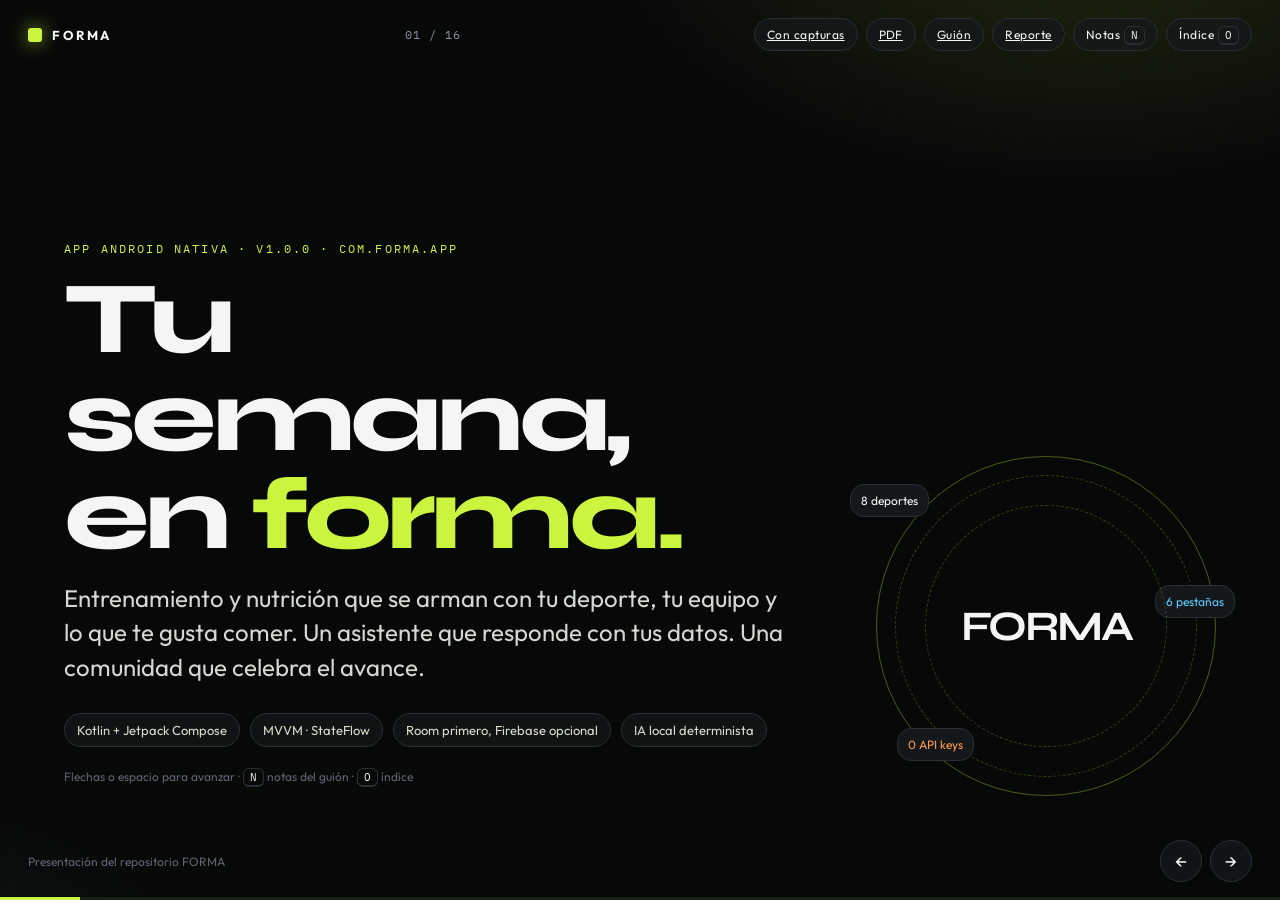
<file: docs/presentacion/index.html>
<!DOCTYPE html>
<html lang="es">
<head>
  <meta charset="utf-8" />
  <meta name="viewport" content="width=device-width, initial-scale=1" />
  <title>FORMA — Presentación del proyecto</title>
  <link rel="preconnect" href="https://fonts.googleapis.com" />
  <link rel="preconnect" href="https://fonts.gstatic.com" crossorigin />
  <link href="https://fonts.googleapis.com/css2?family=IBM+Plex+Mono:wght@400;500&family=Outfit:wght@360;480;640;750&family=Syne:wght@600;700;800&display=swap" rel="stylesheet" />
  <link rel="stylesheet" href="presentacion.css" />
</head>
<body>
  <div class="deck">
    <header class="chrome top">
      <div class="brand"><span class="mark"></span> FORMA</div>
      <div class="counter" id="counter">01 / 16</div>
      <div class="tools">
        <a class="tool" href="con-capturas.html">Con capturas</a>
        <a class="tool" href="pdf/FORMA-presentacion.pdf">PDF</a>
        <a class="tool" href="guion.html">Guión</a>
        <a class="tool" href="reporte.html">Reporte</a>
        <button class="tool" id="btn-notes" type="button">Notas <kbd>N</kbd></button>
        <button class="tool" id="btn-overview" type="button">Índice <kbd>O</kbd></button>
      </div>
    </header>

    <main class="viewport" id="viewport">
      <section class="slide active" data-title="Portada">
        <div class="hero">
          <div class="hero-copy">
            <div class="kicker">App Android nativa · v1.0.0 · com.forma.app</div>
            <h1>Tu semana,<br />en <span>forma.</span></h1>
            <p class="lead">Entrenamiento y nutrición que se arman con tu deporte, tu equipo y lo que te gusta comer. Un asistente que responde con tus datos. Una comunidad que celebra el avance.</p>
            <div class="meta-row">
              <span class="pill">Kotlin + Jetpack Compose</span>
              <span class="pill">MVVM · StateFlow</span>
              <span class="pill">Room primero, Firebase opcional</span>
              <span class="pill">IA local determinista</span>
            </div>
            <p class="legend" style="margin-top:22px">Flechas o espacio para avanzar · <kbd>N</kbd> notas del guión · <kbd>O</kbd> índice</p>
          </div>
          <div class="orbit" aria-hidden="true">
            <strong>FORMA</strong>
            <div class="sat a">8 deportes</div>
            <div class="sat b">6 pestañas</div>
            <div class="sat c">0 API keys</div>
          </div>
        </div>
        <aside class="notes"><h4>Guión · 40 s</h4><p>Abre en silencio un segundo y deja que se lea el titular. Di: FORMA es una app Android que arma la rutina y la comida de la semana a partir del perfil real de la persona. Funciona completa sin internet y sin llave de inteligencia artificial. Hoy vamos a recorrer el producto, las funciones que lo sostienen y las decisiones de arquitectura.</p></aside>
      </section>

      <section class="slide" data-title="La tesis">
        <div class="kicker">02 · Tesis</div>
        <h2>El mismo perfil produce siempre el mismo plan.</h2>
        <p class="lead">La personalización no es un prompt al azar. Es una función pura del perfil: deporte, nivel, objetivo, equipo e ingredientes. Cambias un dato y cambia la semana. No cambias nada y el lunes sigue siendo el mismo lunes.</p>
        <div class="grid-3 wide">
          <article class="card"><div class="num">seed</div><h3>Rutina</h3><p><span class="fn">RoutineGenerator.seedOf</span> mezcla id, equipo, nivel y objetivo. <span class="fn">generate</span> devuelve siete sesiones.</p></article>
          <article class="card aqua"><div class="num">score</div><h3>Comida</h3><p><span class="fn dim">MealPlanGenerator.optionsFor</span> puntúa recetas por ingredientes favoritos y cercanía calórica.</p></article>
          <article class="card violet"><div class="num">intent</div><h3>Coach</h3><p><span class="fn">LocalCoach.answer</span> reconoce la pregunta y responde con peso, IMC y calorías del perfil.</p></article>
        </div>
        <aside class="notes"><h4>Guión · 50 s</h4><p>Esta es la idea que sostiene todo el proyecto. No hay magia opaca. Si Frida pesa 65 kg, quiere ganar músculo y marcó un rack de sentadillas, la rutina y el menú salen de ese perfil y se pueden repetir en una prueba unitaria. Menciona los tres motores: RoutineGenerator, MealPlanGenerator y LocalCoach.</p></aside>
      </section>

      <section class="slide" data-title="Para quién">
        <div class="kicker">03 · Producto</div>
        <h2>Una sola app para entrenar, comer, compartir y aprender.</h2>
        <div class="grid-2 wide">
          <div class="stack">
            <article class="card"><h3>Se abre con quien eres</h3><p>Correo, Google o cuenta local. Luego cinco pasos: nombre, cuerpo, deporte y objetivo, equipo disponible, alimentos que te gustan.</p></article>
            <article class="card"><h3>Se queda en el teléfono</h3><p>Room y DataStore guardan perfil, marcas, comidas, chat y guardados. Firebase entra solo si existe <span class="mono">google-services.json</span>.</p></article>
            <article class="card"><h3>Habla español de punta a punta</h3><p>Catálogos, artículos, coach, empty states y comunidad. El tono es de entrenador, no de manual.</p></article>
          </div>
          <div class="grid-2">
            <article class="card"><div class="num">8</div><h3>Deportes</h3><p>Gym, yoga, running, pilates, ciclismo, natación, CrossFit y boxeo.</p></article>
            <article class="card"><div class="num">60</div><h3>Ejercicios</h3><p>Catálogo de gym filtrado por la máquina que sí tienes.</p></article>
            <article class="card"><div class="num">57</div><h3>Recetas</h3><p>Desayuno, almuerzo, snack y cena, con macros e ingredientes.</p></article>
            <article class="card"><div class="num">63</div><h3>Alimentos</h3><p>Proteína, carbos, fibra, grasas, fruta, lácteos y snacks.</p></article>
          </div>
        </div>
        <aside class="notes"><h4>Guión · 55 s</h4><p>Recorre los números sin leerlos todos. Quédate con tres: ocho deportes, el equipo real del usuario y un plan de comidas que prefiere lo que ya le gusta. Subraya que la interfaz entera está en español y que la nube es opcional.</p></aside>
      </section>

      <section class="slide" data-title="Recorrido">
        <div class="kicker">04 · Arranque</div>
        <h2>De la cuenta a la primera semana.</h2>
        <div class="split wide">
          <div>
            <div class="flow">
              <span>Loading</span><i>→</i>
              <span>NeedsAuth</span><i>→</i>
              <span>NeedsOnboarding</span><i>→</i>
              <span>Ready</span>
            </div>
            <p class="lead" style="margin-top:18px">Ese flujo vive en <span class="fn">RootViewModel</span> y lo pinta <span class="fn">FormaApp</span>. La barra inferior solo aparece cuando la ruta es una de las seis pestañas.</p>
            <div class="steps">
              <div class="step"><b>1</b><div>Nombre y foto <small><span class="fn">onName</span> <span class="fn">onPhoto</span> · mínimo 2 letras</small></div></div>
              <div class="step"><b>2</b><div>Edad, peso, estatura <small><span class="fn">onAge</span> <span class="fn">onWeight</span> <span class="fn">onHeight</span></small></div></div>
              <div class="step"><b>3</b><div>Objetivo, deporte y nivel <small><span class="fn">onGoal</span> <span class="fn">onSport</span> <span class="fn">onLevel</span></small></div></div>
              <div class="step"><b>4</b><div>Equipo del deporte <small><span class="fn">toggleEquipment</span> · al menos una pieza</small></div></div>
              <div class="step"><b>5</b><div>Ingredientes que te gustan <small><span class="fn">toggleIngredient</span> · mínimo 3, luego <span class="fn">next</span> guarda el perfil</small></div></div>
            </div>
          </div>
          <article class="card">
            <h3>Autenticación intercambiable</h3>
            <p style="margin-bottom:10px"><span class="fn">AuthModule.provideAuthRepository</span> elige implementación con <span class="mono">BuildConfig.HAS_FIREBASE</span>.</p>
            <p><span class="fn dim">LocalAuthRepository</span> persiste en DataStore: <span class="fn">signInWithEmail</span> <span class="fn">signUpWithEmail</span> <span class="fn">signInWithGoogle</span> <span class="fn">signOut</span>.</p>
            <p style="margin-top:10px"><span class="fn dim">FirebaseAuthRepository</span> usa el mismo contrato cuando hay <span class="mono">google-services.json</span>. La UI no se entera.</p>
            <p style="margin-top:14px" class="muted">Al cambiar de deporte, <span class="fn">onSport</span> reinicia el equipo con <span class="fn">EquipmentCatalog.defaultSelection</span>. 117 piezas repartidas en los ocho deportes.</p>
          </article>
        </div>
        <aside class="notes"><h4>Guión · 70 s</h4><p>Dibuja el camino con la mano: cargar, entrar, presentarte, usar la app. El onboarding tiene cinco pasos y reglas concretas: nombre de dos letras, equipo no vacío, al menos tres ingredientes. Si cambias de gym a yoga, el equipo anterior se descarta porque ya no aplica. La auth local y la de Firebase comparten la interfaz AuthRepository.</p></aside>
      </section>

      <section class="slide" data-title="Seis pestañas">
        <div class="kicker">05 · Mapa</div>
        <h2>Seis superficies, un perfil.</h2>
        <div class="grid-3 wide">
          <article class="card"><h3>Inicio</h3><p>Saludo por hora, tira de la semana, racha, kcal, entreno de hoy, IMC y artículos recomendados. <span class="fn">HomeViewModel</span></p></article>
          <article class="card aqua"><h3>Rutina</h3><p>Sesión del día, checks, cronómetro de descanso y cierre con foto. <span class="fn dim">RoutineViewModel</span> <span class="fn dim">FinishWorkoutViewModel</span></p></article>
          <article class="card orange"><h3>Dieta</h3><p>Cuatro comidas, cinco opciones, macros del día y foto del plato. <span class="fn warm">DietViewModel</span></p></article>
          <article class="card magenta"><h3>Comunidad</h3><p>Feed filtrable, like, cinco reacciones, seguir y publicar. <span class="fn">CommunityViewModel</span></p></article>
          <article class="card violet"><h3>IA</h3><p>Preguntas sugeridas y chat anclado al perfil. <span class="fn">AiViewModel</span> <span class="fn">ChatRepository.send</span></p></article>
          <article class="card"><h3>Aprender</h3><p>Diez artículos, buscador, categorías y guardados. <span class="fn">LearnViewModel</span> <span class="fn">ArticleViewModel</span></p></article>
        </div>
        <p class="muted wide">Rutas en <span class="fn">Routes</span>: home, routine, diet, community, ai, learn, más profile, notifications, ingredients, recipe y finish. <span class="fn">navigateToTab</span> conserva el estado de cada pestaña.</p>
        <aside class="notes"><h4>Guión · 45 s</h4><p>No entres aún al detalle. Di que cada pestaña es un ViewModel con un estado sellado o un data class, y que todas leen el mismo UserProfile. El perfil es la fuente; las pestañas son vistas.</p></aside>
      </section>

      <section class="slide" data-title="Inicio">
        <div class="kicker">06 · Inicio</div>
        <div class="split">
          <div>
            <h2>El día, en una pantalla.</h2>
            <p class="lead"><span class="fn">todayWeekDay</span> traduce el calendario a <span class="mono">WeekDay</span>. <span class="fn">greeting</span> saluda según la hora. El estado combina perfil, estadísticas, artículos y la sesión de hoy.</p>
            <div class="grid-2" style="margin-top:16px">
              <article class="card"><h3>TrainingStats</h3><p>Entrenos de la semana, racha en días, kcal y el conjunto de días completados. Sale de <span class="fn">TrainingRepository.stats</span>.</p></article>
              <article class="card"><h3>Cuerpo</h3><p><span class="fn">bmi</span> y <span class="fn">bmiLabel</span> (Bajo, Normal, Alto, Muy alto). <span class="fn">dailyCalories</span> usa Mifflin–St Jeor más el turno del objetivo.</p></article>
            </div>
            <p class="muted" style="margin-top:14px">Accesos: <span class="fn">onOpenTab</span>, <span class="fn">onOpenArticle</span>, perfil y <span class="fn">NotificationsScreen</span>. Si la rutina falla, <span class="fn">retry</span> vuelve a pedirla.</p>
          </div>
          <div class="phone" aria-hidden="true">
            <div class="bar"></div>
            <div class="ph-greet">Buenas tardes,</div>
            <div class="ph-name">Frida</div>
            <div class="ph-stats">
              <div><b>3</b><span>entrenos</span></div>
              <div><b>5</b><span>racha</span></div>
              <div><b>980</b><span>kcal</span></div>
            </div>
            <div class="ph-card">
              <span class="soft">Hoy · Pierna</span>
              <b>Cuádriceps y glúteo</b>
              <span class="muted">5 ejercicios · ~70 min</span>
            </div>
            <div class="ph-card" style="background:#14181c">
              <span class="soft">IMC</span>
              <b>22.5 · Normal</b>
            </div>
          </div>
        </div>
        <aside class="notes"><h4>Guión · 50 s</h4><p>Señala el teléfono. Inicio no inventa un dashboard: junta lo que ya calcularon entrenamiento, perfil y artículos. El saludo cambia con la hora. El IMC está en el modelo, no hardcodeado en la pantalla. Menciona que el ejemplo de Frida es el mismo perfil que usan las pruebas.</p></aside>
      </section>

      <section class="slide" data-title="Rutina">
        <div class="kicker">07 · Rutina · en vivo</div>
        <div class="split">
          <div>
            <h2>La semana sale del equipo que marcaste.</h2>
            <p class="lead">En gym, <span class="fn">gymPlan</span> elige el split según nivel. <span class="fn">pickExercises</span> solo toma lo que <span class="fn dim">GymExerciseCatalog.available</span> deja pasar. <span class="fn">toExercise</span> fija series, repeticiones y descanso.</p>
            <div class="lab card" style="margin-top:14px">
              <div class="grid-2">
                <div>
                  <label for="level">Nivel</label>
                  <select id="level">
                    <option value="beginner">Principiante · full body</option>
                    <option value="intermediate" selected>Intermedio · bro split</option>
                    <option value="advanced">Avanzado · volumen alto</option>
                  </select>
                </div>
                <div>
                  <label for="goal">Objetivo</label>
                  <select id="goal">
                    <option value="gain_muscle" selected>Ganar músculo</option>
                    <option value="lose_fat">Bajar grasa</option>
                    <option value="maintain">Mantenerme</option>
                    <option value="endurance">Más resistencia</option>
                  </select>
                </div>
              </div>
              <div id="week" style="margin-top:12px"></div>
              <p class="muted" id="week-note" style="margin-top:8px"></p>
            </div>
          </div>
          <div class="stack">
            <article class="card">
              <h3>Durante la sesión</h3>
              <p><span class="fn">selectDay</span> cambia el día y apaga el timer. <span class="fn">toggleExercise</span> persiste el check y, si lo marcas hecho, llama <span class="fn">startTimer</span>. <span class="fn">resetDay</span> limpia el día.</p>
            </article>
            <article class="card">
              <h3>Al terminar</h3>
              <p><span class="fn">FinishWorkoutViewModel.save</span> crea la <span class="mono">WorkoutSession</span>. Si compartes, <span class="fn">CommunityRepository.publish</span> sube la foto al feed.</p>
            </article>
            <article class="card">
              <h3>Otros deportes</h3>
              <p><span class="fn">SportSessionTemplates.sessions</span> arma running, yoga, pilates, ciclismo, natación, CrossFit y boxeo con el material marcado.</p>
            </article>
          </div>
        </div>
        <aside class="notes"><h4>Guión · 75 s</h4><p>Mueve el selector de nivel delante del público. Principiante ve cuerpo completo y un día de cardio. Intermedio ve pecho, espalda, pierna, hombro, brazo. Avanzado sube a seis ejercicios. Si el objetivo es bajar grasa o resistencia, el sábado mete más cardio. Di las reglas de toExercise: el primer ejercicio es compuesto, más series si el nivel sube, repeticiones altas si el objetivo es grasa o resistencia, descansos de 45 a 120 segundos. El cronómetro no es decoración: startTimer corre en el ViewModel con delay de un segundo.</p></aside>
      </section>

      <section class="slide" data-title="Dieta">
        <div class="kicker">08 · Dieta · en vivo</div>
        <div class="split">
          <div>
            <h2>Calorías con tu cuerpo. Plato con tu gusto.</h2>
            <div class="lab card">
              <label>Peso <b id="wlab">65 kg</b></label>
              <input id="weight" type="range" min="45" max="120" value="65" />
              <label>Estatura <b id="hlab">170 cm</b></label>
              <input id="height" type="range" min="145" max="200" value="170" />
              <label>Edad <b id="alab">21</b></label>
              <input id="age" type="range" min="16" max="70" value="21" />
              <div class="metric"><span>IMC</span><strong id="bmi">22.5</strong></div>
              <div class="metric"><span>Meta del día</span><strong id="kcal">—</strong></div>
              <div class="metric"><span>Proteína</span><strong id="protein">—</strong></div>
              <p class="muted" id="split-kcal"></p>
            </div>
          </div>
          <div>
            <p class="lead">Mifflin–St Jeor, factor de actividad por nivel y <span class="mono">Goal.calorieShift</span>: −350, +300, 0 o +150. Luego se redondea a decenas.</p>
            <article class="card" style="margin-top:14px">
              <h3>Cómo se eligen las 5 opciones</h3>
              <p><span class="fn">optionsFor</span> puntúa cada receta: cobertura de ingredientes favoritos por 1.5, menos la distancia a las calorías del momento por 1.3, más un jitter determinista. Rota la lista con el índice del día para que el lunes y el jueves no propongan lo mismo. La opción por defecto es la más cercana a la meta de ese slot.</p>
            </article>
            <p class="muted" style="margin-top:12px">Reparto: desayuno 26 %, almuerzo 36 %, snack 12 %, cena 26 %. En pantalla: <span class="fn">selectDay</span> <span class="fn">chooseOption</span> <span class="fn">setPlatePhoto</span> <span class="fn">RecipeDetailViewModel.onPlatePhoto</span>.</p>
          </div>
        </div>
        <aside class="notes"><h4>Guión · 70 s</h4><p>Sube el peso delante de todos y deja que cambien IMC, calorías y proteína. Explica en una frase la fórmula: metabolismo basal, multiplicado por actividad, más el ajuste del objetivo. Proteína: 2 g por kilo si quieres músculo, 2.2 si quieres bajar grasa, 1.7 en el resto. Las cinco opciones no son aleatorias: premian los ingredientes que marcaste y se acercan a las calorías de esa comida. Puedes cambiar la opción y fotografiar el plato.</p></aside>
      </section>

      <section class="slide" data-title="Comunidad">
        <div class="kicker">09 · Comunidad</div>
        <h2>Un feed para el progreso.</h2>
        <p class="lead">Like, cinco reacciones, seguir y publicar. El hilo de comentarios queda fuera del producto: el feed muestra el logro, no la pelea.</p>
        <div class="grid-4 wide">
          <article class="card"><div class="num">8</div><h3>Voces semilla</h3><p>María, Carlos, Ana, Daniela, Luis, Sofía, Miguel y Renata. Una por deporte. <span class="fn">CommunitySeed.posts</span></p></article>
          <article class="card magenta"><div class="num">5</div><h3>Reacciones</h3><p>Fuego, fuerza, aplauso, amor e imparable. Enum <span class="mono">Reaction</span>.</p></article>
          <article class="card"><h3>Gestos</h3><p><span class="fn">toggleLike</span> <span class="fn">react</span> <span class="fn">toggleFollow</span> <span class="fn">selectSport</span> <span class="fn">publish</span></p></article>
          <article class="card"><h3>Tu muro</h3><p><span class="fn">myPosts</span> y <span class="fn">syncMeWithProfile</span> mantienen tu autor alineado con el perfil.</p></article>
        </div>
        <aside class="notes"><h4>Guión · 40 s</h4><p>Esta diapositiva es de producto, no de algoritmo. La decisión es deliberada: se puede reaccionar y seguir, y no hay caja de comentarios. El feed nunca nace vacío gracias a ocho publicaciones semilla. Cuando terminas un entreno y eliges compartir, esa foto entra por publish.</p></aside>
      </section>

      <section class="slide" data-title="IA">
        <div class="kicker">10 · Asistente · pruébalo</div>
        <div class="split">
          <div>
            <h2>Un coach que ya conoce tu peso.</h2>
            <p class="lead"><span class="fn">AiRepository</span> es la única puerta. Hoy Hilt inyecta <span class="fn">LocalAiRepository</span>. <span class="fn dim">RemoteAiRepository.answer</span> llama a un chat compatible con OpenAI y, si no hay llave o la red falla, vuelve al coach local.</p>
            <div class="card lab" style="margin-top:12px">
              <div class="chat-log" id="chat"></div>
              <div class="row">
                <input id="q" type="text" placeholder="Pregunta por proteína, sueño, cardio…" />
                <button class="send" id="ask" type="button">Enviar</button>
              </div>
              <div class="tabs" id="suggestions" style="margin-top:10px"></div>
            </div>
          </div>
          <div class="stack">
            <article class="card violet">
              <h3>16 intenciones</h3>
              <p>Proteína, sentadilla, preentreno, descanso, hombro, cardio, IMC, calorías, agua, creatina, sueño, agujetas, rutina, bajar grasa, ganar músculo y dolor. <span class="fn">normalize</span> quita acentos antes de contar palabras.</p>
            </article>
            <article class="card">
              <h3>Lo que sigue en el modelo local</h3>
              <p>La rutina y las comidas siguen generándose en el dispositivo aunque el chat sea remoto: así los ejercicios y las recetas siempre existen en el catálogo. <span class="fn">ChatRepositoryImpl.send</span> guarda pregunta y respuesta en Room.</p>
            </article>
            <article class="card">
              <h3>Preguntas de arranque</h3>
              <p><span class="mono">LocalCoach.suggestedQuestions</span> alimenta la UI. <span class="fn">AiViewModel.send</span> y <span class="fn">clear</span> manejan el hilo.</p>
            </article>
          </div>
        </div>
        <aside class="notes"><h4>Guión · 70 s</h4><p>Escribe «¿cuánta proteína?» y lee la respuesta: tiene que citar los kilos de la diapositiva de Dieta. Prueba «cardio» y señala que el orden cambia con el objetivo elegido en Rutina: las dos diapositivas comparten el perfil de la demo. Cierra con la red de seguridad: RemoteAiRepository nunca deja la pantalla muda; si la API falla, LocalCoach contesta.</p></aside>
      </section>

      <section class="slide" data-title="Aprender">
        <div class="kicker">11 · Aprender</div>
        <h2>Diez lecturas, cinco cajones.</h2>
        <div class="grid-2 wide">
          <article class="card">
            <h3>Catálogo</h3>
            <p>Técnica, nutrición, lesiones, recuperación y mentalidad. Cada artículo trae resumen, minutos, secciones y una imagen. El coach cita títulos reales, por ejemplo la sentadilla profunda.</p>
            <p style="margin-top:10px"><span class="fn">ArticleCatalog.byId</span> <span class="fn">LearnRepository.articles</span> <span class="fn">recommended</span> <span class="fn">toggleSaved</span></p>
          </article>
          <article class="card">
            <h3>En la pantalla</h3>
            <p><span class="fn">selectCategory</span> filtra. <span class="fn">onQueryChange</span> busca. <span class="fn">toggleOnlySaved</span> deja solo lo marcado. <span class="fn">ArticleViewModel.toggleSaved</span> persiste el estado y, con Firebase, lo empuja a <span class="mono">article_states</span>.</p>
            <p style="margin-top:10px" class="muted">Inicio muestra el subconjunto de <span class="fn">recommended</span>, así la lectura empieza donde ya estás entrenando.</p>
          </article>
        </div>
        <div class="meta-row">
          <span class="pill">Sentadilla profunda</span>
          <span class="pill">Hombro y manguito</span>
          <span class="pill">Ventana anabólica</span>
          <span class="pill">Sueño</span>
          <span class="pill">Sobrecarga progresiva</span>
          <span class="pill">Cardio y pesas</span>
          <span class="pill">Proteína de verdad</span>
          <span class="pill">Agujetas</span>
          <span class="pill">Constancia</span>
          <span class="pill">Core</span>
        </div>
        <aside class="notes"><h4>Guión · 35 s</h4><p>Aprender no es un blog pegado. Es el mismo conocimiento que el coach resume. Si alguien pregunta por sentadilla, la respuesta apunta al artículo. Guardar es local y, si hay nube, se sincroniza.</p></aside>
      </section>

      <section class="slide" data-title="Arquitectura">
        <div class="kicker">12 · Arquitectura</div>
        <h2>Una dirección. Un módulo.</h2>
        <p class="lead">Estado unidireccional: el repositorio expone <span class="mono">Flow</span>, el ViewModel lo reduce a <span class="mono">StateFlow</span>, Compose lo recoge con <span class="fn">collectAsStateWithLifecycle</span>.</p>
        <div class="wide">
          <div class="layer"><b>ui</b> 14 ViewModels y las pantallas Compose. Navegación en FormaApp, Destinations y FormaBottomBar.</div>
          <div class="layer aqua"><b>domain</b> Modelos puros y 8 interfaces: Auth, Profile, Training, Nutrition, Community, Learn, Chat, Ai.</div>
          <div class="layer orange"><b>data</b> Room, DataStore, catálogos, generadores, repositorios Room-first y la nube.</div>
          <div class="layer violet"><b>di</b> DatabaseModule, AiModule, AuthModule, RepositoryModule, CloudModule. Hilt, un grafo.</div>
          <div class="layer magenta"><b>designsystem + core</b> FormaTheme, componentes, FormaImage e ImageStore.persist.</div>
        </div>
        <p class="muted wide">76 archivos Kotlin · cerca de 13 800 líneas en el módulo <span class="mono">:app</span>. JDK 17, compileSdk 35, minSdk 26.</p>
        <aside class="notes"><h4>Guión · 50 s</h4><p>Recorre las capas de arriba hacia abajo. La UI no habla con Firestore ni con el catálogo de recetas: habla con interfaces. Eso permite cambiar la IA o la auth con un binding. Un solo módulo Gradle mantiene el proyecto abrible en Android Studio sin coreografía de módulos.</p></aside>
      </section>

      <section class="slide" data-title="Funciones">
        <div class="kicker">13 · Funciones que usamos</div>
        <h2>El mapa, por capa.</h2>
        <div class="tabs" id="layer-tabs"></div>
        <div class="card" id="layer-body"></div>
        <aside class="notes"><h4>Guión · 60 s</h4><p>Quédate en dos pestañas si el tiempo aprieta: Repositorios y Motor. Lee en voz alta solo los verbos que el usuario siente: guardar perfil, marcar ejercicio, elegir comida, publicar, preguntar. El resto está en el reporte para quien quiera la lista completa. Cambia de pestaña una vez para mostrar que no es un slide estático.</p></aside>
      </section>

      <section class="slide" data-title="Datos">
        <div class="kicker">14 · Datos y privacidad</div>
        <h2>Room manda. La nube acompaña.</h2>
        <div class="grid-2 wide">
          <article class="card">
            <h3>Ocho tablas</h3>
            <p>user_profile, exercise_log, workout_session, meal_choice, authors, posts, chat_messages, article_states. DAOs con <span class="fn">observe</span>, <span class="fn">upsert</span> y clears. Preferencias de sesión, descanso y recordatorios en <span class="fn">FormaPreferences</span>.</p>
          </article>
          <article class="card">
            <h3>Contrato remoto</h3>
            <p><span class="fn">FormaCloudStore</span> declara pull, upserts y <span class="fn">uploadUserFile</span>. <span class="fn dim">NoOpCloudStore</span> no hace nada. <span class="fn dim">FirebaseCloudStore</span> habla con Firestore y Storage. <span class="fn">CloudSyncManager</span> hace pull al entrar y push en cada guardado.</p>
          </article>
        </div>
        <p class="wide">Reglas: <span class="fn">isOwner</span> cierra <span class="mono">users/{uid}/…</span>. El feed <span class="mono">posts/</span> es lo público. Fotos en Storage bajo el uid. <span class="fn">ImageStore.persist</span> copia al almacenamiento interno lo que el usuario elige.</p>
        <aside class="notes"><h4>Guión · 45 s</h4><p>La frase para llevarse: sin archivo de Firebase la app es offline de verdad. Con el archivo, Room sigue siendo la caché y la UI no cambia. Las reglas impiden leer el perfil de otra persona. El feed sí es público, a propósito.</p></aside>
      </section>

      <section class="slide" data-title="Calidad">
        <div class="kicker">15 · Calidad y stack</div>
        <h2>Lo que ya está probado.</h2>
        <div class="grid-2 wide">
          <article class="card">
            <table>
              <thead><tr><th>Prueba</th><th>Qué fija</th></tr></thead>
              <tbody>
                <tr><td>RoutineGeneratorTest</td><td>7 días, determinismo, esfuerzo, equipo permitido, un plan por deporte</td></tr>
                <tr><td>MealPlanGeneratorTest</td><td>5 opciones, meta calórica, rotación, gustos, determinismo</td></tr>
                <tr><td>LocalCoachTest</td><td>Usa el peso real, ignora acentos, nunca responde vacío, sirve sin perfil</td></tr>
                <tr><td>NoOpCloudStoreTest</td><td>La nube apagada no rompe el contrato</td></tr>
              </tbody>
            </table>
          </article>
          <article class="card">
            <h3>Versiones</h3>
            <p>Kotlin 2.0.21 · AGP 8.7.3 · Compose BOM 2024.12 · Hilt 2.52 · Room 2.6.1 · Navigation 2.8.5 · DataStore 1.1.1 · Coil 2.7 · OkHttp 4.12 · Firebase BOM 33.7 · Coroutines 1.9 · Turbine en tests.</p>
            <p style="margin-top:10px">Release con minify y shrink. ProGuard incluido. <span class="mono">./gradlew test</span> corre las unitarias. <span class="mono">assembleDebug</span> produce el APK.</p>
          </article>
        </div>
        <aside class="notes"><h4>Guión · 40 s</h4><p>No recites versiones. Di que las tres piezas generativas tienen pruebas de determinismo: el mismo perfil, el mismo resultado. Esa es la propiedad que permite enseñar la app sin una cuenta de OpenAI. El comando es ./gradlew test.</p></aside>
      </section>

      <section class="slide" data-title="Cierre">
        <div class="kicker">16 · Cierre</div>
        <h2>FORMA ya se puede abrir, usar y explicar.</h2>
        <div class="grid-3 wide">
          <article class="card"><h3>Abrir</h3><p>Android Studio Ladybug o posterior, JDK 17, API 26+. <span class="mono">./gradlew installDebug</span></p></article>
          <article class="card"><h3>Encender la nube</h3><p>Coloca <span class="mono">google-services.json</span> y despliega las reglas de <span class="mono">firebase/</span>.</p></article>
          <article class="card"><h3>Encender el modelo</h3><p>En <span class="mono">AiModule</span>, ata <span class="mono">RemoteAiRepository</span> y define <span class="mono">FORMA_AI_API_KEY</span>.</p></article>
        </div>
        <p class="lead" style="margin-top:28px">Un perfil. Una semana. Un plato. Una comunidad breve. Un coach que contesta aunque el mundo esté offline.</p>
        <div class="meta-row">
          <a class="pill" href="guion.html">Abrir el guión completo</a>
          <a class="pill" href="reporte.html">Abrir el reporte técnico</a>
        </div>
        <aside class="notes"><h4>Guión · 30 s</h4><p>Cierra sin lista de disculpas. Repite la tesis: el plan es una función del perfil. Invita a abrir el reporte si quieren cada función, cada tabla y cada prueba. Agradece y deja la última frase en pantalla.</p></aside>
      </section>
    </main>

    <footer class="chrome bottom">
      <div class="legend">Presentación del repositorio FORMA</div>
      <div class="arrows">
        <button class="arrow" id="prev" type="button" aria-label="Anterior">←</button>
        <button class="arrow" id="next" type="button" aria-label="Siguiente">→</button>
      </div>
    </footer>
    <div class="progress" aria-hidden="true"><span id="bar"></span></div>
  </div>

  <div class="overview" id="overview">
    <div class="overview-grid" id="overview-grid"></div>
  </div>

  <script src="presentacion.js"></script>
</body>
</html>
</file>
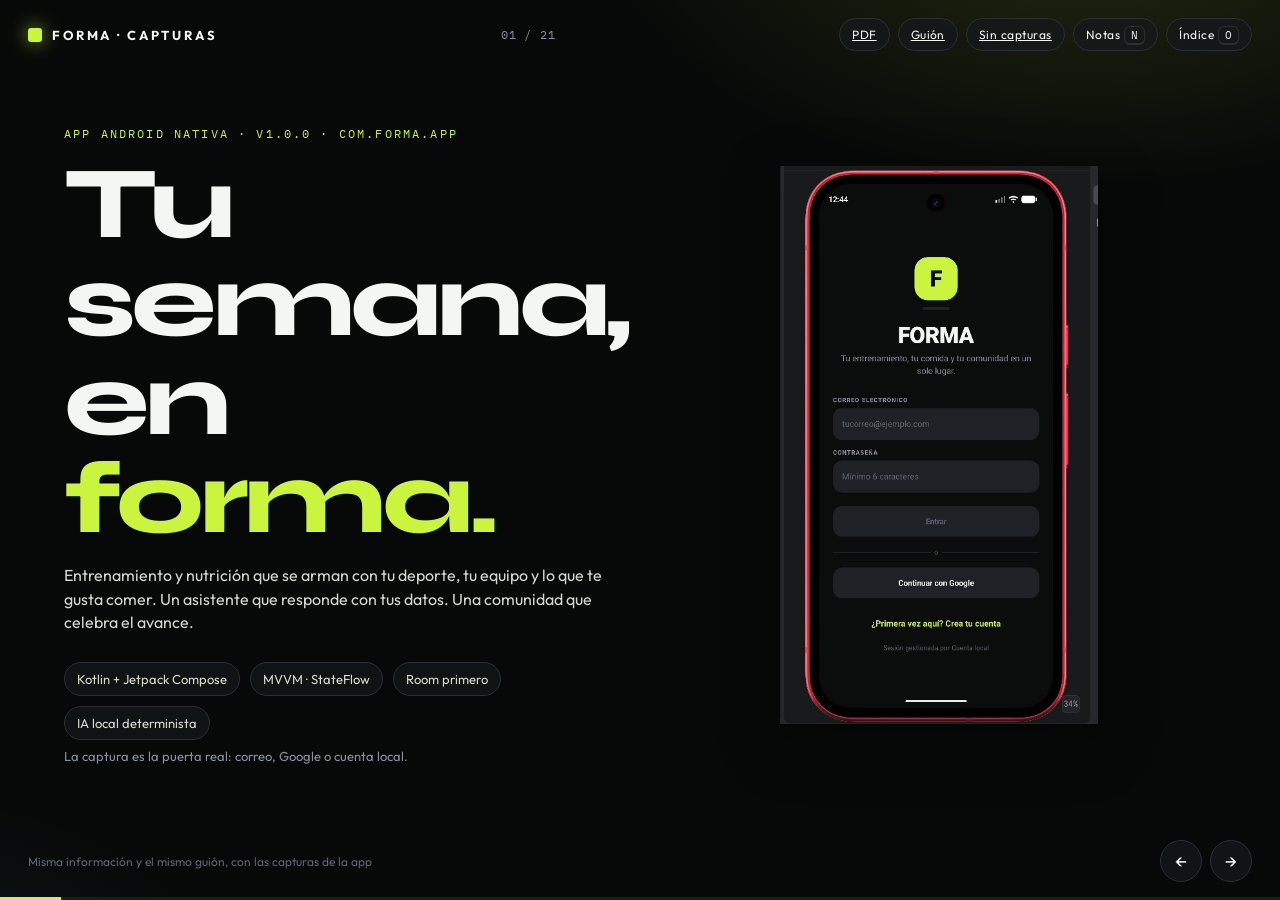
<file: docs/presentacion/con-capturas.html>
<!DOCTYPE html>
<html lang="es">
<head>
  <meta charset="utf-8" />
  <meta name="viewport" content="width=device-width, initial-scale=1" />
  <title>FORMA — Presentación con capturas</title>
  <link rel="preconnect" href="https://fonts.googleapis.com" />
  <link rel="preconnect" href="https://fonts.gstatic.com" crossorigin />
  <link href="https://fonts.googleapis.com/css2?family=IBM+Plex+Mono:wght@400;500&family=Outfit:wght@360;480;640;750&family=Syne:wght@600;700;800&display=swap" rel="stylesheet" />
  <link rel="stylesheet" href="presentacion.css" />
  <link rel="stylesheet" href="capturas.css" />
</head>
<body>
  <div class="deck">
    <header class="chrome top">
      <div class="brand"><span class="mark"></span> FORMA · CAPTURAS</div>
      <div class="counter" id="counter">01 / 21</div>
      <div class="tools">
        <a class="tool" href="pdf/FORMA-presentacion-con-capturas.pdf">PDF</a>
        <a class="tool" href="guion.html">Guión</a>
        <a class="tool" href="index.html">Sin capturas</a>
        <button class="tool" id="btn-notes" type="button">Notas <kbd>N</kbd></button>
        <button class="tool" id="btn-overview" type="button">Índice <kbd>O</kbd></button>
      </div>
    </header>

    <main class="viewport" id="viewport">
      <section class="slide shot active" data-title="Portada">
        <div>
          <div class="kicker">App Android nativa · v1.0.0 · com.forma.app</div>
          <h1>Tu semana,<br />en <span style="color:var(--lime)">forma.</span></h1>
          <p class="lead">Entrenamiento y nutrición que se arman con tu deporte, tu equipo y lo que te gusta comer. Un asistente que responde con tus datos. Una comunidad que celebra el avance.</p>
          <div class="meta-row">
            <span class="pill">Kotlin + Jetpack Compose</span>
            <span class="pill">MVVM · StateFlow</span>
            <span class="pill">Room primero</span>
            <span class="pill">IA local determinista</span>
          </div>
          <p class="cap">La captura es la puerta real: correo, Google o cuenta local.</p>
        </div>
        <div class="phones"><img src="capturas/01-auth.png" alt="Pantalla de acceso de FORMA" /></div>
        <aside class="notes"><h4>Guión · bloque 01 · 40 s</h4><p>Mismo texto de portada. Señala el teléfono: ahí se entra con correo o con Google. La línea de abajo dice que esta sesión la gestiona la cuenta local, porque no hay Firebase en la demo.</p></aside>
      </section>

      <section class="slide" data-title="La tesis">
        <div class="kicker">02 · Tesis</div>
        <h2>El mismo perfil produce siempre el mismo plan.</h2>
        <p class="lead">La personalización no es un prompt al azar. Es una función pura del perfil: deporte, nivel, objetivo, equipo e ingredientes. Cambias un dato y cambia la semana. No cambias nada y el lunes sigue siendo el mismo lunes.</p>
        <div class="grid-3 wide">
          <article class="card"><div class="num">seed</div><h3>Rutina</h3><p><span class="fn">RoutineGenerator.seedOf</span> mezcla id, equipo, nivel y objetivo. <span class="fn">generate</span> devuelve siete sesiones.</p></article>
          <article class="card aqua"><div class="num">score</div><h3>Comida</h3><p><span class="fn dim">MealPlanGenerator.optionsFor</span> puntúa recetas por ingredientes favoritos y cercanía calórica.</p></article>
          <article class="card violet"><div class="num">intent</div><h3>Coach</h3><p><span class="fn">LocalCoach.answer</span> reconoce la pregunta y responde con peso, IMC y calorías del perfil.</p></article>
        </div>
        <aside class="notes"><h4>Guión · bloque 02 · 50 s</h4><p>Igual que la presentación sin capturas. Nombra RoutineGenerator, MealPlanGenerator y LocalCoach. La Frida de las fotos es el ejemplo vivo de esta tesis.</p></aside>
      </section>

      <section class="slide shot" data-title="Producto">
        <div>
          <div class="kicker">03 · Producto</div>
          <h2>Una sola app para entrenar, comer, compartir y aprender.</h2>
          <div class="grid-2" style="margin-top:12px">
            <article class="card"><div class="num">8</div><h3>Deportes</h3><p>Del gym al boxeo.</p></article>
            <article class="card"><div class="num">60</div><h3>Ejercicios</h3><p>Filtrados por tu equipo.</p></article>
            <article class="card"><div class="num">57</div><h3>Recetas</h3><p>Con macros e ingredientes.</p></article>
            <article class="card"><div class="num">63</div><h3>Alimentos</h3><p>Los que marcas como tuyos.</p></article>
          </div>
        </div>
        <div class="phones"><img src="capturas/07-inicio.png" alt="Inicio con perfil, accesos y artículos" /></div>
        <aside class="notes"><h4>Guión · bloque 03 · 55 s</h4><p>Quédate con tres cifras: ocho deportes, sesenta ejercicios, cincuenta y siete recetas. El teléfono ya enseña el inicio de Frida: IMC, accesos y artículos. La nube sigue siendo opcional.</p></aside>
      </section>

      <section class="slide shot pair" data-title="Perfil y cuerpo">
        <div>
          <div class="kicker">04 · Onboarding · pasos 1 y 2</div>
          <h2>De la cuenta a la primera semana.</h2>
          <p class="lead"><span class="fn">RootViewModel</span> pasa de NeedsAuth a NeedsOnboarding. <span class="fn">OnboardingViewModel.next</span> guarda el perfil al final.</p>
          <div class="steps">
            <div class="step"><b>1</b><div>Nombre y foto <small><span class="fn">onName</span> <span class="fn">onPhoto</span> · mínimo 2 letras</small></div></div>
            <div class="step"><b>2</b><div>Edad, peso, estatura y objetivo <small><span class="fn">onAge</span> <span class="fn">onWeight</span> <span class="fn">onHeight</span> <span class="fn">onGoal</span></small></div></div>
          </div>
          <p class="cap">Frida González, 21 años, 60 kg, 158 cm, ganar músculo.</p>
        </div>
        <div class="phones">
          <img src="capturas/02-perfil.png" alt="Paso 1, crea tu perfil" />
          <img src="capturas/03-cuerpo.png" alt="Paso 2, tu cuerpo" />
        </div>
        <aside class="notes"><h4>Guión · bloque 04 · primera parte</h4><p>Dibuja el camino: entrar, presentarte, medir el cuerpo. El nombre de la captura es Frida González. El objetivo marcado es ganar músculo. Sigue con las dos láminas siguientes sin cambiar de bloque del guión.</p></aside>
      </section>

      <section class="slide shot pair" data-title="Deporte y equipo">
        <div>
          <div class="kicker">04 · Onboarding · pasos 3 y 4</div>
          <h2>El deporte cambia el equipo.</h2>
          <p class="lead"><span class="fn">onSport</span> tira las máquinas anteriores y carga <span class="fn">EquipmentCatalog.defaultSelection</span>. En gym hay que marcar al menos una pieza.</p>
          <p class="cap">Intermedio, gym, 18 máquinas. <span class="fn">selectAllEquipment</span> y <span class="fn">clearEquipment</span> están en Todo y Ninguno.</p>
        </div>
        <div class="phones">
          <img src="capturas/04-experiencia.png" alt="Paso 3, nivel y deporte" />
          <img src="capturas/05-gym.png" alt="Paso 4, máquinas del gym" />
        </div>
        <aside class="notes"><h4>Guión · bloque 04 · sigue</h4><p>Si cambiaras de gym a yoga, este equipo desaparece porque esas máquinas no existen en el otro deporte. La auth local y la de Firebase comparten AuthRepository. Aquí la captura dice cuenta local.</p></aside>
      </section>

      <section class="slide shot" data-title="Alimentos">
        <div>
          <div class="kicker">04 · Onboarding · paso 5</div>
          <h2>El menú sale de lo que te gusta.</h2>
          <p class="lead"><span class="fn">toggleIngredient</span> pide al menos tres alimentos. <span class="fn">next</span> guarda el <span class="mono">UserProfile</span> con <span class="mono">onboardingCompleted</span>.</p>
          <article class="card" style="margin-top:12px">
            <h3>Lo que Frida dejó marcado</h3>
            <p>Aguacate, aceite de oliva, almendras, crema de cacahuate, chía, plátano, fresas, arándanos, manzana, mango y limón. Ese conjunto es el que <span class="fn">optionsFor</span> va a premiar.</p>
          </article>
        </div>
        <div class="phones"><img src="capturas/06-alimentos.png" alt="Paso 5, alimentos favoritos" /></div>
        <aside class="notes"><h4>Guión · bloque 04 · cierra el onboarding</h4><p>Mínimo tres ingredientes. El botón ya dice Comenzar. A partir de aquí el perfil está cerrado y las pestañas leen los mismos datos.</p></aside>
      </section>

      <section class="slide" data-title="Seis pestañas">
        <div class="kicker">05 · Mapa</div>
        <h2>Seis superficies, un perfil.</h2>
        <div class="grid-3 wide">
          <article class="card"><h3>Inicio</h3><p>Saludo, racha, entreno de hoy, IMC y artículos. <span class="fn">HomeViewModel</span></p></article>
          <article class="card aqua"><h3>Rutina</h3><p>Checks, cronómetro y cierre con foto. <span class="fn dim">RoutineViewModel</span></p></article>
          <article class="card orange"><h3>Dieta</h3><p>Cuatro comidas y cinco opciones. <span class="fn warm">DietViewModel</span></p></article>
          <article class="card magenta"><h3>Comunidad</h3><p>Like, reacciones, seguir y publicar. <span class="fn">CommunityViewModel</span></p></article>
          <article class="card violet"><h3>IA</h3><p>Preguntas sugeridas y chat con tu perfil. <span class="fn">AiViewModel</span></p></article>
          <article class="card"><h3>Aprender</h3><p>Artículos, buscador y guardados. <span class="fn">LearnViewModel</span></p></article>
        </div>
        <p class="muted wide"><span class="fn">navigateToTab</span> conserva el estado de cada pestaña. La barra se ve en todas las capturas de aquí en adelante.</p>
        <aside class="notes"><h4>Guión · bloque 05 · 45 s</h4><p>No entres al detalle. Cada pestaña es un ViewModel y todas leen el mismo UserProfile. La barra inferior de las fotos es exactamente bottomTabs.</p></aside>
      </section>

      <section class="slide shot" data-title="Inicio">
        <div>
          <div class="kicker">06 · Inicio</div>
          <h2>El día, en una pantalla.</h2>
          <p class="lead"><span class="fn">todayWeekDay</span> y <span class="fn">greeting</span> arman el saludo. <span class="fn">HomeViewModel</span> junta perfil, <span class="fn">stats</span>, artículos y la sesión de hoy.</p>
          <article class="card" style="margin-top:12px">
            <h3>Lo que se lee en la captura</h3>
            <p>60 kg · 158 cm. IMC 24.0, Normal. Gym, intermedio. Abajo, los artículos de hombro y de nutrición post-entreno, los mismos del catálogo.</p>
          </article>
          <p class="cap"><span class="fn">bmi</span> y <span class="fn">bmiLabel</span> viven en el modelo, no escritos a mano en la pantalla.</p>
        </div>
        <div class="phones"><img src="capturas/07-inicio.png" alt="Inicio de Frida" /></div>
        <aside class="notes"><h4>Guión · bloque 06 · 50 s</h4><p>Inicio no inventa el dashboard. El IMC 24.0 sale de 60 kg y 158 cm. Los accesos abren Dieta, Comunidad, IA y Aprender. Si la rutina fallara, retry vuelve a pedirla.</p></aside>
      </section>

      <section class="slide shot pair" data-title="Rutina">
        <div>
          <div class="kicker">07 · Rutina</div>
          <h2>La semana sale del equipo que marcaste.</h2>
          <p class="lead">Jueves de hombro, nivel intermedio: cuatro ejercicios, 6-8 en el compuesto y descanso de 120 s. <span class="fn">toggleExercise</span> guarda el check y llama <span class="fn">startTimer</span>.</p>
          <p class="cap">A la derecha, flexiones pike hechas y 1:50 de descanso. El timer corre en el ViewModel.</p>
        </div>
        <div class="phones">
          <img src="capturas/08-rutina.png" alt="Sesión de hombro" />
          <img src="capturas/09-descanso.png" alt="Ejercicio marcado y cronómetro" />
        </div>
        <aside class="notes"><h4>Guión · bloque 07 · 75 s</h4><p>No hay selector en esta versión: señala las dos capturas. Intermedio reparte pecho, espalda, pierna, hombro y brazo. El primer ejercicio lleva el rango bajo y 120 segundos. Al marcarlo, startTimer arranca. Los otros deportes los arma SportSessionTemplates.sessions. Al cerrar, FinishWorkoutViewModel.save puede publicar la foto.</p></aside>
      </section>

      <section class="slide shot pair" data-title="Dieta">
        <div>
          <div class="kicker">08 · Dieta</div>
          <h2>La meta es del cuerpo. El plato, del gusto.</h2>
          <p class="lead">Con 60 kg, 158 cm, 21 años, intermedio y ganar músculo, <span class="fn">dailyCalories</span> da 2610 kcal y <span class="fn">proteinTargetG</span> da 120 g. Es el número que la app escribe como objetivo.</p>
          <p class="cap">Cambiar el desayuno a chilaquiles baja el día de 1970 a 1790 kcal. Eso es <span class="fn">chooseOption</span>.</p>
        </div>
        <div class="phones">
          <img src="capturas/10-dieta.png" alt="Plan del jueves" />
          <img src="capturas/13-dieta-cambio.png" alt="Desayuno cambiado a chilaquiles" />
        </div>
        <aside class="notes"><h4>Guión · bloque 08 · 70 s</h4><p>Explica la fórmula y luego señala el objetivo de 2610 kcal en la captura. La proteína del perfil son 120 g. El reparto sigue siendo 26, 36, 12 y 26. optionsFor ofrece cinco recetas; la segunda foto es la misma comida después de elegir otra opción. Aguacate y almendras aparecen porque los marcó.</p></aside>
      </section>

      <section class="slide shot pair" data-title="Receta">
        <div>
          <div class="kicker">08 · Dieta · detalle</div>
          <h2>Ingredientes, pasos y la foto del plato.</h2>
          <p class="lead">El burrito trae 660 kcal, 38 g de proteína y cuatro pasos. <span class="fn">setPlatePhoto</span> guarda la imagen solo para ti, en el historial de comidas.</p>
        </div>
        <div class="phones">
          <img src="capturas/11-receta.png" alt="Detalle del burrito" />
          <img src="capturas/12-plato.png" alt="Subir foto del plato" />
        </div>
        <aside class="notes"><h4>Guión · bloque 08 · sigue</h4><p>Abre la receta y baja hasta Tu plato. Esa foto no se publica en la comunidad: queda en la comida del día. RecipeDetailViewModel.onPlatePhoto es el gesto.</p></aside>
      </section>

      <section class="slide shot" data-title="Comunidad">
        <div>
          <div class="kicker">09 · Comunidad</div>
          <h2>Un feed para el progreso.</h2>
          <p class="lead">Like, cinco reacciones, seguir y publicar. El hilo de comentarios queda fuera del producto.</p>
          <article class="card" style="margin-top:12px">
            <h3>La captura es el seed</h3>
            <p>María G. en yoga, hace 24 min, con fuego, fuerza y aplauso. Carlos aparece debajo. El filtro de arriba es <span class="fn">selectSport</span>. Seguir es <span class="fn">toggleFollow</span>.</p>
          </article>
        </div>
        <div class="phones"><img src="capturas/14-comunidad.png" alt="Feed de la comunidad" /></div>
        <aside class="notes"><h4>Guión · bloque 09 · 40 s</h4><p>Señala que no hay caja de comentarios. El feed no nace vacío: CommunitySeed deja ocho autores, uno por deporte. María es la primera.</p></aside>
      </section>

      <section class="slide shot" data-title="IA">
        <div>
          <div class="kicker">10 · Asistente</div>
          <h2>Un coach que ya conoce tu nombre.</h2>
          <p class="lead">La captura saluda a Frida y dice «FORMA local». Las seis preguntas son <span class="mono">LocalCoach.suggestedQuestions</span>, tal cual.</p>
          <article class="card" style="margin-top:12px">
            <h3>La misma puerta</h3>
            <p><span class="fn">AiRepository</span> genera rutina, comidas y chat. <span class="fn dim">RemoteAiRepository.answer</span> cae al coach local si no hay llave o la red falla. <span class="fn">ChatRepositoryImpl.send</span> guarda el hilo en Room.</p>
          </article>
        </div>
        <div class="phones"><img src="capturas/15-ia.png" alt="Asistente IA con preguntas frecuentes" /></div>
        <aside class="notes"><h4>Guión · bloque 10 · 70 s</h4><p>Lee el saludo: usa el nombre del perfil. Las preguntas de la pantalla son las del código. Si preguntara por proteína, la respuesta citaría sus 60 kg. Dieciséis intenciones, acentos normalizados, y el remoto nunca deja la pantalla muda.</p></aside>
      </section>

      <section class="slide shot pair" data-title="Aprender">
        <div>
          <div class="kicker">11 · Aprender</div>
          <h2>Diez lecturas, cinco cajones.</h2>
          <p class="lead"><span class="fn">selectCategory</span> filtra. <span class="fn">onQueryChange</span> busca. La sentadilla está destacada; Técnica deja solo esa familia.</p>
        </div>
        <div class="phones">
          <img src="capturas/16-aprender.png" alt="Catálogo de artículos" />
          <img src="capturas/18-tecnica.png" alt="Artículos filtrados por técnica" />
        </div>
        <aside class="notes"><h4>Guión · bloque 11 · 35 s</h4><p>Técnica, nutrición, lesiones, recuperación y mentalidad. El coach cita estos títulos. Pasa a la lámina del artículo sin cambiar de bloque.</p></aside>
      </section>

      <section class="slide shot" data-title="Artículo">
        <div>
          <div class="kicker">11 · Aprender · lectura</div>
          <h2>El mismo texto que resume el coach.</h2>
          <p class="lead">Manguito rotador, calentamiento con banda, equilibrio push/pull y señales de alarma. <span class="fn">ArticleViewModel.toggleSaved</span> persiste el marcador de arriba a la derecha.</p>
        </div>
        <div class="phones"><img src="capturas/17-articulo.png" alt="Artículo de prevención de hombro" /></div>
        <aside class="notes"><h4>Guión · bloque 11 · cierra</h4><p>Si alguien pregunta por hombro en el chat, esta es la lectura a la que apunta. Guardar es local y, con Firebase, se sincroniza en article_states.</p></aside>
      </section>

      <section class="slide shot pair" data-title="Perfil">
        <div>
          <div class="kicker">Perfil</div>
          <h2>El cuerpo, el descanso y la sesión.</h2>
          <p class="lead"><span class="fn">ProfileViewModel</span> actualiza foto, medidas y objetivo. El descanso de 90 s es <span class="fn">setRestSeconds</span>. El interruptor es <span class="fn">setReminders</span>. Cerrar sesión llama <span class="fn">signOut</span>.</p>
          <p class="cap">La meta diaria que muestra el perfil es 2610 kcal y 120 g de proteína.</p>
        </div>
        <div class="phones">
          <img src="capturas/19-perfil.png" alt="Perfil de Frida" />
          <img src="capturas/20-ajustes.png" alt="Ajustes, recordatorios y cerrar sesión" />
        </div>
        <aside class="notes"><h4>Guión · puente a datos</h4><p>Esta lámina enseña el perfil editable. Todavía no hay publicaciones: aparecen al terminar una rutina y compartir la foto. La sesión dice cuenta local. Usa este teléfono cuando hables de privacidad en el bloque 14.</p></aside>
      </section>

      <section class="slide" data-title="Arquitectura">
        <div class="kicker">12 · Arquitectura</div>
        <h2>Una dirección. Un módulo.</h2>
        <p class="lead">Estado unidireccional: el repositorio expone Flow, el ViewModel lo reduce a StateFlow, Compose lo recoge con <span class="fn">collectAsStateWithLifecycle</span>.</p>
        <div class="wide">
          <div class="layer"><b>ui</b> 14 ViewModels y las pantallas de las capturas. Navegación en FormaApp, Destinations y FormaBottomBar.</div>
          <div class="layer aqua"><b>domain</b> Modelos puros y 8 interfaces: Auth, Profile, Training, Nutrition, Community, Learn, Chat, Ai.</div>
          <div class="layer orange"><b>data</b> Room, DataStore, catálogos, generadores, repositorios Room-first y la nube.</div>
          <div class="layer violet"><b>di</b> DatabaseModule, AiModule, AuthModule, RepositoryModule, CloudModule.</div>
          <div class="layer magenta"><b>designsystem + core</b> FormaTheme, componentes, FormaImage e ImageStore.persist.</div>
        </div>
        <p class="muted wide">76 archivos Kotlin · cerca de 13 800 líneas · JDK 17 · minSdk 26 · compileSdk 35.</p>
        <aside class="notes"><h4>Guión · bloque 12 · 50 s</h4><p>La UI de las fotos no habla con Firestore ni con el catálogo. Habla con interfaces. Cambiar la IA o la auth es un binding.</p></aside>
      </section>

      <section class="slide" data-title="Funciones">
        <div class="kicker">13 · Funciones que usamos</div>
        <h2>El mapa, por capa.</h2>
        <div class="grid-2 wide">
          <article class="card">
            <h3>Repositorios</h3>
            <p><span class="fn">AuthRepository</span> entrar, crear cuenta, Google, salir.</p>
            <p><span class="fn">ProfileRepository</span> current, save, updatePhoto.</p>
            <p><span class="fn">TrainingRepository</span> weeklyRoutine, setExerciseCompleted, finishWorkout.</p>
            <p><span class="fn">NutritionRepository</span> dayPlan, chooseOption, setPlatePhoto.</p>
            <p><span class="fn">CommunityRepository</span> feed, toggleLike, react, publish.</p>
            <p><span class="fn">ChatRepository</span> send · <span class="fn">AiRepository</span> answer.</p>
          </article>
          <article class="card">
            <h3>Motor y datos</h3>
            <p><span class="fn">RoutineGenerator.generate</span> siete días, solo equipo marcado.</p>
            <p><span class="fn">MealPlanGenerator.optionsFor</span> cinco recetas por comida.</p>
            <p><span class="fn">LocalCoach.answer</span> dieciséis intenciones con el peso real.</p>
            <p><span class="fn">FormaCloudStore</span> pull y upsert. <span class="fn dim">NoOpCloudStore</span> si no hay Firebase.</p>
            <p><span class="fn">UserProfile.dailyCalories</span> Mifflin–St Jeor × actividad + calorieShift.</p>
          </article>
        </div>
        <aside class="notes"><h4>Guión · bloque 13 · 60 s</h4><p>Lee solo los verbos que la persona siente: entrar, guardar perfil, marcar ejercicio, elegir comida, publicar, preguntar. El resto está en el reporte.</p></aside>
      </section>

      <section class="slide" data-title="Datos">
        <div class="kicker">14 · Datos y privacidad</div>
        <h2>Room manda. La nube acompaña.</h2>
        <div class="grid-2 wide">
          <article class="card">
            <h3>Ocho tablas</h3>
            <p>Perfil, ejercicios marcados, sesiones, comidas, autores, posts, chat y artículos guardados. <span class="fn">FormaPreferences</span> guarda la sesión local, los segundos de descanso y los recordatorios que se ven en Ajustes.</p>
          </article>
          <article class="card">
            <h3>Contrato remoto</h3>
            <p><span class="fn">CloudSyncManager</span> hace pull al entrar y push en cada guardado. <span class="fn">isOwner</span> cierra <span class="mono">users/{uid}</span>. El feed de posts es lo público. <span class="fn">ImageStore.persist</span> copia la foto al teléfono.</p>
          </article>
        </div>
        <p class="wide">En las capturas, Cerrar sesión y «Autenticación: Cuenta local» son este camino sin <span class="mono">google-services.json</span>.</p>
        <aside class="notes"><h4>Guión · bloque 14 · 45 s</h4><p>Sin Firebase la app es offline de verdad. Con el archivo, Room sigue siendo la caché y la UI no cambia. Vuelve un segundo a la captura de ajustes si quieres mostrar la cuenta local.</p></aside>
      </section>

      <section class="slide" data-title="Calidad">
        <div class="kicker">15 · Calidad y stack</div>
        <h2>Lo que ya está probado.</h2>
        <div class="grid-2 wide">
          <article class="card">
            <table>
              <thead><tr><th>Prueba</th><th>Qué fija</th></tr></thead>
              <tbody>
                <tr><td>RoutineGeneratorTest</td><td>7 días, determinismo, equipo permitido, un plan por deporte</td></tr>
                <tr><td>MealPlanGeneratorTest</td><td>5 opciones, meta calórica, rotación, gustos</td></tr>
                <tr><td>LocalCoachTest</td><td>Usa el peso real, ignora acentos, nunca responde vacío</td></tr>
                <tr><td>NoOpCloudStoreTest</td><td>La nube apagada no rompe el contrato</td></tr>
              </tbody>
            </table>
          </article>
          <article class="card">
            <h3>Versiones</h3>
            <p>Kotlin 2.0.21 · Compose BOM 2024.12 · Hilt 2.52 · Room 2.6.1 · Firebase BOM 33.7. Release con minify. El comando es <span class="mono">./gradlew test</span>.</p>
            <p style="margin-top:10px">La propiedad que importa: el mismo perfil devuelve el mismo plan. Por eso la semana de hombro de Frida se puede repetir.</p>
          </article>
        </div>
        <aside class="notes"><h4>Guión · bloque 15 · 40 s</h4><p>No recites versiones. Di que las pruebas fijan el determinismo. El comando es ./gradlew test.</p></aside>
      </section>

      <section class="slide shot" data-title="Cierre">
        <div>
          <div class="kicker">16 · Cierre</div>
          <h2>FORMA ya se puede abrir, usar y explicar.</h2>
          <div class="stack" style="margin-top:12px">
            <article class="card"><h3>Abrir</h3><p>Android Studio, JDK 17, API 26+. <span class="mono">./gradlew installDebug</span></p></article>
            <article class="card"><h3>Encender la nube</h3><p><span class="mono">google-services.json</span> y las reglas de <span class="mono">firebase/</span>.</p></article>
            <article class="card"><h3>Encender el modelo</h3><p>Ata <span class="mono">RemoteAiRepository</span> y define <span class="mono">FORMA_AI_API_KEY</span>.</p></article>
          </div>
          <p class="lead" style="margin-top:14px">Un perfil. Una semana. Un plato. Una comunidad breve. Un coach que contesta aunque el mundo esté offline.</p>
        </div>
        <div class="phones"><img src="capturas/19-perfil.png" alt="Perfil de Frida González" /></div>
        <aside class="notes"><h4>Guión · bloque 16 · 30 s</h4><p>Cierra con Frida en pantalla. Repite la tesis: el plan es una función del perfil. El guión completo no cambia; esta versión solo sustituye el laboratorio por las capturas.</p></aside>
      </section>
    </main>

    <footer class="chrome bottom">
      <div class="legend">Misma información y el mismo guión, con las capturas de la app</div>
      <div class="arrows">
        <button class="arrow" id="prev" type="button" aria-label="Anterior">←</button>
        <button class="arrow" id="next" type="button" aria-label="Siguiente">→</button>
      </div>
    </footer>
    <div class="progress"><span id="bar"></span></div>
  </div>
  <div class="overview" id="overview"><div class="overview-grid" id="overview-grid"></div></div>
  <script src="presentacion.js"></script>
</body>
</html>
</file>
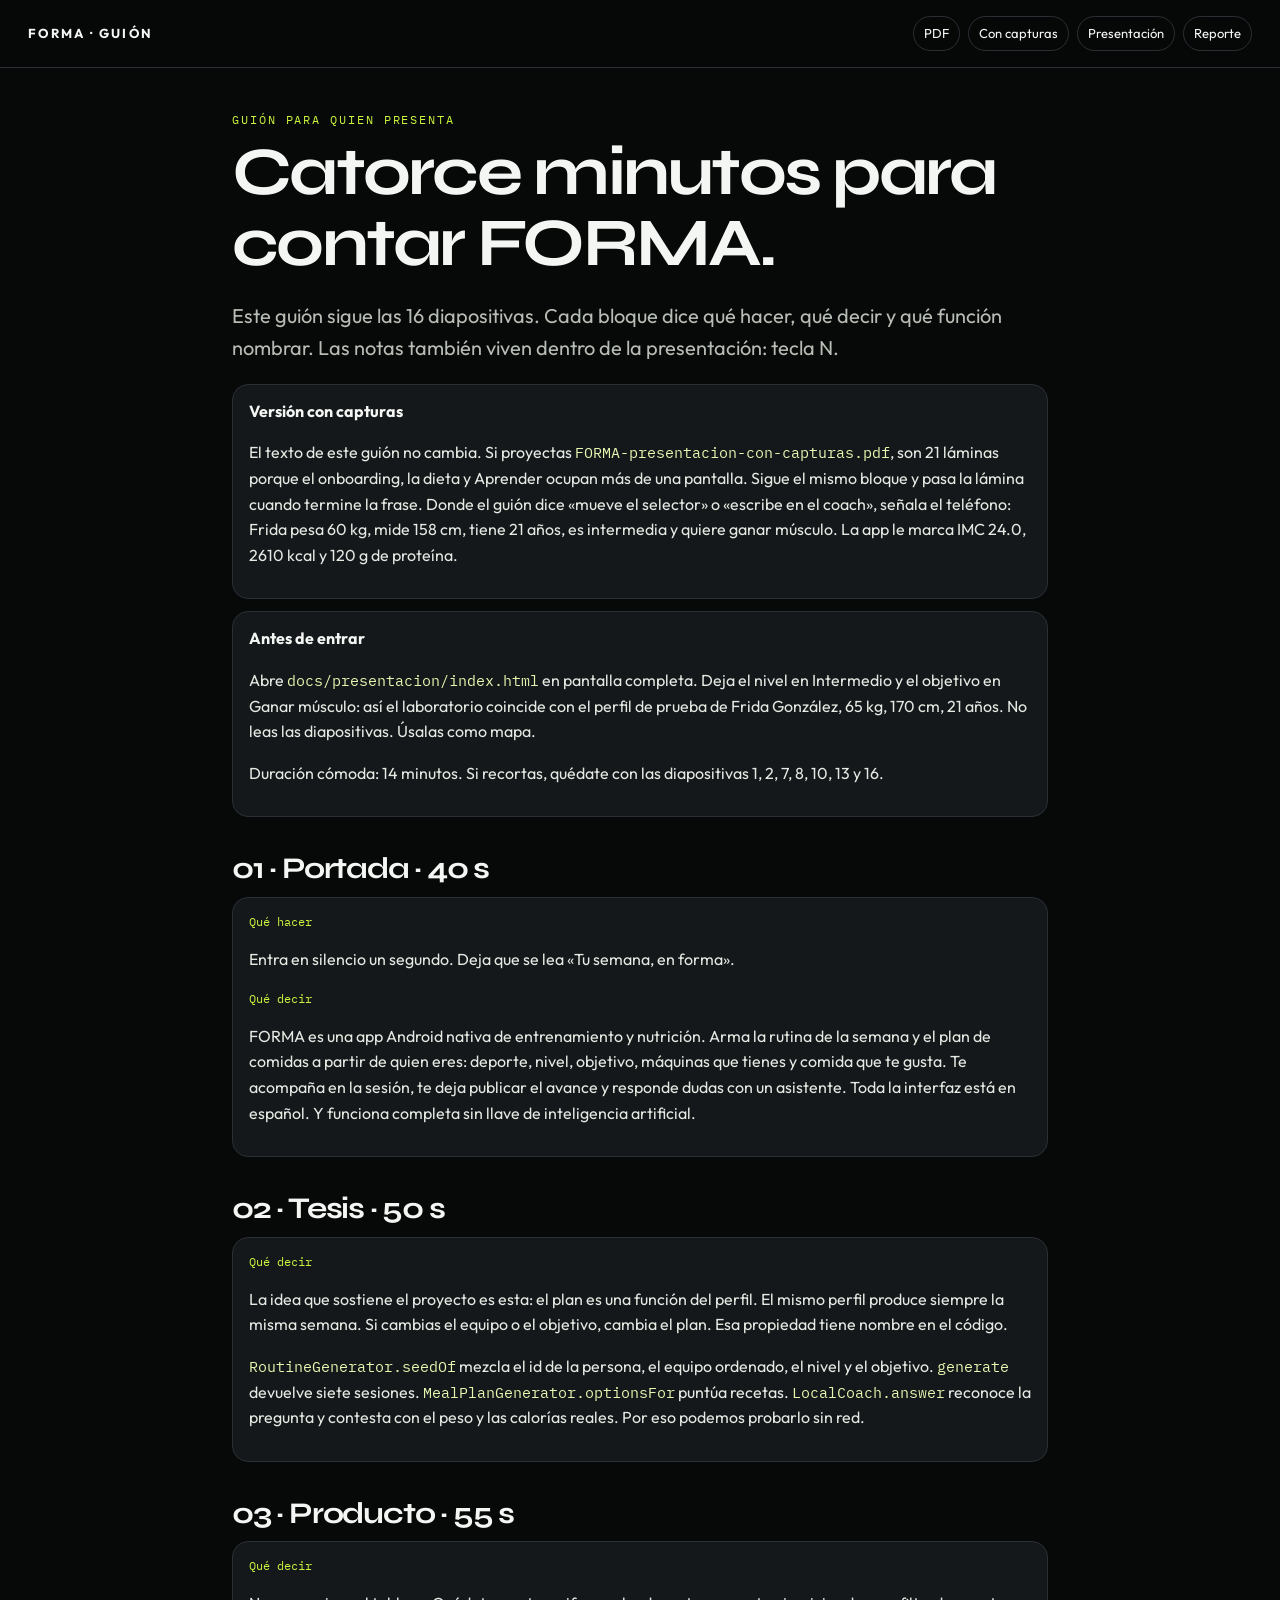
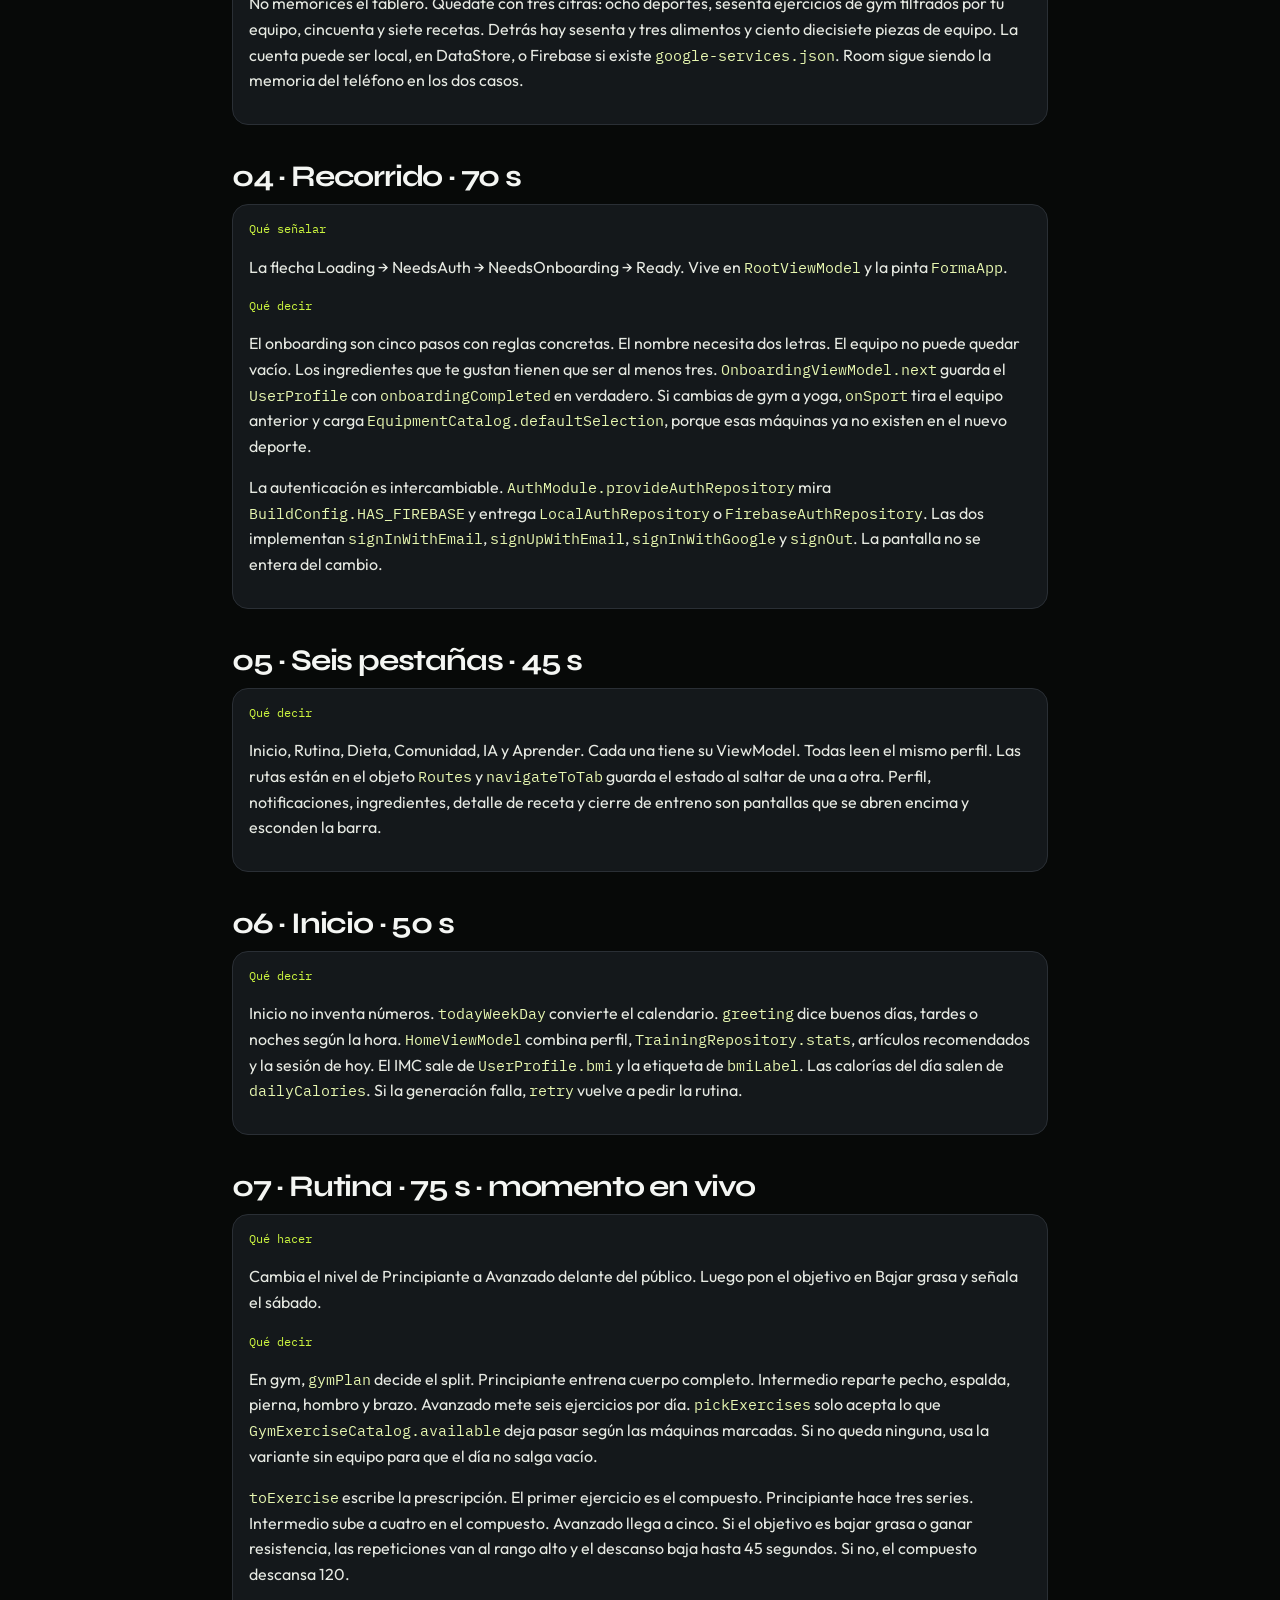
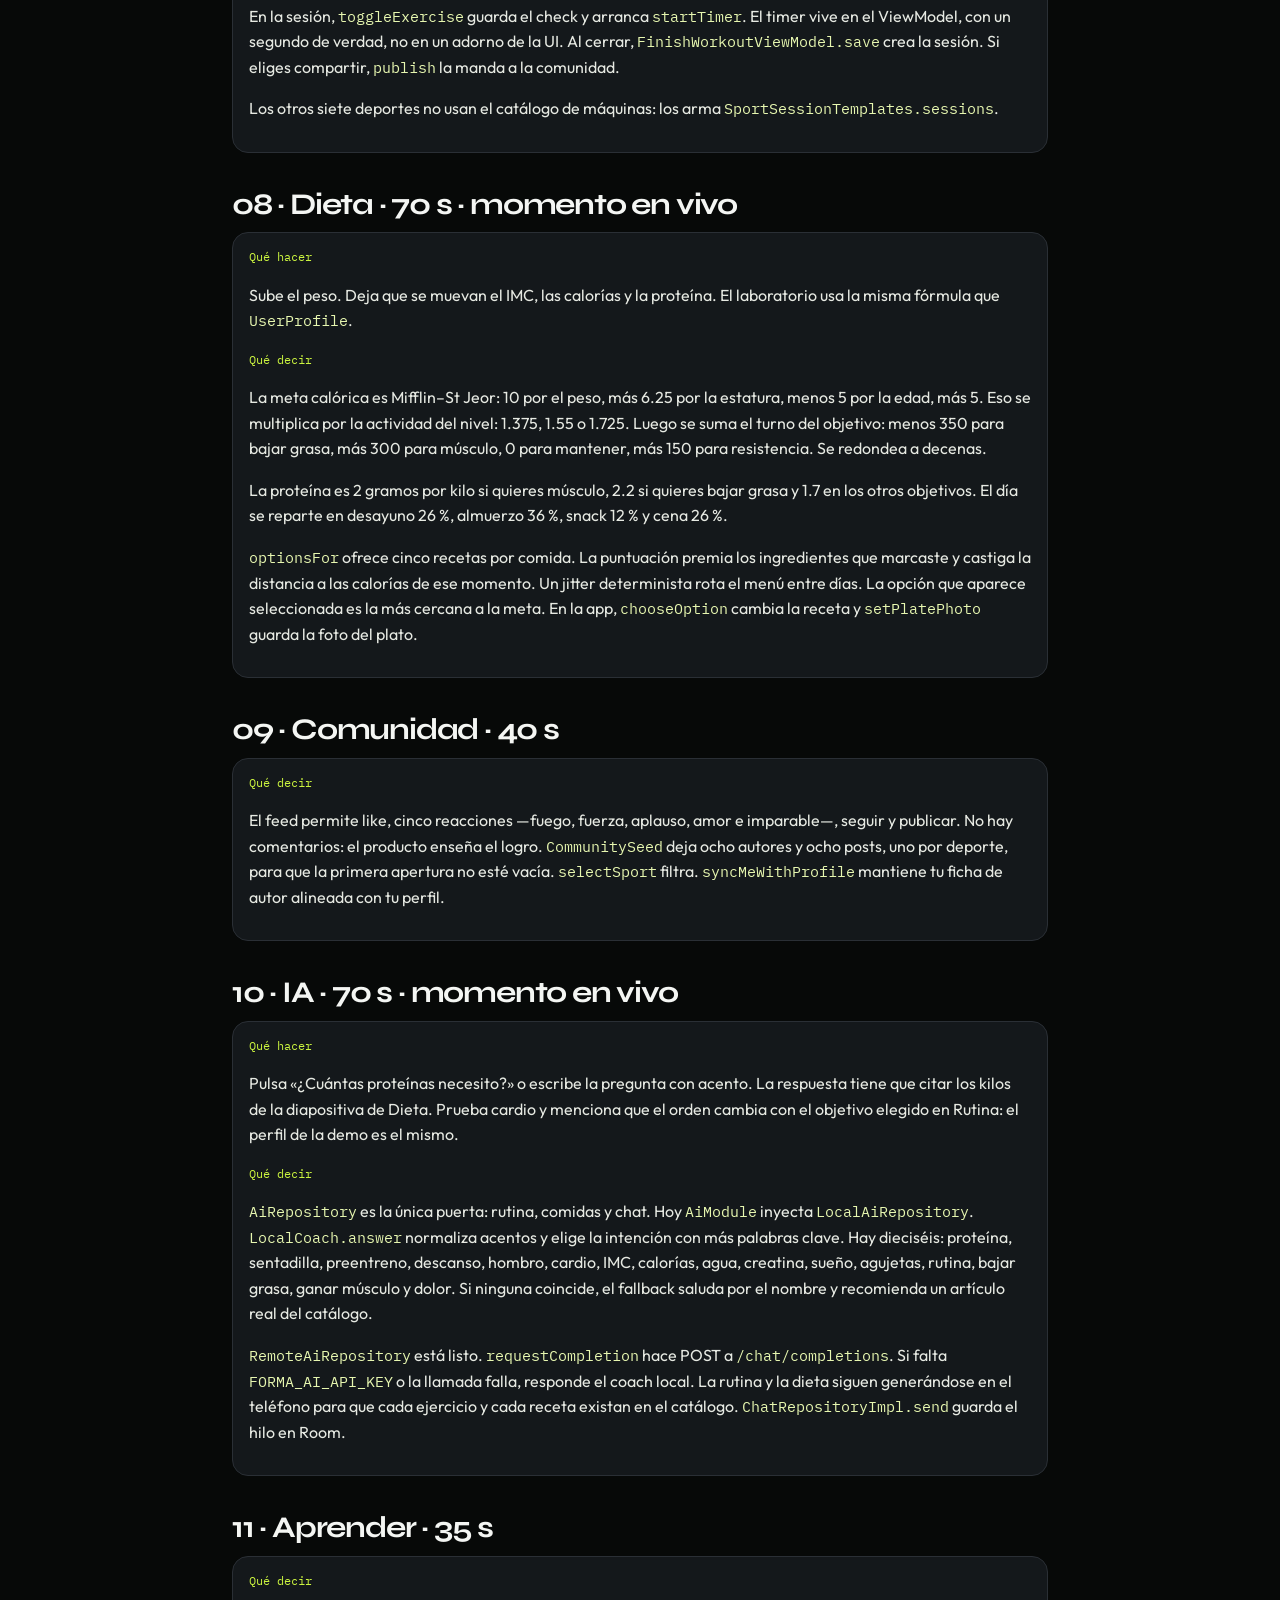
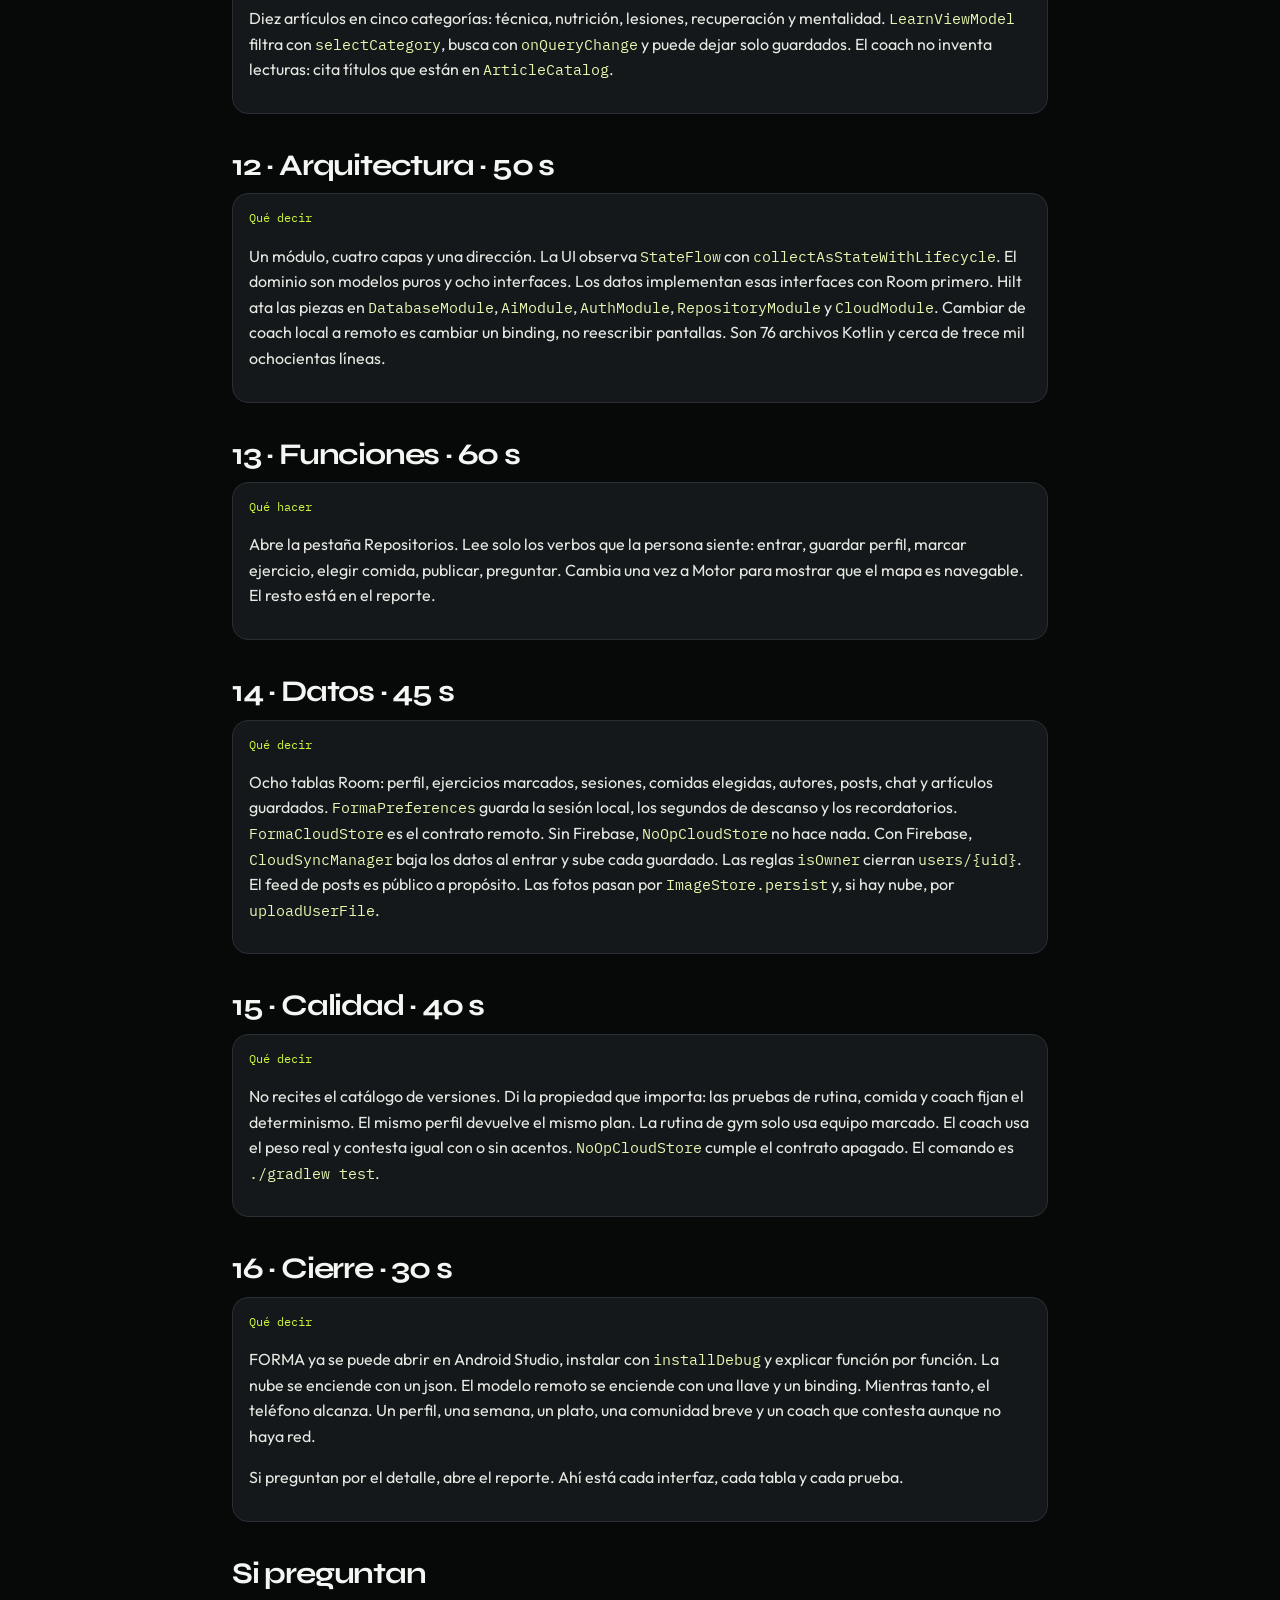
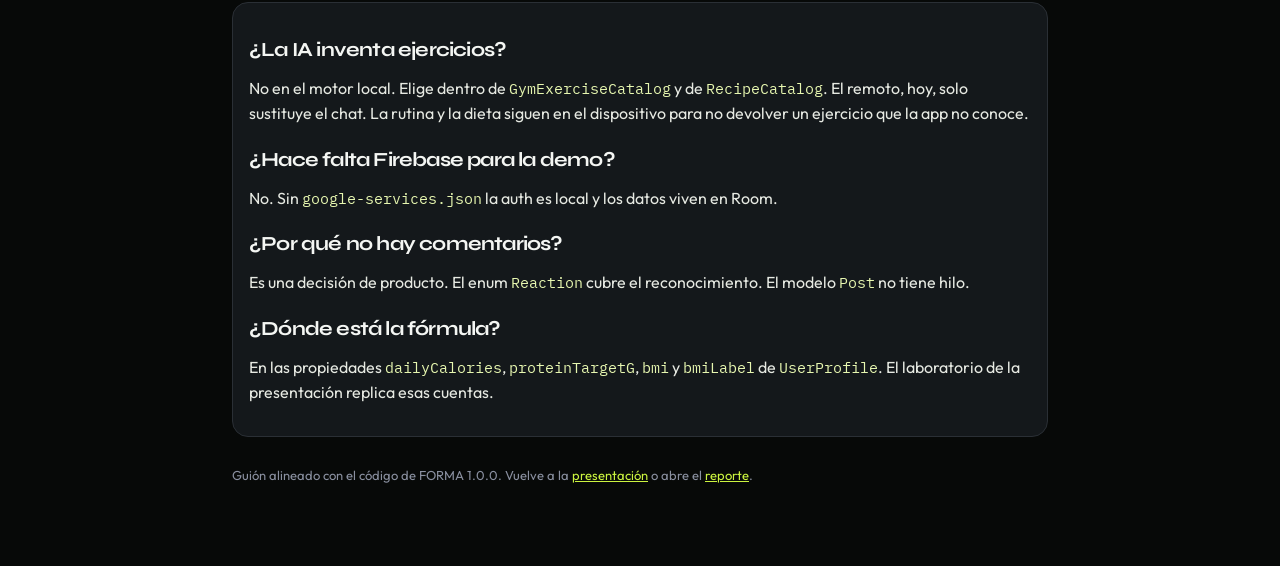
<file: docs/presentacion/guion.html>
<!DOCTYPE html>
<html lang="es">
<head>
  <meta charset="utf-8" />
  <meta name="viewport" content="width=device-width, initial-scale=1" />
  <title>FORMA — Guión de la presentación</title>
  <link rel="preconnect" href="https://fonts.googleapis.com" />
  <link href="https://fonts.googleapis.com/css2?family=IBM+Plex+Mono:wght@400;500&family=Outfit:wght@380;560;700&family=Syne:wght@700;800&display=swap" rel="stylesheet" />
  <link rel="stylesheet" href="lectura.css" />
</head>
<body>
  <header class="top">
    <div class="brand">FORMA · GUIÓN</div>
    <nav>
      <a href="pdf/FORMA-guion.pdf">PDF</a>
      <a href="con-capturas.html">Con capturas</a>
      <a href="index.html">Presentación</a>
      <a href="reporte.html">Reporte</a>
    </nav>
  </header>
  <main>
    <div class="kicker">Guión para quien presenta</div>
    <h1>Catorce minutos para contar FORMA.</h1>
    <p class="lead">Este guión sigue las 16 diapositivas. Cada bloque dice qué hacer, qué decir y qué función nombrar. Las notas también viven dentro de la presentación: tecla N.</p>

    <div class="card">
      <strong>Versión con capturas</strong>
      <p>El texto de este guión no cambia. Si proyectas <code>FORMA-presentacion-con-capturas.pdf</code>, son 21 láminas porque el onboarding, la dieta y Aprender ocupan más de una pantalla. Sigue el mismo bloque y pasa la lámina cuando termine la frase. Donde el guión dice «mueve el selector» o «escribe en el coach», señala el teléfono: Frida pesa 60 kg, mide 158 cm, tiene 21 años, es intermedia y quiere ganar músculo. La app le marca IMC 24.0, 2610 kcal y 120 g de proteína.</p>
    </div>

    <div class="card">
      <strong>Antes de entrar</strong>
      <p>Abre <code>docs/presentacion/index.html</code> en pantalla completa. Deja el nivel en Intermedio y el objetivo en Ganar músculo: así el laboratorio coincide con el perfil de prueba de Frida González, 65 kg, 170 cm, 21 años. No leas las diapositivas. Úsalas como mapa.</p>
      <p>Duración cómoda: 14 minutos. Si recortas, quédate con las diapositivas 1, 2, 7, 8, 10, 13 y 16.</p>
    </div>

    <h2>01 · Portada · 40 s</h2>
    <div class="beat">
      <div class="when">Qué hacer</div>
      <p>Entra en silencio un segundo. Deja que se lea «Tu semana, en forma».</p>
      <div class="when">Qué decir</div>
      <p>FORMA es una app Android nativa de entrenamiento y nutrición. Arma la rutina de la semana y el plan de comidas a partir de quien eres: deporte, nivel, objetivo, máquinas que tienes y comida que te gusta. Te acompaña en la sesión, te deja publicar el avance y responde dudas con un asistente. Toda la interfaz está en español. Y funciona completa sin llave de inteligencia artificial.</p>
    </div>

    <h2>02 · Tesis · 50 s</h2>
    <div class="beat">
      <div class="when">Qué decir</div>
      <p>La idea que sostiene el proyecto es esta: el plan es una función del perfil. El mismo perfil produce siempre la misma semana. Si cambias el equipo o el objetivo, cambia el plan. Esa propiedad tiene nombre en el código.</p>
      <p><code>RoutineGenerator.seedOf</code> mezcla el id de la persona, el equipo ordenado, el nivel y el objetivo. <code>generate</code> devuelve siete sesiones. <code>MealPlanGenerator.optionsFor</code> puntúa recetas. <code>LocalCoach.answer</code> reconoce la pregunta y contesta con el peso y las calorías reales. Por eso podemos probarlo sin red.</p>
    </div>

    <h2>03 · Producto · 55 s</h2>
    <div class="beat">
      <div class="when">Qué decir</div>
      <p>No memorices el tablero. Quédate con tres cifras: ocho deportes, sesenta ejercicios de gym filtrados por tu equipo, cincuenta y siete recetas. Detrás hay sesenta y tres alimentos y ciento diecisiete piezas de equipo. La cuenta puede ser local, en DataStore, o Firebase si existe <code>google-services.json</code>. Room sigue siendo la memoria del teléfono en los dos casos.</p>
    </div>

    <h2>04 · Recorrido · 70 s</h2>
    <div class="beat">
      <div class="when">Qué señalar</div>
      <p>La flecha Loading → NeedsAuth → NeedsOnboarding → Ready. Vive en <code>RootViewModel</code> y la pinta <code>FormaApp</code>.</p>
      <div class="when">Qué decir</div>
      <p>El onboarding son cinco pasos con reglas concretas. El nombre necesita dos letras. El equipo no puede quedar vacío. Los ingredientes que te gustan tienen que ser al menos tres. <code>OnboardingViewModel.next</code> guarda el <code>UserProfile</code> con <code>onboardingCompleted</code> en verdadero. Si cambias de gym a yoga, <code>onSport</code> tira el equipo anterior y carga <code>EquipmentCatalog.defaultSelection</code>, porque esas máquinas ya no existen en el nuevo deporte.</p>
      <p>La autenticación es intercambiable. <code>AuthModule.provideAuthRepository</code> mira <code>BuildConfig.HAS_FIREBASE</code> y entrega <code>LocalAuthRepository</code> o <code>FirebaseAuthRepository</code>. Las dos implementan <code>signInWithEmail</code>, <code>signUpWithEmail</code>, <code>signInWithGoogle</code> y <code>signOut</code>. La pantalla no se entera del cambio.</p>
    </div>

    <h2>05 · Seis pestañas · 45 s</h2>
    <div class="beat">
      <div class="when">Qué decir</div>
      <p>Inicio, Rutina, Dieta, Comunidad, IA y Aprender. Cada una tiene su ViewModel. Todas leen el mismo perfil. Las rutas están en el objeto <code>Routes</code> y <code>navigateToTab</code> guarda el estado al saltar de una a otra. Perfil, notificaciones, ingredientes, detalle de receta y cierre de entreno son pantallas que se abren encima y esconden la barra.</p>
    </div>

    <h2>06 · Inicio · 50 s</h2>
    <div class="beat">
      <div class="when">Qué decir</div>
      <p>Inicio no inventa números. <code>todayWeekDay</code> convierte el calendario. <code>greeting</code> dice buenos días, tardes o noches según la hora. <code>HomeViewModel</code> combina perfil, <code>TrainingRepository.stats</code>, artículos recomendados y la sesión de hoy. El IMC sale de <code>UserProfile.bmi</code> y la etiqueta de <code>bmiLabel</code>. Las calorías del día salen de <code>dailyCalories</code>. Si la generación falla, <code>retry</code> vuelve a pedir la rutina.</p>
    </div>

    <h2>07 · Rutina · 75 s · momento en vivo</h2>
    <div class="beat">
      <div class="when">Qué hacer</div>
      <p>Cambia el nivel de Principiante a Avanzado delante del público. Luego pon el objetivo en Bajar grasa y señala el sábado.</p>
      <div class="when">Qué decir</div>
      <p>En gym, <code>gymPlan</code> decide el split. Principiante entrena cuerpo completo. Intermedio reparte pecho, espalda, pierna, hombro y brazo. Avanzado mete seis ejercicios por día. <code>pickExercises</code> solo acepta lo que <code>GymExerciseCatalog.available</code> deja pasar según las máquinas marcadas. Si no queda ninguna, usa la variante sin equipo para que el día no salga vacío.</p>
      <p><code>toExercise</code> escribe la prescripción. El primer ejercicio es el compuesto. Principiante hace tres series. Intermedio sube a cuatro en el compuesto. Avanzado llega a cinco. Si el objetivo es bajar grasa o ganar resistencia, las repeticiones van al rango alto y el descanso baja hasta 45 segundos. Si no, el compuesto descansa 120.</p>
      <p>En la sesión, <code>toggleExercise</code> guarda el check y arranca <code>startTimer</code>. El timer vive en el ViewModel, con un segundo de verdad, no en un adorno de la UI. Al cerrar, <code>FinishWorkoutViewModel.save</code> crea la sesión. Si eliges compartir, <code>publish</code> la manda a la comunidad.</p>
      <p>Los otros siete deportes no usan el catálogo de máquinas: los arma <code>SportSessionTemplates.sessions</code>.</p>
    </div>

    <h2>08 · Dieta · 70 s · momento en vivo</h2>
    <div class="beat">
      <div class="when">Qué hacer</div>
      <p>Sube el peso. Deja que se muevan el IMC, las calorías y la proteína. El laboratorio usa la misma fórmula que <code>UserProfile</code>.</p>
      <div class="when">Qué decir</div>
      <p>La meta calórica es Mifflin–St Jeor: 10 por el peso, más 6.25 por la estatura, menos 5 por la edad, más 5. Eso se multiplica por la actividad del nivel: 1.375, 1.55 o 1.725. Luego se suma el turno del objetivo: menos 350 para bajar grasa, más 300 para músculo, 0 para mantener, más 150 para resistencia. Se redondea a decenas.</p>
      <p>La proteína es 2 gramos por kilo si quieres músculo, 2.2 si quieres bajar grasa y 1.7 en los otros objetivos. El día se reparte en desayuno 26 %, almuerzo 36 %, snack 12 % y cena 26 %.</p>
      <p><code>optionsFor</code> ofrece cinco recetas por comida. La puntuación premia los ingredientes que marcaste y castiga la distancia a las calorías de ese momento. Un jitter determinista rota el menú entre días. La opción que aparece seleccionada es la más cercana a la meta. En la app, <code>chooseOption</code> cambia la receta y <code>setPlatePhoto</code> guarda la foto del plato.</p>
    </div>

    <h2>09 · Comunidad · 40 s</h2>
    <div class="beat">
      <div class="when">Qué decir</div>
      <p>El feed permite like, cinco reacciones —fuego, fuerza, aplauso, amor e imparable—, seguir y publicar. No hay comentarios: el producto enseña el logro. <code>CommunitySeed</code> deja ocho autores y ocho posts, uno por deporte, para que la primera apertura no esté vacía. <code>selectSport</code> filtra. <code>syncMeWithProfile</code> mantiene tu ficha de autor alineada con tu perfil.</p>
    </div>

    <h2>10 · IA · 70 s · momento en vivo</h2>
    <div class="beat">
      <div class="when">Qué hacer</div>
      <p>Pulsa «¿Cuántas proteínas necesito?» o escribe la pregunta con acento. La respuesta tiene que citar los kilos de la diapositiva de Dieta. Prueba cardio y menciona que el orden cambia con el objetivo elegido en Rutina: el perfil de la demo es el mismo.</p>
      <div class="when">Qué decir</div>
      <p><code>AiRepository</code> es la única puerta: rutina, comidas y chat. Hoy <code>AiModule</code> inyecta <code>LocalAiRepository</code>. <code>LocalCoach.answer</code> normaliza acentos y elige la intención con más palabras clave. Hay dieciséis: proteína, sentadilla, preentreno, descanso, hombro, cardio, IMC, calorías, agua, creatina, sueño, agujetas, rutina, bajar grasa, ganar músculo y dolor. Si ninguna coincide, el fallback saluda por el nombre y recomienda un artículo real del catálogo.</p>
      <p><code>RemoteAiRepository</code> está listo. <code>requestCompletion</code> hace POST a <code>/chat/completions</code>. Si falta <code>FORMA_AI_API_KEY</code> o la llamada falla, responde el coach local. La rutina y la dieta siguen generándose en el teléfono para que cada ejercicio y cada receta existan en el catálogo. <code>ChatRepositoryImpl.send</code> guarda el hilo en Room.</p>
    </div>

    <h2>11 · Aprender · 35 s</h2>
    <div class="beat">
      <div class="when">Qué decir</div>
      <p>Diez artículos en cinco categorías: técnica, nutrición, lesiones, recuperación y mentalidad. <code>LearnViewModel</code> filtra con <code>selectCategory</code>, busca con <code>onQueryChange</code> y puede dejar solo guardados. El coach no inventa lecturas: cita títulos que están en <code>ArticleCatalog</code>.</p>
    </div>

    <h2>12 · Arquitectura · 50 s</h2>
    <div class="beat">
      <div class="when">Qué decir</div>
      <p>Un módulo, cuatro capas y una dirección. La UI observa <code>StateFlow</code> con <code>collectAsStateWithLifecycle</code>. El dominio son modelos puros y ocho interfaces. Los datos implementan esas interfaces con Room primero. Hilt ata las piezas en <code>DatabaseModule</code>, <code>AiModule</code>, <code>AuthModule</code>, <code>RepositoryModule</code> y <code>CloudModule</code>. Cambiar de coach local a remoto es cambiar un binding, no reescribir pantallas. Son 76 archivos Kotlin y cerca de trece mil ochocientas líneas.</p>
    </div>

    <h2>13 · Funciones · 60 s</h2>
    <div class="beat">
      <div class="when">Qué hacer</div>
      <p>Abre la pestaña Repositorios. Lee solo los verbos que la persona siente: entrar, guardar perfil, marcar ejercicio, elegir comida, publicar, preguntar. Cambia una vez a Motor para mostrar que el mapa es navegable. El resto está en el reporte.</p>
    </div>

    <h2>14 · Datos · 45 s</h2>
    <div class="beat">
      <div class="when">Qué decir</div>
      <p>Ocho tablas Room: perfil, ejercicios marcados, sesiones, comidas elegidas, autores, posts, chat y artículos guardados. <code>FormaPreferences</code> guarda la sesión local, los segundos de descanso y los recordatorios. <code>FormaCloudStore</code> es el contrato remoto. Sin Firebase, <code>NoOpCloudStore</code> no hace nada. Con Firebase, <code>CloudSyncManager</code> baja los datos al entrar y sube cada guardado. Las reglas <code>isOwner</code> cierran <code>users/{uid}</code>. El feed de posts es público a propósito. Las fotos pasan por <code>ImageStore.persist</code> y, si hay nube, por <code>uploadUserFile</code>.</p>
    </div>

    <h2>15 · Calidad · 40 s</h2>
    <div class="beat">
      <div class="when">Qué decir</div>
      <p>No recites el catálogo de versiones. Di la propiedad que importa: las pruebas de rutina, comida y coach fijan el determinismo. El mismo perfil devuelve el mismo plan. La rutina de gym solo usa equipo marcado. El coach usa el peso real y contesta igual con o sin acentos. <code>NoOpCloudStore</code> cumple el contrato apagado. El comando es <code>./gradlew test</code>.</p>
    </div>

    <h2>16 · Cierre · 30 s</h2>
    <div class="beat">
      <div class="when">Qué decir</div>
      <p>FORMA ya se puede abrir en Android Studio, instalar con <code>installDebug</code> y explicar función por función. La nube se enciende con un json. El modelo remoto se enciende con una llave y un binding. Mientras tanto, el teléfono alcanza. Un perfil, una semana, un plato, una comunidad breve y un coach que contesta aunque no haya red.</p>
      <p>Si preguntan por el detalle, abre el reporte. Ahí está cada interfaz, cada tabla y cada prueba.</p>
    </div>

    <h2>Si preguntan</h2>
    <div class="card">
      <h3>¿La IA inventa ejercicios?</h3>
      <p>No en el motor local. Elige dentro de <code>GymExerciseCatalog</code> y de <code>RecipeCatalog</code>. El remoto, hoy, solo sustituye el chat. La rutina y la dieta siguen en el dispositivo para no devolver un ejercicio que la app no conoce.</p>
      <h3>¿Hace falta Firebase para la demo?</h3>
      <p>No. Sin <code>google-services.json</code> la auth es local y los datos viven en Room.</p>
      <h3>¿Por qué no hay comentarios?</h3>
      <p>Es una decisión de producto. El enum <code>Reaction</code> cubre el reconocimiento. El modelo <code>Post</code> no tiene hilo.</p>
      <h3>¿Dónde está la fórmula?</h3>
      <p>En las propiedades <code>dailyCalories</code>, <code>proteinTargetG</code>, <code>bmi</code> y <code>bmiLabel</code> de <code>UserProfile</code>. El laboratorio de la presentación replica esas cuentas.</p>
    </div>

    <footer>Guión alineado con el código de FORMA 1.0.0. Vuelve a la <a href="index.html">presentación</a> o abre el <a href="reporte.html">reporte</a>.</footer>
  </main>
</body>
</html>
</file>
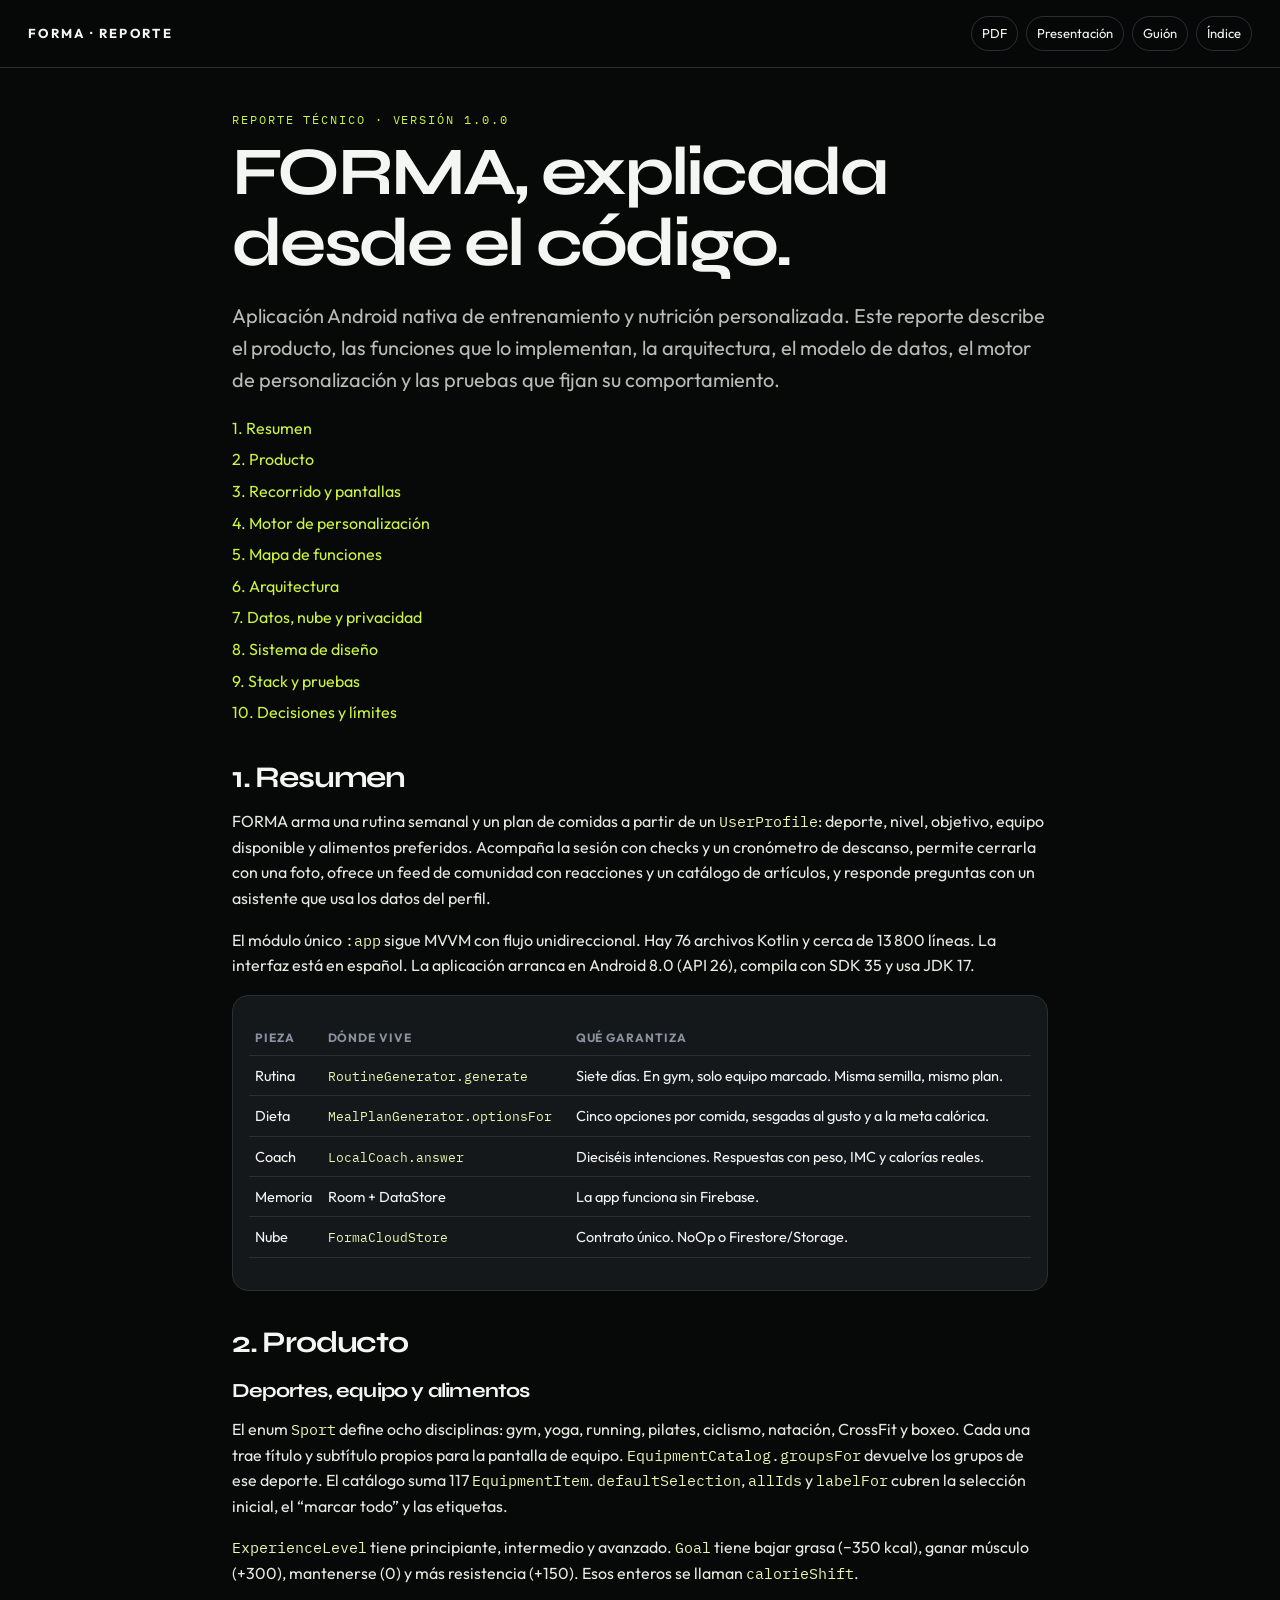
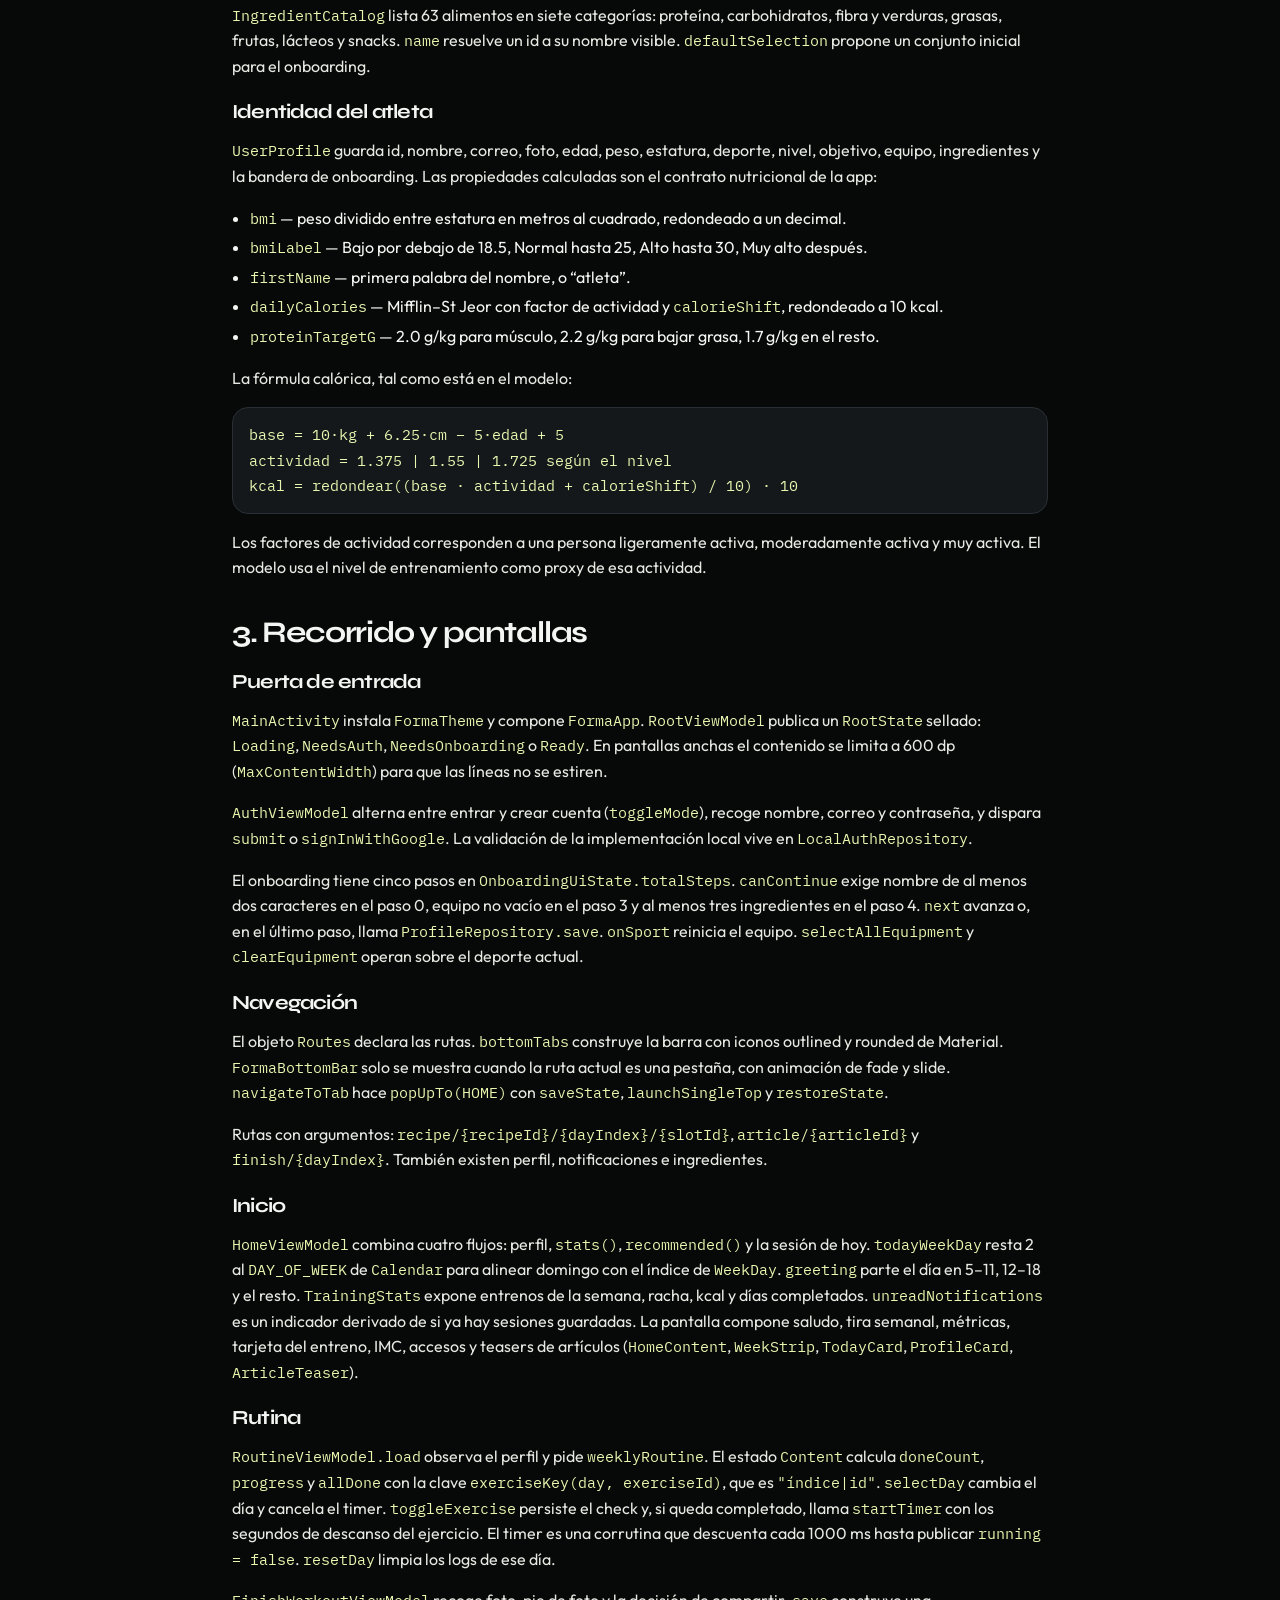
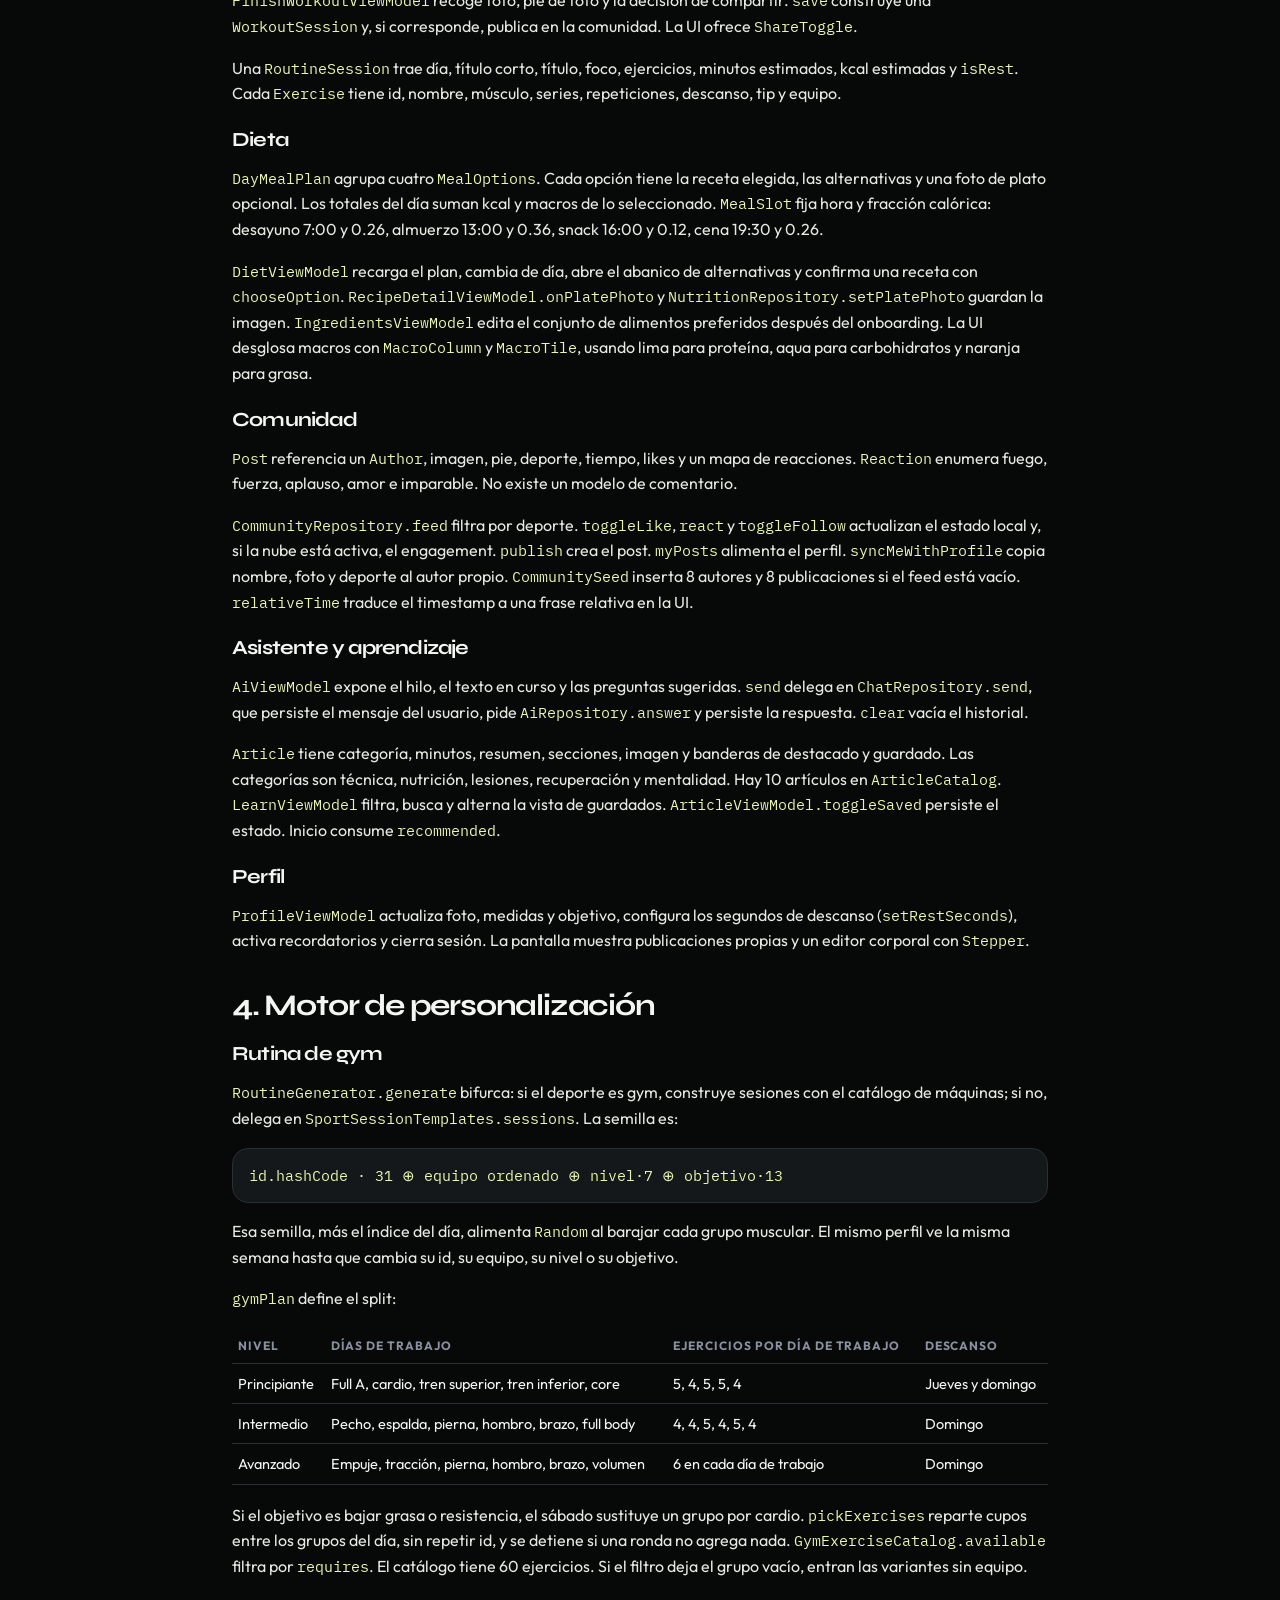
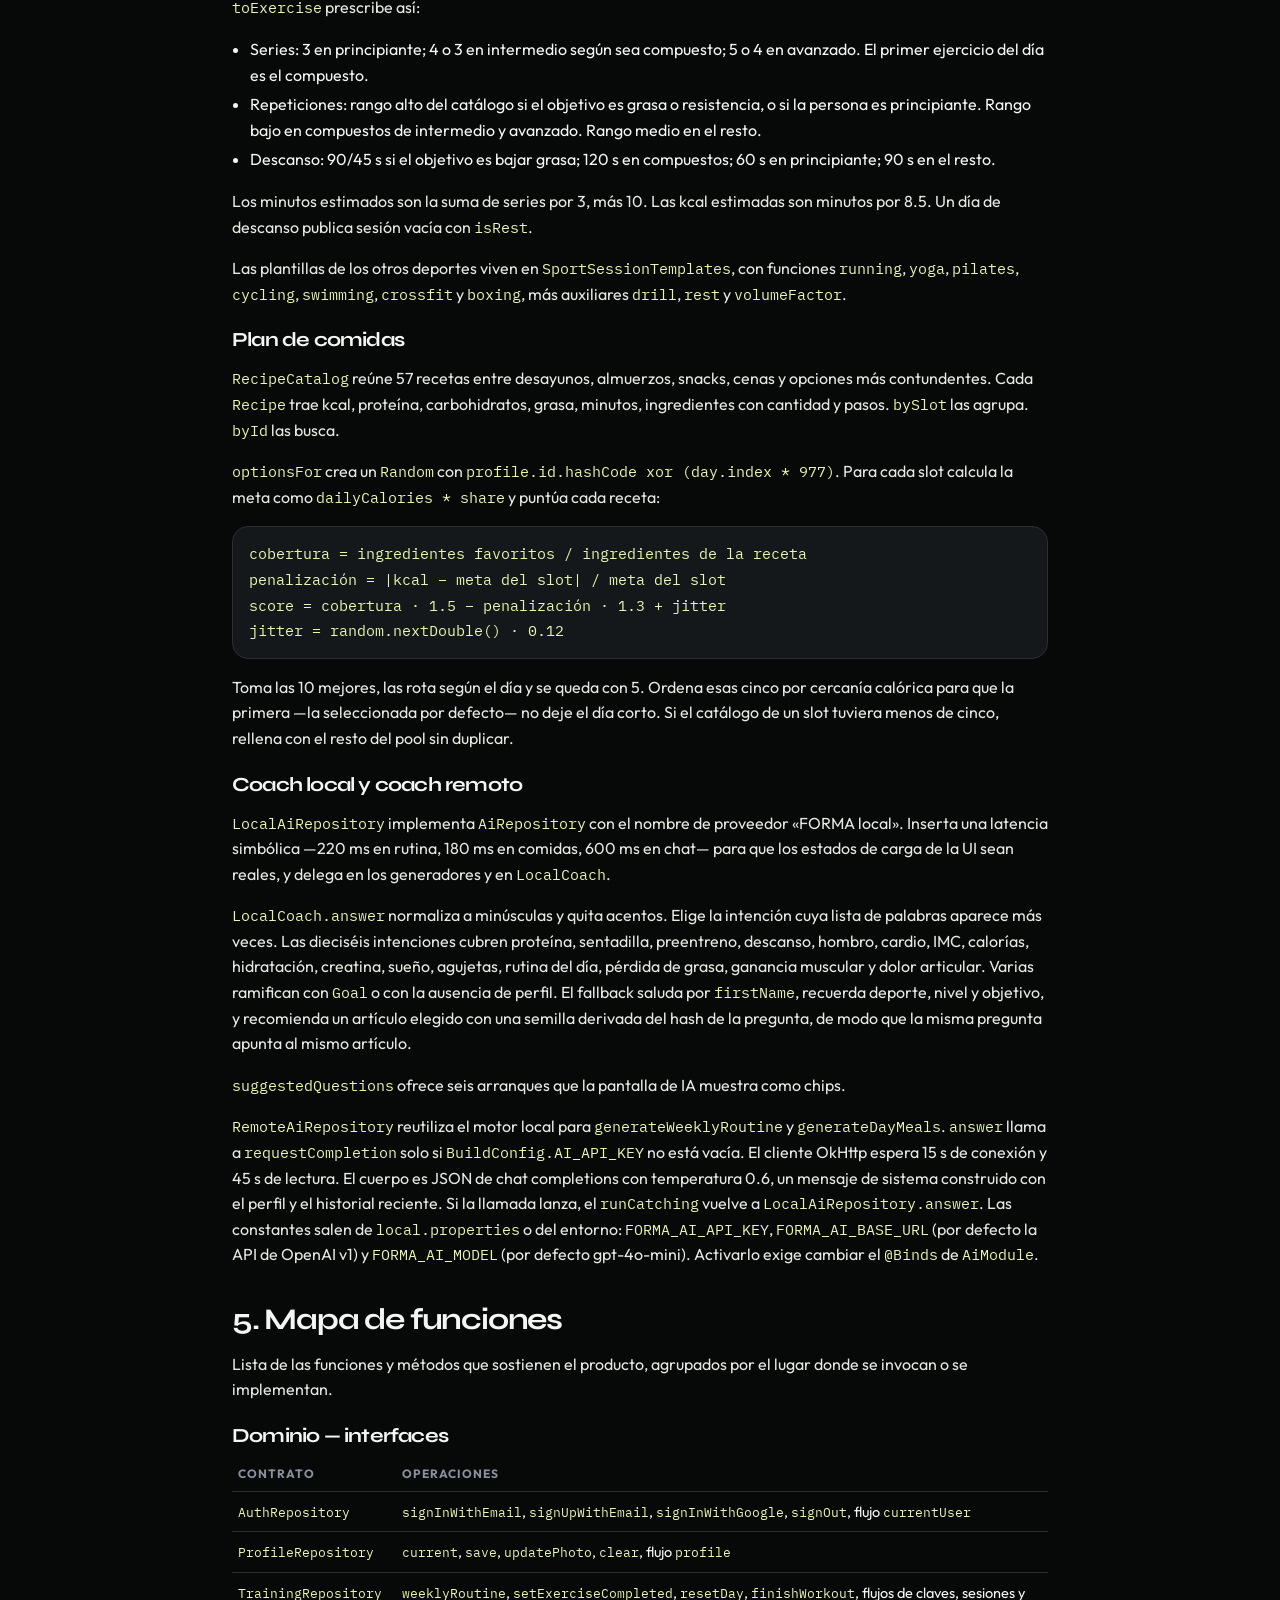
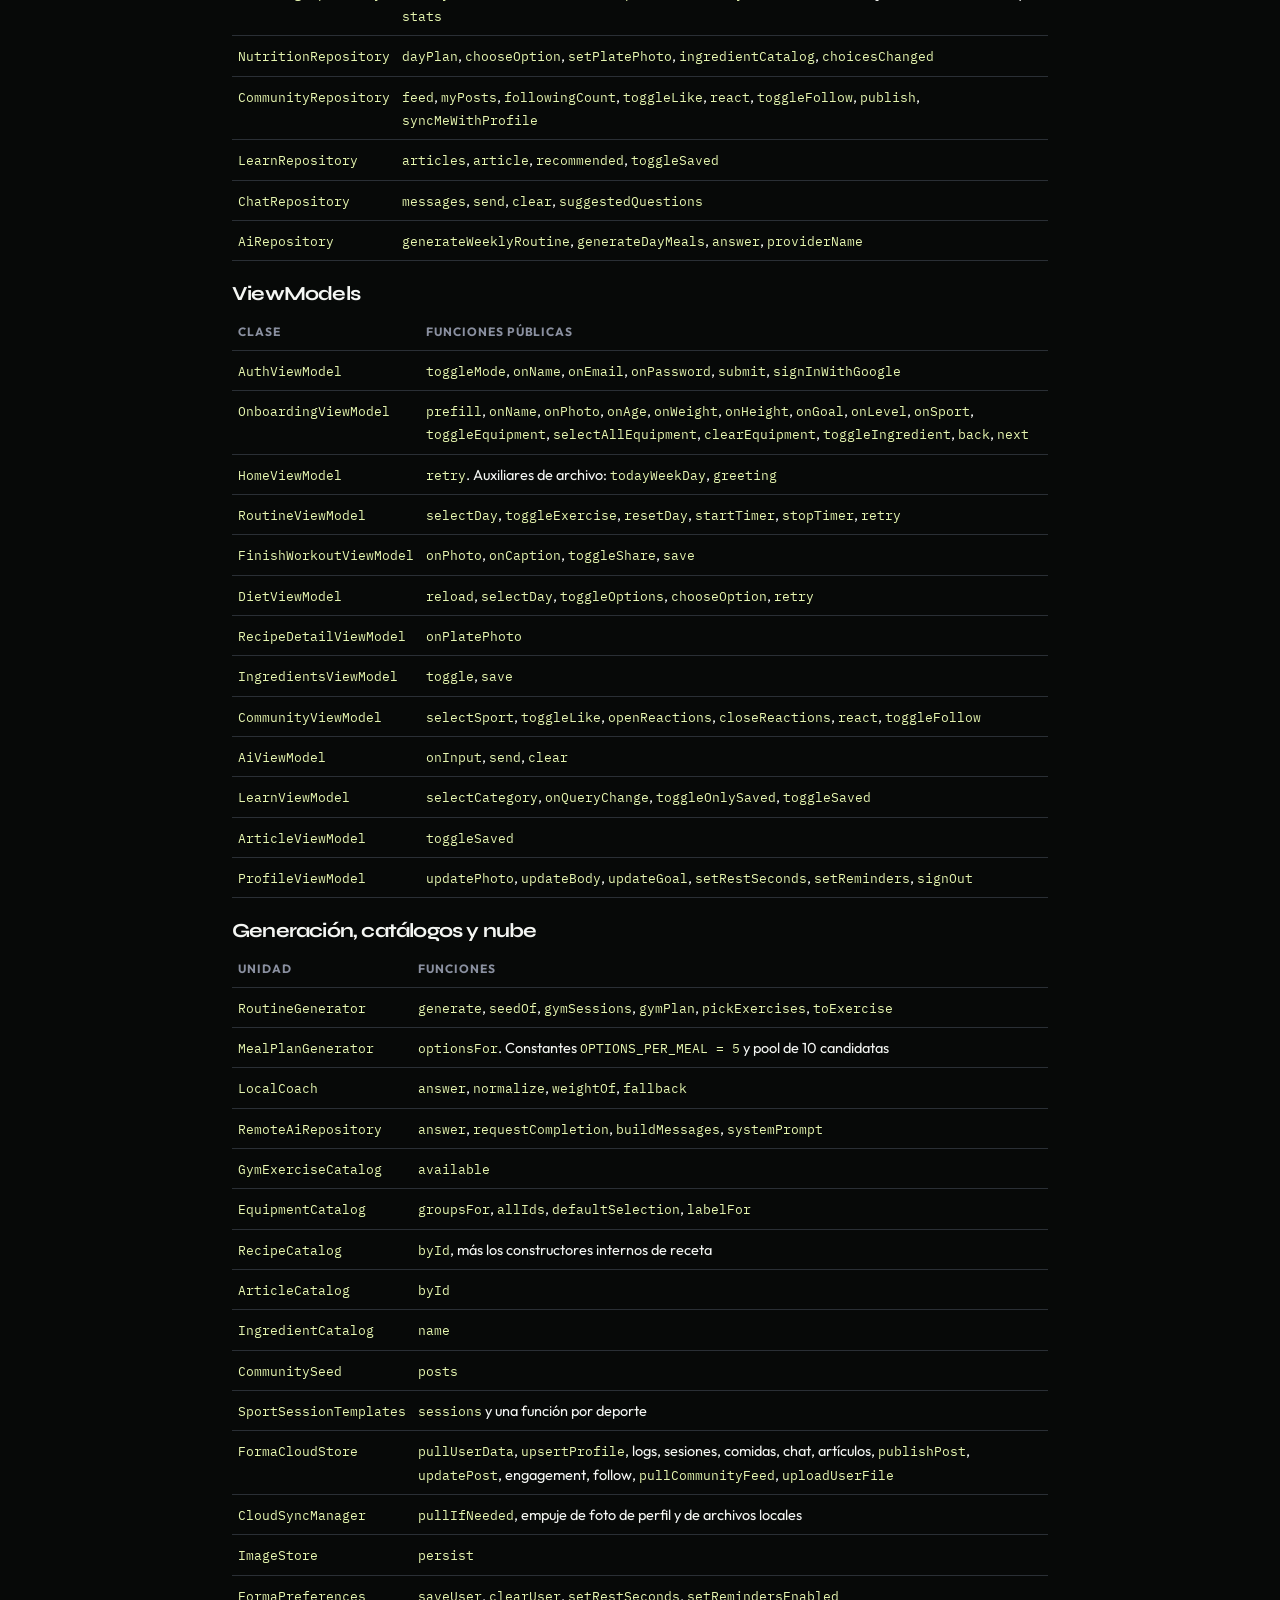
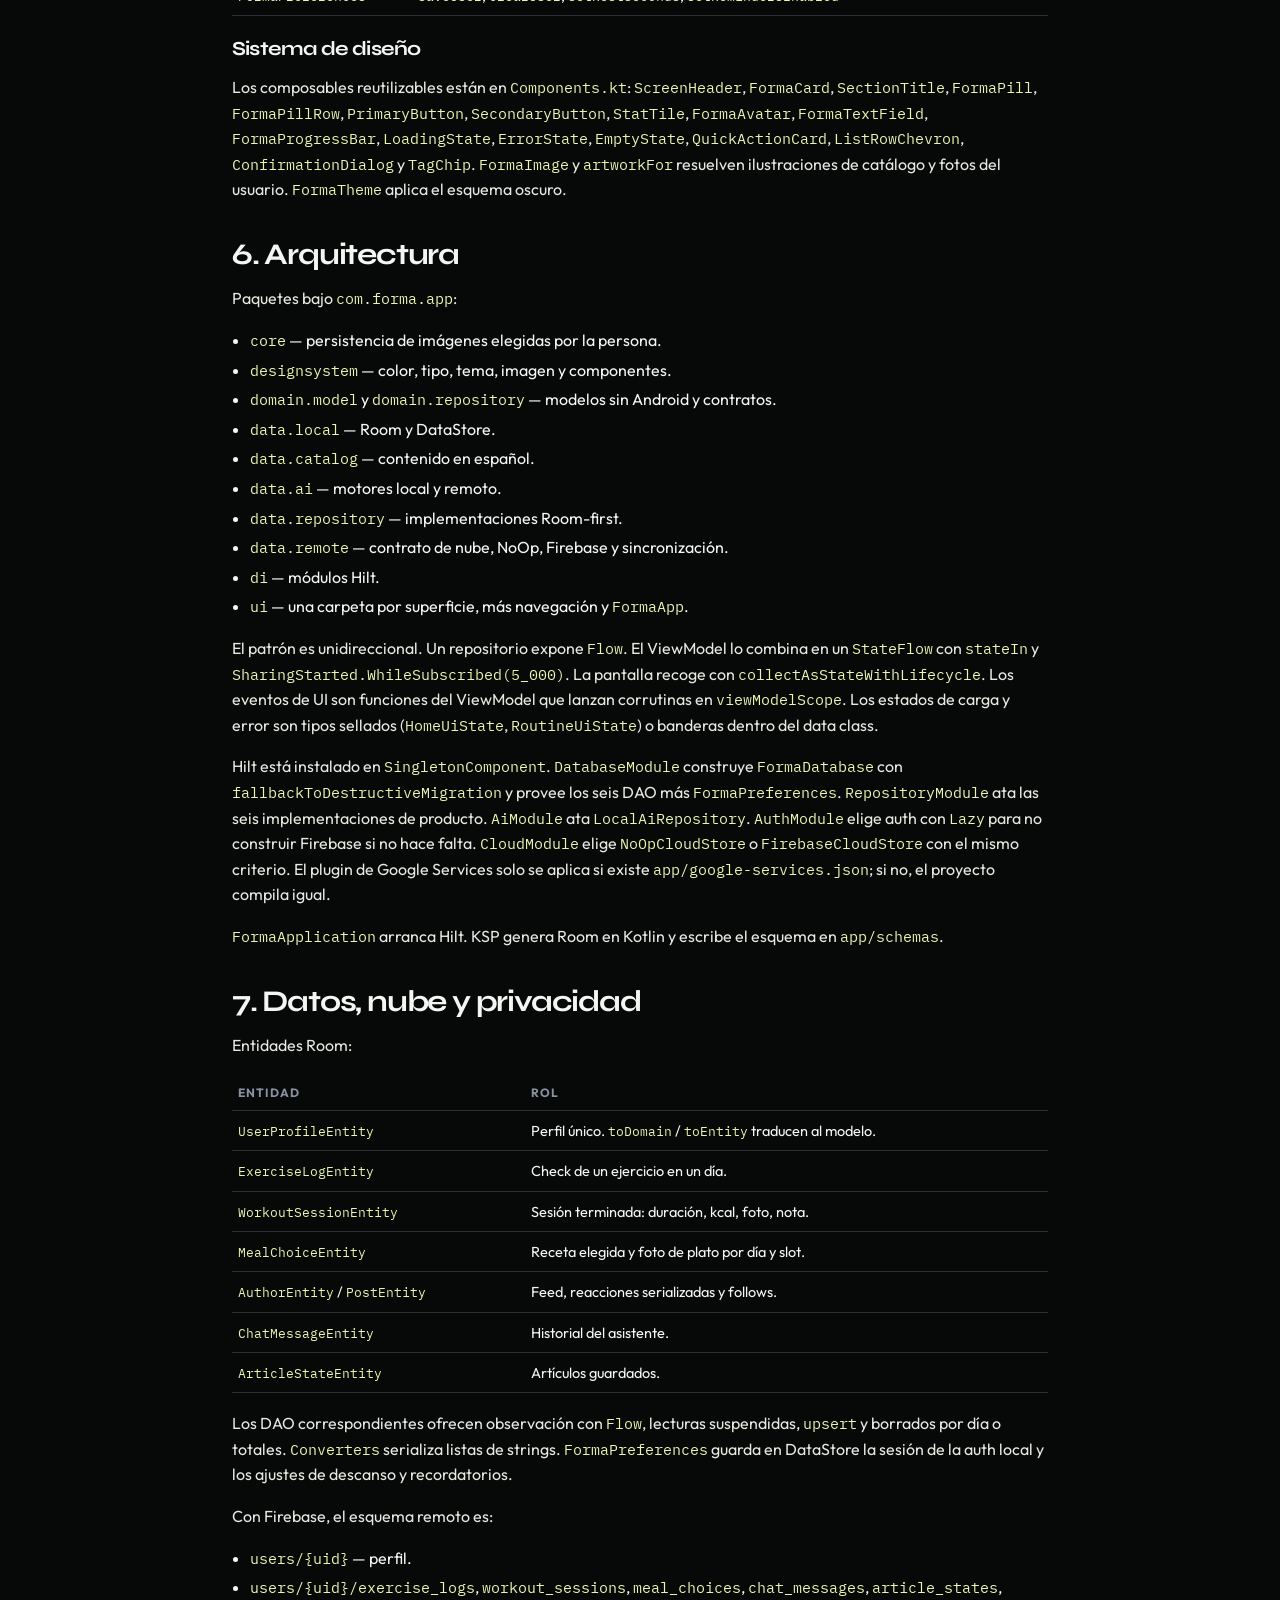
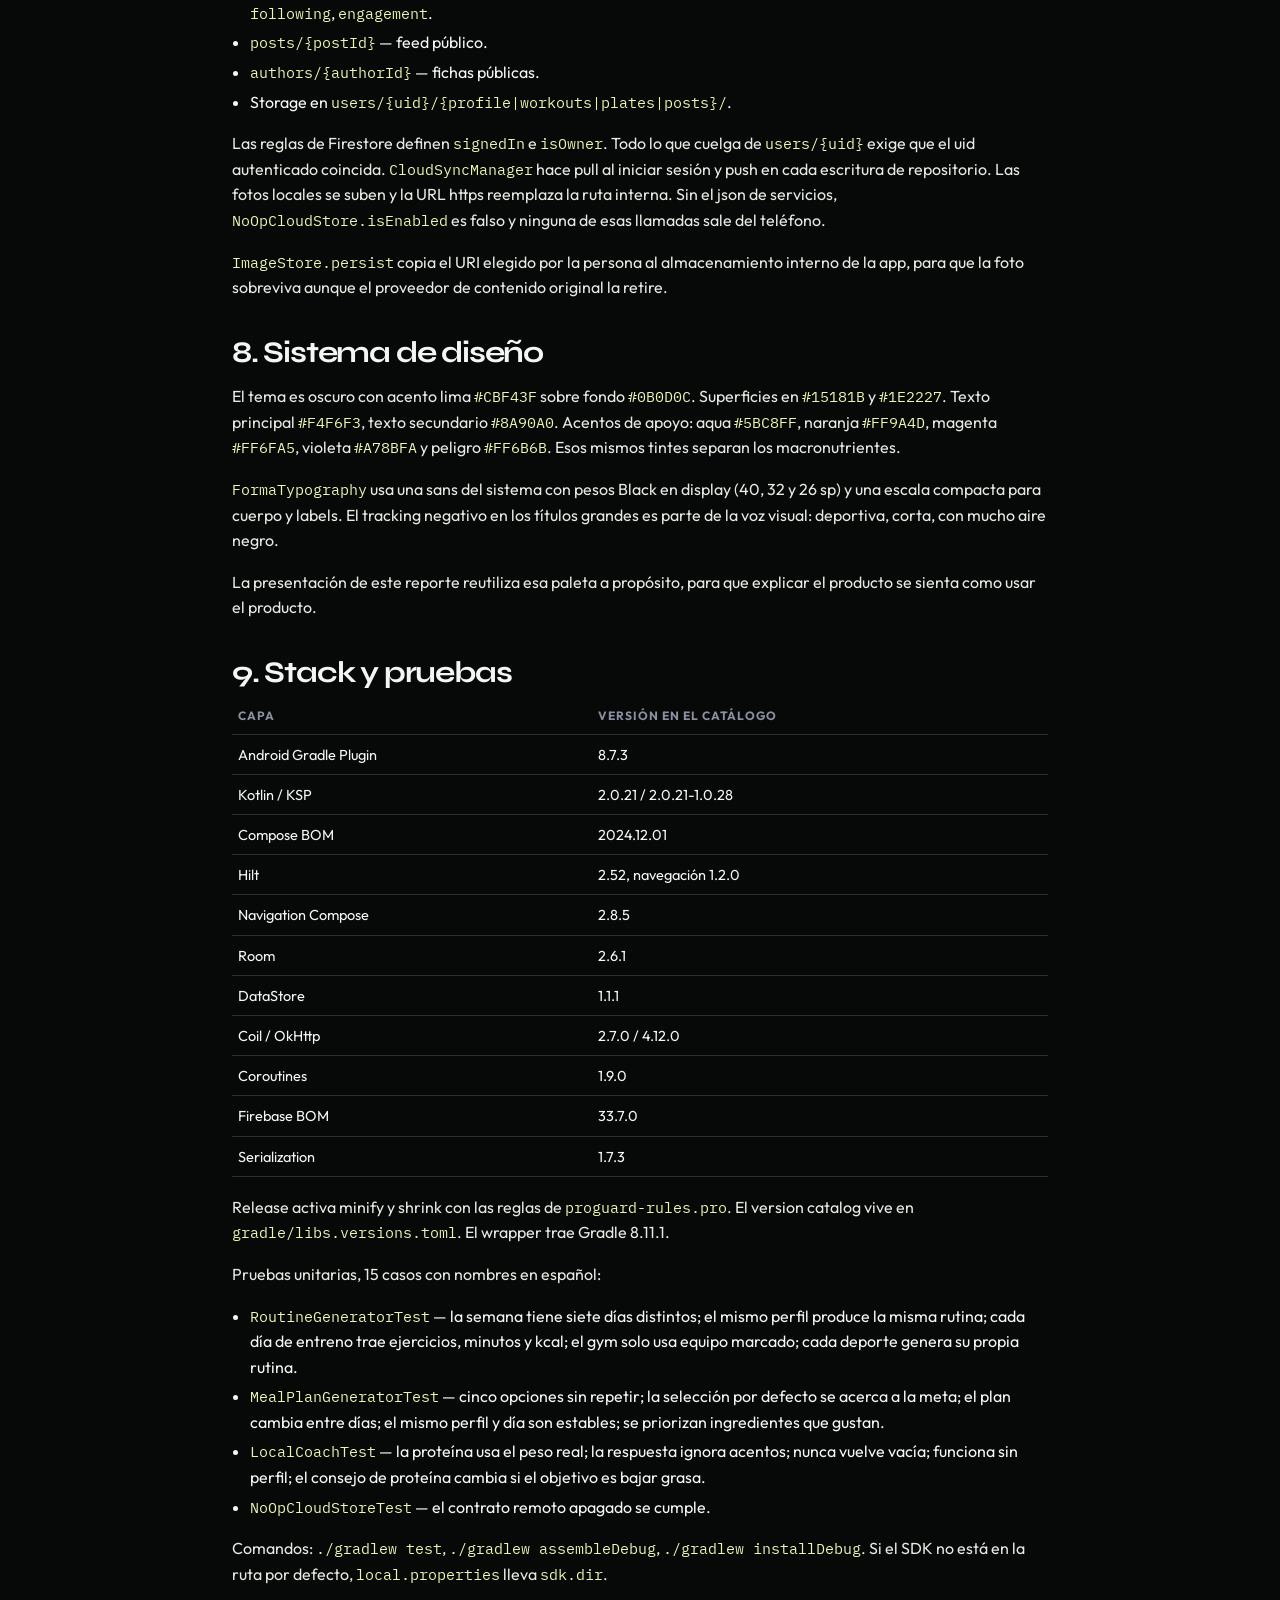
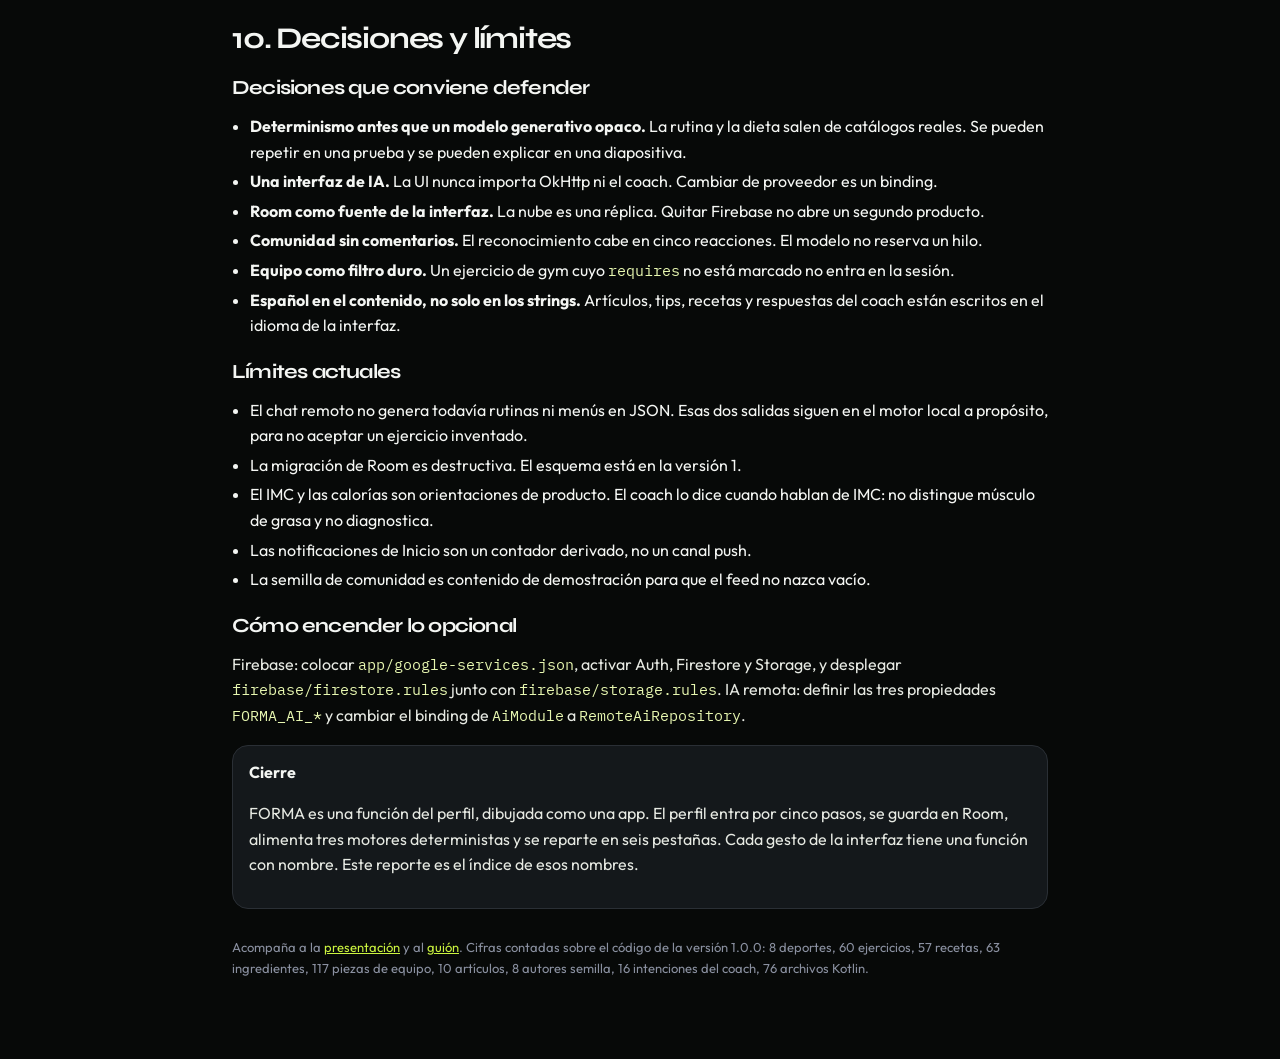
<file: docs/presentacion/reporte.html>
<!DOCTYPE html>
<html lang="es">
<head>
  <meta charset="utf-8" />
  <meta name="viewport" content="width=device-width, initial-scale=1" />
  <title>FORMA — Reporte técnico</title>
  <link rel="preconnect" href="https://fonts.googleapis.com" />
  <link href="https://fonts.googleapis.com/css2?family=IBM+Plex+Mono:wght@400;500&family=Outfit:wght@380;560;700&family=Syne:wght@700;800&display=swap" rel="stylesheet" />
  <link rel="stylesheet" href="lectura.css" />
</head>
<body>
  <header class="top">
    <div class="brand">FORMA · REPORTE</div>
    <nav>
      <a href="pdf/FORMA-reporte.pdf">PDF</a>
      <a href="index.html">Presentación</a>
      <a href="guion.html">Guión</a>
      <a href="#indice">Índice</a>
    </nav>
  </header>
  <main>
    <div class="kicker">Reporte técnico · versión 1.0.0</div>
    <h1>FORMA, explicada desde el código.</h1>
    <p class="lead">Aplicación Android nativa de entrenamiento y nutrición personalizada. Este reporte describe el producto, las funciones que lo implementan, la arquitectura, el modelo de datos, el motor de personalización y las pruebas que fijan su comportamiento.</p>

    <div class="toc" id="indice">
      <a href="#resumen">1. Resumen</a>
      <a href="#producto">2. Producto</a>
      <a href="#recorrido">3. Recorrido y pantallas</a>
      <a href="#motor">4. Motor de personalización</a>
      <a href="#funciones">5. Mapa de funciones</a>
      <a href="#arquitectura">6. Arquitectura</a>
      <a href="#datos">7. Datos, nube y privacidad</a>
      <a href="#diseno">8. Sistema de diseño</a>
      <a href="#calidad">9. Stack y pruebas</a>
      <a href="#decisiones">10. Decisiones y límites</a>
    </div>

    <h2 id="resumen">1. Resumen</h2>
    <p>FORMA arma una rutina semanal y un plan de comidas a partir de un <code>UserProfile</code>: deporte, nivel, objetivo, equipo disponible y alimentos preferidos. Acompaña la sesión con checks y un cronómetro de descanso, permite cerrarla con una foto, ofrece un feed de comunidad con reacciones y un catálogo de artículos, y responde preguntas con un asistente que usa los datos del perfil.</p>
    <p>El módulo único <code>:app</code> sigue MVVM con flujo unidireccional. Hay 76 archivos Kotlin y cerca de 13 800 líneas. La interfaz está en español. La aplicación arranca en Android 8.0 (API 26), compila con SDK 35 y usa JDK 17.</p>
    <div class="card">
      <table>
        <thead><tr><th>Pieza</th><th>Dónde vive</th><th>Qué garantiza</th></tr></thead>
        <tbody>
          <tr><td>Rutina</td><td><code>RoutineGenerator.generate</code></td><td>Siete días. En gym, solo equipo marcado. Misma semilla, mismo plan.</td></tr>
          <tr><td>Dieta</td><td><code>MealPlanGenerator.optionsFor</code></td><td>Cinco opciones por comida, sesgadas al gusto y a la meta calórica.</td></tr>
          <tr><td>Coach</td><td><code>LocalCoach.answer</code></td><td>Dieciséis intenciones. Respuestas con peso, IMC y calorías reales.</td></tr>
          <tr><td>Memoria</td><td>Room + DataStore</td><td>La app funciona sin Firebase.</td></tr>
          <tr><td>Nube</td><td><code>FormaCloudStore</code></td><td>Contrato único. NoOp o Firestore/Storage.</td></tr>
        </tbody>
      </table>
    </div>

    <h2 id="producto">2. Producto</h2>
    <h3>Deportes, equipo y alimentos</h3>
    <p>El enum <code>Sport</code> define ocho disciplinas: gym, yoga, running, pilates, ciclismo, natación, CrossFit y boxeo. Cada una trae título y subtítulo propios para la pantalla de equipo. <code>EquipmentCatalog.groupsFor</code> devuelve los grupos de ese deporte. El catálogo suma 117 <code>EquipmentItem</code>. <code>defaultSelection</code>, <code>allIds</code> y <code>labelFor</code> cubren la selección inicial, el “marcar todo” y las etiquetas.</p>
    <p><code>ExperienceLevel</code> tiene principiante, intermedio y avanzado. <code>Goal</code> tiene bajar grasa (−350 kcal), ganar músculo (+300), mantenerse (0) y más resistencia (+150). Esos enteros se llaman <code>calorieShift</code>.</p>
    <p><code>IngredientCatalog</code> lista 63 alimentos en siete categorías: proteína, carbohidratos, fibra y verduras, grasas, frutas, lácteos y snacks. <code>name</code> resuelve un id a su nombre visible. <code>defaultSelection</code> propone un conjunto inicial para el onboarding.</p>

    <h3>Identidad del atleta</h3>
    <p><code>UserProfile</code> guarda id, nombre, correo, foto, edad, peso, estatura, deporte, nivel, objetivo, equipo, ingredientes y la bandera de onboarding. Las propiedades calculadas son el contrato nutricional de la app:</p>
    <ul>
      <li><code>bmi</code> — peso dividido entre estatura en metros al cuadrado, redondeado a un decimal.</li>
      <li><code>bmiLabel</code> — Bajo por debajo de 18.5, Normal hasta 25, Alto hasta 30, Muy alto después.</li>
      <li><code>firstName</code> — primera palabra del nombre, o “atleta”.</li>
      <li><code>dailyCalories</code> — Mifflin–St Jeor con factor de actividad y <code>calorieShift</code>, redondeado a 10 kcal.</li>
      <li><code>proteinTargetG</code> — 2.0 g/kg para músculo, 2.2 g/kg para bajar grasa, 1.7 g/kg en el resto.</li>
    </ul>
    <p>La fórmula calórica, tal como está en el modelo:</p>
    <div class="card"><code>base = 10·kg + 6.25·cm − 5·edad + 5</code><br /><code>actividad = 1.375 | 1.55 | 1.725 según el nivel</code><br /><code>kcal = redondear((base · actividad + calorieShift) / 10) · 10</code></div>
    <p>Los factores de actividad corresponden a una persona ligeramente activa, moderadamente activa y muy activa. El modelo usa el nivel de entrenamiento como proxy de esa actividad.</p>

    <h2 id="recorrido">3. Recorrido y pantallas</h2>
    <h3>Puerta de entrada</h3>
    <p><code>MainActivity</code> instala <code>FormaTheme</code> y compone <code>FormaApp</code>. <code>RootViewModel</code> publica un <code>RootState</code> sellado: <code>Loading</code>, <code>NeedsAuth</code>, <code>NeedsOnboarding</code> o <code>Ready</code>. En pantallas anchas el contenido se limita a 600 dp (<code>MaxContentWidth</code>) para que las líneas no se estiren.</p>
    <p><code>AuthViewModel</code> alterna entre entrar y crear cuenta (<code>toggleMode</code>), recoge nombre, correo y contraseña, y dispara <code>submit</code> o <code>signInWithGoogle</code>. La validación de la implementación local vive en <code>LocalAuthRepository</code>.</p>
    <p>El onboarding tiene cinco pasos en <code>OnboardingUiState.totalSteps</code>. <code>canContinue</code> exige nombre de al menos dos caracteres en el paso 0, equipo no vacío en el paso 3 y al menos tres ingredientes en el paso 4. <code>next</code> avanza o, en el último paso, llama <code>ProfileRepository.save</code>. <code>onSport</code> reinicia el equipo. <code>selectAllEquipment</code> y <code>clearEquipment</code> operan sobre el deporte actual.</p>

    <h3>Navegación</h3>
    <p>El objeto <code>Routes</code> declara las rutas. <code>bottomTabs</code> construye la barra con iconos outlined y rounded de Material. <code>FormaBottomBar</code> solo se muestra cuando la ruta actual es una pestaña, con animación de fade y slide. <code>navigateToTab</code> hace <code>popUpTo(HOME)</code> con <code>saveState</code>, <code>launchSingleTop</code> y <code>restoreState</code>.</p>
    <p>Rutas con argumentos: <code>recipe/{recipeId}/{dayIndex}/{slotId}</code>, <code>article/{articleId}</code> y <code>finish/{dayIndex}</code>. También existen perfil, notificaciones e ingredientes.</p>

    <h3>Inicio</h3>
    <p><code>HomeViewModel</code> combina cuatro flujos: perfil, <code>stats()</code>, <code>recommended()</code> y la sesión de hoy. <code>todayWeekDay</code> resta 2 al <code>DAY_OF_WEEK</code> de <code>Calendar</code> para alinear domingo con el índice de <code>WeekDay</code>. <code>greeting</code> parte el día en 5–11, 12–18 y el resto. <code>TrainingStats</code> expone entrenos de la semana, racha, kcal y días completados. <code>unreadNotifications</code> es un indicador derivado de si ya hay sesiones guardadas. La pantalla compone saludo, tira semanal, métricas, tarjeta del entreno, IMC, accesos y teasers de artículos (<code>HomeContent</code>, <code>WeekStrip</code>, <code>TodayCard</code>, <code>ProfileCard</code>, <code>ArticleTeaser</code>).</p>

    <h3>Rutina</h3>
    <p><code>RoutineViewModel.load</code> observa el perfil y pide <code>weeklyRoutine</code>. El estado <code>Content</code> calcula <code>doneCount</code>, <code>progress</code> y <code>allDone</code> con la clave <code>exerciseKey(day, exerciseId)</code>, que es <code>"índice|id"</code>. <code>selectDay</code> cambia el día y cancela el timer. <code>toggleExercise</code> persiste el check y, si queda completado, llama <code>startTimer</code> con los segundos de descanso del ejercicio. El timer es una corrutina que descuenta cada 1000 ms hasta publicar <code>running = false</code>. <code>resetDay</code> limpia los logs de ese día.</p>
    <p><code>FinishWorkoutViewModel</code> recoge foto, pie de foto y la decisión de compartir. <code>save</code> construye una <code>WorkoutSession</code> y, si corresponde, publica en la comunidad. La UI ofrece <code>ShareToggle</code>.</p>
    <p>Una <code>RoutineSession</code> trae día, título corto, título, foco, ejercicios, minutos estimados, kcal estimadas y <code>isRest</code>. Cada <code>Exercise</code> tiene id, nombre, músculo, series, repeticiones, descanso, tip y equipo.</p>

    <h3>Dieta</h3>
    <p><code>DayMealPlan</code> agrupa cuatro <code>MealOptions</code>. Cada opción tiene la receta elegida, las alternativas y una foto de plato opcional. Los totales del día suman kcal y macros de lo seleccionado. <code>MealSlot</code> fija hora y fracción calórica: desayuno 7:00 y 0.26, almuerzo 13:00 y 0.36, snack 16:00 y 0.12, cena 19:30 y 0.26.</p>
    <p><code>DietViewModel</code> recarga el plan, cambia de día, abre el abanico de alternativas y confirma una receta con <code>chooseOption</code>. <code>RecipeDetailViewModel.onPlatePhoto</code> y <code>NutritionRepository.setPlatePhoto</code> guardan la imagen. <code>IngredientsViewModel</code> edita el conjunto de alimentos preferidos después del onboarding. La UI desglosa macros con <code>MacroColumn</code> y <code>MacroTile</code>, usando lima para proteína, aqua para carbohidratos y naranja para grasa.</p>

    <h3>Comunidad</h3>
    <p><code>Post</code> referencia un <code>Author</code>, imagen, pie, deporte, tiempo, likes y un mapa de reacciones. <code>Reaction</code> enumera fuego, fuerza, aplauso, amor e imparable. No existe un modelo de comentario.</p>
    <p><code>CommunityRepository.feed</code> filtra por deporte. <code>toggleLike</code>, <code>react</code> y <code>toggleFollow</code> actualizan el estado local y, si la nube está activa, el engagement. <code>publish</code> crea el post. <code>myPosts</code> alimenta el perfil. <code>syncMeWithProfile</code> copia nombre, foto y deporte al autor propio. <code>CommunitySeed</code> inserta 8 autores y 8 publicaciones si el feed está vacío. <code>relativeTime</code> traduce el timestamp a una frase relativa en la UI.</p>

    <h3>Asistente y aprendizaje</h3>
    <p><code>AiViewModel</code> expone el hilo, el texto en curso y las preguntas sugeridas. <code>send</code> delega en <code>ChatRepository.send</code>, que persiste el mensaje del usuario, pide <code>AiRepository.answer</code> y persiste la respuesta. <code>clear</code> vacía el historial.</p>
    <p><code>Article</code> tiene categoría, minutos, resumen, secciones, imagen y banderas de destacado y guardado. Las categorías son técnica, nutrición, lesiones, recuperación y mentalidad. Hay 10 artículos en <code>ArticleCatalog</code>. <code>LearnViewModel</code> filtra, busca y alterna la vista de guardados. <code>ArticleViewModel.toggleSaved</code> persiste el estado. Inicio consume <code>recommended</code>.</p>

    <h3>Perfil</h3>
    <p><code>ProfileViewModel</code> actualiza foto, medidas y objetivo, configura los segundos de descanso (<code>setRestSeconds</code>), activa recordatorios y cierra sesión. La pantalla muestra publicaciones propias y un editor corporal con <code>Stepper</code>.</p>

    <h2 id="motor">4. Motor de personalización</h2>
    <h3>Rutina de gym</h3>
    <p><code>RoutineGenerator.generate</code> bifurca: si el deporte es gym, construye sesiones con el catálogo de máquinas; si no, delega en <code>SportSessionTemplates.sessions</code>. La semilla es:</p>
    <div class="card"><code>id.hashCode · 31  ⊕  equipo ordenado  ⊕  nivel·7  ⊕  objetivo·13</code></div>
    <p>Esa semilla, más el índice del día, alimenta <code>Random</code> al barajar cada grupo muscular. El mismo perfil ve la misma semana hasta que cambia su id, su equipo, su nivel o su objetivo.</p>
    <p><code>gymPlan</code> define el split:</p>
    <table>
      <thead><tr><th>Nivel</th><th>Días de trabajo</th><th>Ejercicios por día de trabajo</th><th>Descanso</th></tr></thead>
      <tbody>
        <tr><td>Principiante</td><td>Full A, cardio, tren superior, tren inferior, core</td><td>5, 4, 5, 5, 4</td><td>Jueves y domingo</td></tr>
        <tr><td>Intermedio</td><td>Pecho, espalda, pierna, hombro, brazo, full body</td><td>4, 4, 5, 4, 5, 4</td><td>Domingo</td></tr>
        <tr><td>Avanzado</td><td>Empuje, tracción, pierna, hombro, brazo, volumen</td><td>6 en cada día de trabajo</td><td>Domingo</td></tr>
      </tbody>
    </table>
    <p>Si el objetivo es bajar grasa o resistencia, el sábado sustituye un grupo por cardio. <code>pickExercises</code> reparte cupos entre los grupos del día, sin repetir id, y se detiene si una ronda no agrega nada. <code>GymExerciseCatalog.available</code> filtra por <code>requires</code>. El catálogo tiene 60 ejercicios. Si el filtro deja el grupo vacío, entran las variantes sin equipo.</p>
    <p><code>toExercise</code> prescribe así:</p>
    <ul>
      <li>Series: 3 en principiante; 4 o 3 en intermedio según sea compuesto; 5 o 4 en avanzado. El primer ejercicio del día es el compuesto.</li>
      <li>Repeticiones: rango alto del catálogo si el objetivo es grasa o resistencia, o si la persona es principiante. Rango bajo en compuestos de intermedio y avanzado. Rango medio en el resto.</li>
      <li>Descanso: 90/45 s si el objetivo es bajar grasa; 120 s en compuestos; 60 s en principiante; 90 s en el resto.</li>
    </ul>
    <p>Los minutos estimados son la suma de series por 3, más 10. Las kcal estimadas son minutos por 8.5. Un día de descanso publica sesión vacía con <code>isRest</code>.</p>
    <p>Las plantillas de los otros deportes viven en <code>SportSessionTemplates</code>, con funciones <code>running</code>, <code>yoga</code>, <code>pilates</code>, <code>cycling</code>, <code>swimming</code>, <code>crossfit</code> y <code>boxing</code>, más auxiliares <code>drill</code>, <code>rest</code> y <code>volumeFactor</code>.</p>

    <h3>Plan de comidas</h3>
    <p><code>RecipeCatalog</code> reúne 57 recetas entre desayunos, almuerzos, snacks, cenas y opciones más contundentes. Cada <code>Recipe</code> trae kcal, proteína, carbohidratos, grasa, minutos, ingredientes con cantidad y pasos. <code>bySlot</code> las agrupa. <code>byId</code> las busca.</p>
    <p><code>optionsFor</code> crea un <code>Random</code> con <code>profile.id.hashCode xor (day.index * 977)</code>. Para cada slot calcula la meta como <code>dailyCalories * share</code> y puntúa cada receta:</p>
    <div class="card"><code>cobertura = ingredientes favoritos / ingredientes de la receta</code><br /><code>penalización = |kcal − meta del slot| / meta del slot</code><br /><code>score = cobertura · 1.5 − penalización · 1.3 + jitter</code><br /><code>jitter = random.nextDouble() · 0.12</code></div>
    <p>Toma las 10 mejores, las rota según el día y se queda con 5. Ordena esas cinco por cercanía calórica para que la primera —la seleccionada por defecto— no deje el día corto. Si el catálogo de un slot tuviera menos de cinco, rellena con el resto del pool sin duplicar.</p>

    <h3>Coach local y coach remoto</h3>
    <p><code>LocalAiRepository</code> implementa <code>AiRepository</code> con el nombre de proveedor «FORMA local». Inserta una latencia simbólica —220 ms en rutina, 180 ms en comidas, 600 ms en chat— para que los estados de carga de la UI sean reales, y delega en los generadores y en <code>LocalCoach</code>.</p>
    <p><code>LocalCoach.answer</code> normaliza a minúsculas y quita acentos. Elige la intención cuya lista de palabras aparece más veces. Las dieciséis intenciones cubren proteína, sentadilla, preentreno, descanso, hombro, cardio, IMC, calorías, hidratación, creatina, sueño, agujetas, rutina del día, pérdida de grasa, ganancia muscular y dolor articular. Varias ramifican con <code>Goal</code> o con la ausencia de perfil. El fallback saluda por <code>firstName</code>, recuerda deporte, nivel y objetivo, y recomienda un artículo elegido con una semilla derivada del hash de la pregunta, de modo que la misma pregunta apunta al mismo artículo.</p>
    <p><code>suggestedQuestions</code> ofrece seis arranques que la pantalla de IA muestra como chips.</p>
    <p><code>RemoteAiRepository</code> reutiliza el motor local para <code>generateWeeklyRoutine</code> y <code>generateDayMeals</code>. <code>answer</code> llama a <code>requestCompletion</code> solo si <code>BuildConfig.AI_API_KEY</code> no está vacía. El cliente OkHttp espera 15 s de conexión y 45 s de lectura. El cuerpo es JSON de chat completions con temperatura 0.6, un mensaje de sistema construido con el perfil y el historial reciente. Si la llamada lanza, el <code>runCatching</code> vuelve a <code>LocalAiRepository.answer</code>. Las constantes salen de <code>local.properties</code> o del entorno: <code>FORMA_AI_API_KEY</code>, <code>FORMA_AI_BASE_URL</code> (por defecto la API de OpenAI v1) y <code>FORMA_AI_MODEL</code> (por defecto gpt-4o-mini). Activarlo exige cambiar el <code>@Binds</code> de <code>AiModule</code>.</p>

    <h2 id="funciones">5. Mapa de funciones</h2>
    <p>Lista de las funciones y métodos que sostienen el producto, agrupados por el lugar donde se invocan o se implementan.</p>

    <h3>Dominio — interfaces</h3>
    <table>
      <thead><tr><th>Contrato</th><th>Operaciones</th></tr></thead>
      <tbody>
        <tr><td><code>AuthRepository</code></td><td><code>signInWithEmail</code>, <code>signUpWithEmail</code>, <code>signInWithGoogle</code>, <code>signOut</code>, flujo <code>currentUser</code></td></tr>
        <tr><td><code>ProfileRepository</code></td><td><code>current</code>, <code>save</code>, <code>updatePhoto</code>, <code>clear</code>, flujo <code>profile</code></td></tr>
        <tr><td><code>TrainingRepository</code></td><td><code>weeklyRoutine</code>, <code>setExerciseCompleted</code>, <code>resetDay</code>, <code>finishWorkout</code>, flujos de claves, sesiones y <code>stats</code></td></tr>
        <tr><td><code>NutritionRepository</code></td><td><code>dayPlan</code>, <code>chooseOption</code>, <code>setPlatePhoto</code>, <code>ingredientCatalog</code>, <code>choicesChanged</code></td></tr>
        <tr><td><code>CommunityRepository</code></td><td><code>feed</code>, <code>myPosts</code>, <code>followingCount</code>, <code>toggleLike</code>, <code>react</code>, <code>toggleFollow</code>, <code>publish</code>, <code>syncMeWithProfile</code></td></tr>
        <tr><td><code>LearnRepository</code></td><td><code>articles</code>, <code>article</code>, <code>recommended</code>, <code>toggleSaved</code></td></tr>
        <tr><td><code>ChatRepository</code></td><td><code>messages</code>, <code>send</code>, <code>clear</code>, <code>suggestedQuestions</code></td></tr>
        <tr><td><code>AiRepository</code></td><td><code>generateWeeklyRoutine</code>, <code>generateDayMeals</code>, <code>answer</code>, <code>providerName</code></td></tr>
      </tbody>
    </table>

    <h3>ViewModels</h3>
    <table>
      <thead><tr><th>Clase</th><th>Funciones públicas</th></tr></thead>
      <tbody>
        <tr><td><code>AuthViewModel</code></td><td><code>toggleMode</code>, <code>onName</code>, <code>onEmail</code>, <code>onPassword</code>, <code>submit</code>, <code>signInWithGoogle</code></td></tr>
        <tr><td><code>OnboardingViewModel</code></td><td><code>prefill</code>, <code>onName</code>, <code>onPhoto</code>, <code>onAge</code>, <code>onWeight</code>, <code>onHeight</code>, <code>onGoal</code>, <code>onLevel</code>, <code>onSport</code>, <code>toggleEquipment</code>, <code>selectAllEquipment</code>, <code>clearEquipment</code>, <code>toggleIngredient</code>, <code>back</code>, <code>next</code></td></tr>
        <tr><td><code>HomeViewModel</code></td><td><code>retry</code>. Auxiliares de archivo: <code>todayWeekDay</code>, <code>greeting</code></td></tr>
        <tr><td><code>RoutineViewModel</code></td><td><code>selectDay</code>, <code>toggleExercise</code>, <code>resetDay</code>, <code>startTimer</code>, <code>stopTimer</code>, <code>retry</code></td></tr>
        <tr><td><code>FinishWorkoutViewModel</code></td><td><code>onPhoto</code>, <code>onCaption</code>, <code>toggleShare</code>, <code>save</code></td></tr>
        <tr><td><code>DietViewModel</code></td><td><code>reload</code>, <code>selectDay</code>, <code>toggleOptions</code>, <code>chooseOption</code>, <code>retry</code></td></tr>
        <tr><td><code>RecipeDetailViewModel</code></td><td><code>onPlatePhoto</code></td></tr>
        <tr><td><code>IngredientsViewModel</code></td><td><code>toggle</code>, <code>save</code></td></tr>
        <tr><td><code>CommunityViewModel</code></td><td><code>selectSport</code>, <code>toggleLike</code>, <code>openReactions</code>, <code>closeReactions</code>, <code>react</code>, <code>toggleFollow</code></td></tr>
        <tr><td><code>AiViewModel</code></td><td><code>onInput</code>, <code>send</code>, <code>clear</code></td></tr>
        <tr><td><code>LearnViewModel</code></td><td><code>selectCategory</code>, <code>onQueryChange</code>, <code>toggleOnlySaved</code>, <code>toggleSaved</code></td></tr>
        <tr><td><code>ArticleViewModel</code></td><td><code>toggleSaved</code></td></tr>
        <tr><td><code>ProfileViewModel</code></td><td><code>updatePhoto</code>, <code>updateBody</code>, <code>updateGoal</code>, <code>setRestSeconds</code>, <code>setReminders</code>, <code>signOut</code></td></tr>
      </tbody>
    </table>

    <h3>Generación, catálogos y nube</h3>
    <table>
      <thead><tr><th>Unidad</th><th>Funciones</th></tr></thead>
      <tbody>
        <tr><td><code>RoutineGenerator</code></td><td><code>generate</code>, <code>seedOf</code>, <code>gymSessions</code>, <code>gymPlan</code>, <code>pickExercises</code>, <code>toExercise</code></td></tr>
        <tr><td><code>MealPlanGenerator</code></td><td><code>optionsFor</code>. Constantes <code>OPTIONS_PER_MEAL = 5</code> y pool de 10 candidatas</td></tr>
        <tr><td><code>LocalCoach</code></td><td><code>answer</code>, <code>normalize</code>, <code>weightOf</code>, <code>fallback</code></td></tr>
        <tr><td><code>RemoteAiRepository</code></td><td><code>answer</code>, <code>requestCompletion</code>, <code>buildMessages</code>, <code>systemPrompt</code></td></tr>
        <tr><td><code>GymExerciseCatalog</code></td><td><code>available</code></td></tr>
        <tr><td><code>EquipmentCatalog</code></td><td><code>groupsFor</code>, <code>allIds</code>, <code>defaultSelection</code>, <code>labelFor</code></td></tr>
        <tr><td><code>RecipeCatalog</code></td><td><code>byId</code>, más los constructores internos de receta</td></tr>
        <tr><td><code>ArticleCatalog</code></td><td><code>byId</code></td></tr>
        <tr><td><code>IngredientCatalog</code></td><td><code>name</code></td></tr>
        <tr><td><code>CommunitySeed</code></td><td><code>posts</code></td></tr>
        <tr><td><code>SportSessionTemplates</code></td><td><code>sessions</code> y una función por deporte</td></tr>
        <tr><td><code>FormaCloudStore</code></td><td><code>pullUserData</code>, <code>upsertProfile</code>, logs, sesiones, comidas, chat, artículos, <code>publishPost</code>, <code>updatePost</code>, engagement, follow, <code>pullCommunityFeed</code>, <code>uploadUserFile</code></td></tr>
        <tr><td><code>CloudSyncManager</code></td><td><code>pullIfNeeded</code>, empuje de foto de perfil y de archivos locales</td></tr>
        <tr><td><code>ImageStore</code></td><td><code>persist</code></td></tr>
        <tr><td><code>FormaPreferences</code></td><td><code>saveUser</code>, <code>clearUser</code>, <code>setRestSeconds</code>, <code>setRemindersEnabled</code></td></tr>
      </tbody>
    </table>

    <h3>Sistema de diseño</h3>
    <p>Los composables reutilizables están en <code>Components.kt</code>: <code>ScreenHeader</code>, <code>FormaCard</code>, <code>SectionTitle</code>, <code>FormaPill</code>, <code>FormaPillRow</code>, <code>PrimaryButton</code>, <code>SecondaryButton</code>, <code>StatTile</code>, <code>FormaAvatar</code>, <code>FormaTextField</code>, <code>FormaProgressBar</code>, <code>LoadingState</code>, <code>ErrorState</code>, <code>EmptyState</code>, <code>QuickActionCard</code>, <code>ListRowChevron</code>, <code>ConfirmationDialog</code> y <code>TagChip</code>. <code>FormaImage</code> y <code>artworkFor</code> resuelven ilustraciones de catálogo y fotos del usuario. <code>FormaTheme</code> aplica el esquema oscuro.</p>

    <h2 id="arquitectura">6. Arquitectura</h2>
    <p>Paquetes bajo <code>com.forma.app</code>:</p>
    <ul>
      <li><code>core</code> — persistencia de imágenes elegidas por la persona.</li>
      <li><code>designsystem</code> — color, tipo, tema, imagen y componentes.</li>
      <li><code>domain.model</code> y <code>domain.repository</code> — modelos sin Android y contratos.</li>
      <li><code>data.local</code> — Room y DataStore.</li>
      <li><code>data.catalog</code> — contenido en español.</li>
      <li><code>data.ai</code> — motores local y remoto.</li>
      <li><code>data.repository</code> — implementaciones Room-first.</li>
      <li><code>data.remote</code> — contrato de nube, NoOp, Firebase y sincronización.</li>
      <li><code>di</code> — módulos Hilt.</li>
      <li><code>ui</code> — una carpeta por superficie, más navegación y <code>FormaApp</code>.</li>
    </ul>
    <p>El patrón es unidireccional. Un repositorio expone <code>Flow</code>. El ViewModel lo combina en un <code>StateFlow</code> con <code>stateIn</code> y <code>SharingStarted.WhileSubscribed(5_000)</code>. La pantalla recoge con <code>collectAsStateWithLifecycle</code>. Los eventos de UI son funciones del ViewModel que lanzan corrutinas en <code>viewModelScope</code>. Los estados de carga y error son tipos sellados (<code>HomeUiState</code>, <code>RoutineUiState</code>) o banderas dentro del data class.</p>
    <p>Hilt está instalado en <code>SingletonComponent</code>. <code>DatabaseModule</code> construye <code>FormaDatabase</code> con <code>fallbackToDestructiveMigration</code> y provee los seis DAO más <code>FormaPreferences</code>. <code>RepositoryModule</code> ata las seis implementaciones de producto. <code>AiModule</code> ata <code>LocalAiRepository</code>. <code>AuthModule</code> elige auth con <code>Lazy</code> para no construir Firebase si no hace falta. <code>CloudModule</code> elige <code>NoOpCloudStore</code> o <code>FirebaseCloudStore</code> con el mismo criterio. El plugin de Google Services solo se aplica si existe <code>app/google-services.json</code>; si no, el proyecto compila igual.</p>
    <p><code>FormaApplication</code> arranca Hilt. KSP genera Room en Kotlin y escribe el esquema en <code>app/schemas</code>.</p>

    <h2 id="datos">7. Datos, nube y privacidad</h2>
    <p>Entidades Room:</p>
    <table>
      <thead><tr><th>Entidad</th><th>Rol</th></tr></thead>
      <tbody>
        <tr><td><code>UserProfileEntity</code></td><td>Perfil único. <code>toDomain</code> / <code>toEntity</code> traducen al modelo.</td></tr>
        <tr><td><code>ExerciseLogEntity</code></td><td>Check de un ejercicio en un día.</td></tr>
        <tr><td><code>WorkoutSessionEntity</code></td><td>Sesión terminada: duración, kcal, foto, nota.</td></tr>
        <tr><td><code>MealChoiceEntity</code></td><td>Receta elegida y foto de plato por día y slot.</td></tr>
        <tr><td><code>AuthorEntity</code> / <code>PostEntity</code></td><td>Feed, reacciones serializadas y follows.</td></tr>
        <tr><td><code>ChatMessageEntity</code></td><td>Historial del asistente.</td></tr>
        <tr><td><code>ArticleStateEntity</code></td><td>Artículos guardados.</td></tr>
      </tbody>
    </table>
    <p>Los DAO correspondientes ofrecen observación con <code>Flow</code>, lecturas suspendidas, <code>upsert</code> y borrados por día o totales. <code>Converters</code> serializa listas de strings. <code>FormaPreferences</code> guarda en DataStore la sesión de la auth local y los ajustes de descanso y recordatorios.</p>
    <p>Con Firebase, el esquema remoto es:</p>
    <ul>
      <li><code>users/{uid}</code> — perfil.</li>
      <li><code>users/{uid}/exercise_logs</code>, <code>workout_sessions</code>, <code>meal_choices</code>, <code>chat_messages</code>, <code>article_states</code>, <code>following</code>, <code>engagement</code>.</li>
      <li><code>posts/{postId}</code> — feed público.</li>
      <li><code>authors/{authorId}</code> — fichas públicas.</li>
      <li>Storage en <code>users/{uid}/{profile|workouts|plates|posts}/</code>.</li>
    </ul>
    <p>Las reglas de Firestore definen <code>signedIn</code> e <code>isOwner</code>. Todo lo que cuelga de <code>users/{uid}</code> exige que el uid autenticado coincida. <code>CloudSyncManager</code> hace pull al iniciar sesión y push en cada escritura de repositorio. Las fotos locales se suben y la URL https reemplaza la ruta interna. Sin el json de servicios, <code>NoOpCloudStore.isEnabled</code> es falso y ninguna de esas llamadas sale del teléfono.</p>
    <p><code>ImageStore.persist</code> copia el URI elegido por la persona al almacenamiento interno de la app, para que la foto sobreviva aunque el proveedor de contenido original la retire.</p>

    <h2 id="diseno">8. Sistema de diseño</h2>
    <p>El tema es oscuro con acento lima <code>#CBF43F</code> sobre fondo <code>#0B0D0C</code>. Superficies en <code>#15181B</code> y <code>#1E2227</code>. Texto principal <code>#F4F6F3</code>, texto secundario <code>#8A90A0</code>. Acentos de apoyo: aqua <code>#5BC8FF</code>, naranja <code>#FF9A4D</code>, magenta <code>#FF6FA5</code>, violeta <code>#A78BFA</code> y peligro <code>#FF6B6B</code>. Esos mismos tintes separan los macronutrientes.</p>
    <p><code>FormaTypography</code> usa una sans del sistema con pesos Black en display (40, 32 y 26 sp) y una escala compacta para cuerpo y labels. El tracking negativo en los títulos grandes es parte de la voz visual: deportiva, corta, con mucho aire negro.</p>
    <p>La presentación de este reporte reutiliza esa paleta a propósito, para que explicar el producto se sienta como usar el producto.</p>

    <h2 id="calidad">9. Stack y pruebas</h2>
    <table>
      <thead><tr><th>Capa</th><th>Versión en el catálogo</th></tr></thead>
      <tbody>
        <tr><td>Android Gradle Plugin</td><td>8.7.3</td></tr>
        <tr><td>Kotlin / KSP</td><td>2.0.21 / 2.0.21-1.0.28</td></tr>
        <tr><td>Compose BOM</td><td>2024.12.01</td></tr>
        <tr><td>Hilt</td><td>2.52, navegación 1.2.0</td></tr>
        <tr><td>Navigation Compose</td><td>2.8.5</td></tr>
        <tr><td>Room</td><td>2.6.1</td></tr>
        <tr><td>DataStore</td><td>1.1.1</td></tr>
        <tr><td>Coil / OkHttp</td><td>2.7.0 / 4.12.0</td></tr>
        <tr><td>Coroutines</td><td>1.9.0</td></tr>
        <tr><td>Firebase BOM</td><td>33.7.0</td></tr>
        <tr><td>Serialization</td><td>1.7.3</td></tr>
      </tbody>
    </table>
    <p>Release activa minify y shrink con las reglas de <code>proguard-rules.pro</code>. El version catalog vive en <code>gradle/libs.versions.toml</code>. El wrapper trae Gradle 8.11.1.</p>
    <p>Pruebas unitarias, 15 casos con nombres en español:</p>
    <ul>
      <li><code>RoutineGeneratorTest</code> — la semana tiene siete días distintos; el mismo perfil produce la misma rutina; cada día de entreno trae ejercicios, minutos y kcal; el gym solo usa equipo marcado; cada deporte genera su propia rutina.</li>
      <li><code>MealPlanGeneratorTest</code> — cinco opciones sin repetir; la selección por defecto se acerca a la meta; el plan cambia entre días; el mismo perfil y día son estables; se priorizan ingredientes que gustan.</li>
      <li><code>LocalCoachTest</code> — la proteína usa el peso real; la respuesta ignora acentos; nunca vuelve vacía; funciona sin perfil; el consejo de proteína cambia si el objetivo es bajar grasa.</li>
      <li><code>NoOpCloudStoreTest</code> — el contrato remoto apagado se cumple.</li>
    </ul>
    <p>Comandos: <code>./gradlew test</code>, <code>./gradlew assembleDebug</code>, <code>./gradlew installDebug</code>. Si el SDK no está en la ruta por defecto, <code>local.properties</code> lleva <code>sdk.dir</code>.</p>

    <h2 id="decisiones">10. Decisiones y límites</h2>
    <h3>Decisiones que conviene defender</h3>
    <ul>
      <li><strong>Determinismo antes que un modelo generativo opaco.</strong> La rutina y la dieta salen de catálogos reales. Se pueden repetir en una prueba y se pueden explicar en una diapositiva.</li>
      <li><strong>Una interfaz de IA.</strong> La UI nunca importa OkHttp ni el coach. Cambiar de proveedor es un binding.</li>
      <li><strong>Room como fuente de la interfaz.</strong> La nube es una réplica. Quitar Firebase no abre un segundo producto.</li>
      <li><strong>Comunidad sin comentarios.</strong> El reconocimiento cabe en cinco reacciones. El modelo no reserva un hilo.</li>
      <li><strong>Equipo como filtro duro.</strong> Un ejercicio de gym cuyo <code>requires</code> no está marcado no entra en la sesión.</li>
      <li><strong>Español en el contenido, no solo en los strings.</strong> Artículos, tips, recetas y respuestas del coach están escritos en el idioma de la interfaz.</li>
    </ul>
    <h3>Límites actuales</h3>
    <ul>
      <li>El chat remoto no genera todavía rutinas ni menús en JSON. Esas dos salidas siguen en el motor local a propósito, para no aceptar un ejercicio inventado.</li>
      <li>La migración de Room es destructiva. El esquema está en la versión 1.</li>
      <li>El IMC y las calorías son orientaciones de producto. El coach lo dice cuando hablan de IMC: no distingue músculo de grasa y no diagnostica.</li>
      <li>Las notificaciones de Inicio son un contador derivado, no un canal push.</li>
      <li>La semilla de comunidad es contenido de demostración para que el feed no nazca vacío.</li>
    </ul>
    <h3>Cómo encender lo opcional</h3>
    <p>Firebase: colocar <code>app/google-services.json</code>, activar Auth, Firestore y Storage, y desplegar <code>firebase/firestore.rules</code> junto con <code>firebase/storage.rules</code>. IA remota: definir las tres propiedades <code>FORMA_AI_*</code> y cambiar el binding de <code>AiModule</code> a <code>RemoteAiRepository</code>.</p>

    <div class="card">
      <strong>Cierre</strong>
      <p>FORMA es una función del perfil, dibujada como una app. El perfil entra por cinco pasos, se guarda en Room, alimenta tres motores deterministas y se reparte en seis pestañas. Cada gesto de la interfaz tiene una función con nombre. Este reporte es el índice de esos nombres.</p>
    </div>
    <footer>Acompaña a la <a href="index.html">presentación</a> y al <a href="guion.html">guión</a>. Cifras contadas sobre el código de la versión 1.0.0: 8 deportes, 60 ejercicios, 57 recetas, 63 ingredientes, 117 piezas de equipo, 10 artículos, 8 autores semilla, 16 intenciones del coach, 76 archivos Kotlin.</footer>
  </main>
</body>
</html>
</file>
<file: docs/presentacion/presentacion.css>
:root {
  --bg: #070908;
  --bg-2: #101315;
  --surface: #15181b;
  --surface-2: #1e2227;
  --line: #2a2f35;
  --ink: #f4f6f3;
  --muted: #8a90a0;
  --soft: #5e6472;
  --lime: #cbf43f;
  --lime-dim: #9dbf2e;
  --lime-soft: #1d2a0e;
  --aqua: #5bc8ff;
  --orange: #ff9a4d;
  --magenta: #ff6fa5;
  --violet: #a78bfa;
  --danger: #ff6b6b;
  --shadow: 0 30px 80px rgba(0, 0, 0, 0.45);
  --sans: "Outfit", "Avenir Next", "Segoe UI", sans-serif;
  --display: "Syne", "Outfit", sans-serif;
  --mono: "IBM Plex Mono", ui-monospace, monospace;
}

* { box-sizing: border-box; }
html, body { margin: 0; height: 100%; background: var(--bg); color: var(--ink); }
body {
  font-family: var(--sans);
  overflow: hidden;
}
button, input, select { font-family: inherit; color: inherit; }
button { cursor: pointer; }
a { color: var(--lime); }

.deck {
  height: 100%;
  background:
    radial-gradient(900px 500px at 85% -10%, rgba(203, 244, 63, 0.14), transparent 55%),
    radial-gradient(700px 400px at -10% 110%, rgba(91, 200, 255, 0.08), transparent 50%),
    var(--bg);
}

.chrome {
  position: fixed;
  z-index: 20;
  left: 0; right: 0;
  display: flex;
  align-items: center;
  justify-content: space-between;
  padding: 18px 28px;
  pointer-events: none;
}
.chrome > * { pointer-events: auto; }
.chrome.top { top: 0; }
.chrome.bottom { bottom: 0; gap: 16px; }

.brand {
  display: flex;
  align-items: center;
  gap: 10px;
  letter-spacing: 0.22em;
  font-weight: 700;
  font-size: 13px;
}
.mark {
  width: 14px; height: 14px;
  background: var(--lime);
  border-radius: 3px;
  box-shadow: 0 0 18px rgba(203, 244, 63, 0.7);
}
.counter {
  font-family: var(--mono);
  font-size: 12px;
  color: var(--muted);
  letter-spacing: 0.08em;
}
.tools { display: flex; gap: 8px; flex-wrap: wrap; justify-content: flex-end; }
.tool, .arrow {
  background: rgba(21, 24, 27, 0.8);
  border: 1px solid var(--line);
  color: var(--ink);
  border-radius: 999px;
  padding: 8px 12px;
  font-size: 12px;
  letter-spacing: 0.04em;
  backdrop-filter: blur(10px);
}
.tool:hover, .arrow:hover, .tool.active { border-color: var(--lime); color: var(--lime); }
.arrows { display: flex; gap: 8px; }
.arrow { width: 42px; height: 42px; padding: 0; font-size: 18px; }

.progress {
  position: fixed;
  z-index: 21;
  left: 0; right: 0; bottom: 0;
  height: 3px;
  background: #1a1e18;
}
.progress > span {
  display: block;
  height: 100%;
  background: var(--lime);
  width: 0;
  transition: width 0.35s ease;
}

.viewport { height: 100%; position: relative; }
.slide {
  position: absolute;
  inset: 0;
  padding: 86px 64px 96px;
  display: none;
  overflow: auto;
}
.slide.active { display: block; animation: rise 0.45s ease; }
@keyframes rise {
  from { opacity: 0; transform: translateY(14px); }
  to { opacity: 1; transform: none; }
}

.kicker {
  font-family: var(--mono);
  font-size: 12px;
  letter-spacing: 0.18em;
  text-transform: uppercase;
  color: var(--lime);
  margin-bottom: 14px;
}
h1, h2 {
  font-family: var(--display);
  font-weight: 750;
  letter-spacing: -0.045em;
  margin: 0 0 16px;
  line-height: 0.96;
}
h1 { font-size: clamp(56px, 8vw, 108px); }
h2 { font-size: clamp(34px, 4.6vw, 62px); max-width: 18ch; }
.lead {
  font-size: clamp(18px, 2vw, 24px);
  line-height: 1.45;
  color: #d5d8d2;
  max-width: 62ch;
  margin: 0;
}
.muted { color: var(--muted); }
.soft { color: var(--soft); }

.hero {
  min-height: calc(100% - 8px);
  display: grid;
  grid-template-columns: 1.3fr 0.7fr;
  gap: 40px;
  align-items: end;
}
.hero-copy h1 span { color: var(--lime); }
.meta-row { display: flex; gap: 10px; flex-wrap: wrap; margin-top: 28px; }
.pill {
  border: 1px solid var(--line);
  background: rgba(21, 24, 27, 0.7);
  border-radius: 999px;
  padding: 8px 12px;
  font-size: 13px;
  color: #d7dbc8;
}
.orbit {
  width: min(340px, 36vw);
  aspect-ratio: 1;
  margin-left: auto;
  border-radius: 50%;
  border: 1px solid rgba(203, 244, 63, 0.35);
  position: relative;
  display: grid;
  place-items: center;
}
.orbit::before, .orbit::after {
  content: "";
  position: absolute;
  inset: 18px;
  border-radius: 50%;
  border: 1px dashed rgba(203, 244, 63, 0.25);
}
.orbit::after { inset: 48px; animation: spin 22s linear infinite; }
@keyframes spin { to { transform: rotate(360deg); } }
.orbit strong {
  font-family: var(--display);
  font-size: 42px;
  letter-spacing: -0.06em;
  position: relative;
}
.sat {
  position: absolute;
  background: var(--surface);
  border: 1px solid var(--line);
  border-radius: 14px;
  padding: 8px 10px;
  font-size: 12px;
  white-space: nowrap;
}
.sat.a { top: 8%; left: -8%; }
.sat.b { right: -6%; top: 38%; color: var(--aqua); }
.sat.c { bottom: 10%; left: 6%; color: var(--orange); }

.grid-2 { display: grid; grid-template-columns: 1fr 1fr; gap: 18px; }
.grid-3 { display: grid; grid-template-columns: repeat(3, 1fr); gap: 14px; }
.grid-4 { display: grid; grid-template-columns: repeat(4, 1fr); gap: 12px; }
.grid-6 { display: grid; grid-template-columns: repeat(6, 1fr); gap: 10px; }
.stack { display: grid; gap: 12px; }

.card {
  background: linear-gradient(180deg, rgba(30, 34, 39, 0.9), rgba(16, 19, 21, 0.9));
  border: 1px solid var(--line);
  border-radius: 18px;
  padding: 16px 16px 14px;
  box-shadow: var(--shadow);
}
.card h3 { margin: 0 0 6px; font-size: 16px; letter-spacing: -0.02em; }
.card p { margin: 0; color: var(--muted); font-size: 14px; line-height: 1.45; }
.card .num {
  font-family: var(--display);
  font-size: 34px;
  letter-spacing: -0.05em;
  color: var(--lime);
  line-height: 1;
  margin-bottom: 8px;
}
.card.aqua .num { color: var(--aqua); }
.card.orange .num { color: var(--orange); }
.card.magenta .num { color: var(--magenta); }
.card.violet .num { color: var(--violet); }

.wide { margin-top: 22px; }
.split {
  display: grid;
  grid-template-columns: 1.05fr 0.95fr;
  gap: 28px;
  align-items: start;
}
.split.flip { grid-template-columns: 0.9fr 1.1fr; }

.steps { display: grid; gap: 10px; margin-top: 8px; }
.step {
  display: grid;
  grid-template-columns: 42px 1fr;
  gap: 12px;
  align-items: center;
  padding: 10px 12px;
  border-radius: 14px;
  background: rgba(21, 24, 27, 0.75);
  border: 1px solid var(--line);
}
.step b {
  width: 42px; height: 42px;
  display: grid; place-items: center;
  border-radius: 12px;
  background: var(--lime-soft);
  color: var(--lime);
  font-family: var(--display);
}
.step small { display: block; color: var(--muted); margin-top: 2px; }

.fn {
  font-family: var(--mono);
  font-size: 12px;
  color: #d7f48a;
  background: #12160f;
  border: 1px solid #31401a;
  border-radius: 8px;
  padding: 3px 6px;
  display: inline-block;
  margin: 2px 2px 0 0;
}
.fn.dim { color: var(--aqua); border-color: #1d3a4a; background: #0e171c; }
.fn.warm { color: var(--orange); border-color: #4a321c; background: #1b140e; }

.tabs { display: flex; gap: 8px; flex-wrap: wrap; margin: 8px 0 14px; }
.tabs button {
  background: transparent;
  border: 1px solid var(--line);
  border-radius: 999px;
  padding: 7px 12px;
  font-size: 13px;
}
.tabs button.on { background: var(--lime); color: #12160a; border-color: var(--lime); font-weight: 700; }

.flow {
  display: flex;
  gap: 8px;
  flex-wrap: wrap;
  align-items: center;
  margin-top: 16px;
}
.flow span {
  background: var(--surface);
  border: 1px solid var(--line);
  border-radius: 12px;
  padding: 10px 12px;
  font-size: 13px;
}
.flow i { color: var(--lime); font-style: normal; }

table {
  width: 100%;
  border-collapse: collapse;
  font-size: 14px;
}
th, td {
  text-align: left;
  padding: 9px 8px;
  border-bottom: 1px solid var(--line);
  vertical-align: top;
}
th { color: var(--soft); font-weight: 600; font-size: 12px; letter-spacing: 0.08em; text-transform: uppercase; }
td code, .mono { font-family: var(--mono); font-size: 12px; color: #e7f7b0; }

.lab label { display: block; font-size: 12px; color: var(--muted); margin-bottom: 4px; }
.lab input[type="range"] { width: 100%; accent-color: var(--lime); }
.lab select, .lab input[type="text"] {
  width: 100%;
  background: #0e1110;
  border: 1px solid var(--line);
  border-radius: 10px;
  padding: 10px 12px;
}
.metric {
  display: flex;
  justify-content: space-between;
  align-items: baseline;
  padding: 8px 0;
  border-bottom: 1px solid var(--line);
}
.metric strong { font-family: var(--display); font-size: 28px; letter-spacing: -0.04em; }
.chat-log {
  min-height: 150px;
  max-height: 210px;
  overflow: auto;
  display: grid;
  gap: 8px;
  margin-bottom: 10px;
}
.bubble {
  padding: 10px 12px;
  border-radius: 14px;
  font-size: 13.5px;
  line-height: 1.4;
  max-width: 95%;
}
.bubble.user { background: var(--lime); color: #152000; margin-left: auto; }
.bubble.bot { background: var(--surface-2); border: 1px solid var(--line); }
.row { display: flex; gap: 8px; }
.row button, .send {
  background: var(--lime);
  color: #152000;
  border: 0;
  border-radius: 12px;
  padding: 10px 14px;
  font-weight: 700;
}

.phone {
  width: 250px;
  border-radius: 28px;
  border: 1px solid #3a4230;
  background: #0c0f0d;
  padding: 14px 12px 16px;
  box-shadow: var(--shadow), inset 0 0 0 1px rgba(203, 244, 63, 0.08);
}
.phone .bar { height: 6px; width: 64px; border-radius: 99px; background: #2a2f35; margin: 0 auto 12px; }
.ph-greet { font-size: 12px; color: var(--muted); }
.ph-name { font-family: var(--display); font-size: 26px; letter-spacing: -0.04em; margin: 2px 0 10px; }
.ph-stats { display: grid; grid-template-columns: repeat(3, 1fr); gap: 6px; }
.ph-stats div { background: var(--surface); border-radius: 10px; padding: 8px 6px; }
.ph-stats b { display: block; color: var(--lime); font-size: 14px; }
.ph-stats span { font-size: 10px; color: var(--muted); }
.ph-card { margin-top: 10px; background: var(--lime-soft); border-radius: 14px; padding: 10px; }
.ph-card b { display: block; }

.week-row {
  display: grid;
  grid-template-columns: repeat(7, 1fr);
  gap: 6px;
}
.week-row div {
  background: #10140f;
  border: 1px solid var(--line);
  border-radius: 12px;
  padding: 8px 6px;
  min-height: 78px;
}
.week-row b { display: block; color: var(--lime); font-size: 11px; letter-spacing: 0.04em; }
.week-row span { display: block; font-size: 12px; line-height: 1.25; margin-top: 4px; }
.week-row small { display: block; color: var(--muted); font-size: 10px; margin-top: 4px; }

.legend { font-size: 12px; color: var(--soft); }
kbd {
  font-family: var(--mono);
  border: 1px solid var(--line);
  border-bottom-width: 2px;
  border-radius: 6px;
  padding: 1px 6px;
  color: var(--ink);
  font-size: 11px;
}

.notes {
  display: none;
  position: fixed;
  z-index: 30;
  left: 18px; right: 18px; bottom: 64px;
  background: rgba(10, 12, 9, 0.94);
  border: 1px solid #3d4d22;
  border-radius: 16px;
  padding: 14px 16px;
  max-height: 32vh;
  overflow: auto;
  box-shadow: var(--shadow);
}
body.notes-on .notes { display: block; }
.notes h4 { margin: 0 0 6px; color: var(--lime); font-size: 12px; letter-spacing: 0.14em; text-transform: uppercase; }
.notes p { margin: 0; font-size: 15px; line-height: 1.45; color: #e7eadf; }

.overview {
  display: none;
  position: fixed;
  inset: 0;
  z-index: 40;
  background: rgba(7, 9, 8, 0.96);
  padding: 72px 36px 36px;
  overflow: auto;
}
body.overview-on .overview { display: block; }
.overview-grid {
  display: grid;
  grid-template-columns: repeat(4, 1fr);
  gap: 12px;
}
.thumb {
  text-align: left;
  background: var(--surface);
  border: 1px solid var(--line);
  border-radius: 14px;
  padding: 14px;
  min-height: 110px;
}
.thumb.on { border-color: var(--lime); }
.thumb small { color: var(--lime); font-family: var(--mono); }
.thumb strong { display: block; margin-top: 8px; font-family: var(--display); letter-spacing: -0.03em; }

.layer {
  border-left: 3px solid var(--lime);
  padding: 8px 12px;
  background: rgba(21, 24, 27, 0.65);
  border-radius: 0 12px 12px 0;
}
.layer + .layer { margin-top: 8px; }
.layer b { display: block; margin-bottom: 4px; }
.layer.aqua { border-color: var(--aqua); }
.layer.orange { border-color: var(--orange); }
.layer.violet { border-color: var(--violet); }
.layer.magenta { border-color: var(--magenta); }

@media print {
  @page { size: 13.333in 7.5in; margin: 0; }
  html, body {
    height: auto;
    overflow: visible;
    background: #070908;
    -webkit-print-color-adjust: exact;
    print-color-adjust: exact;
  }
  .chrome, .progress, .overview, .notes { display: none !important; }
  .deck, .viewport { height: auto; position: static; overflow: visible; }
  .slide {
    display: flex !important;
    flex-direction: column;
    justify-content: center;
    position: relative;
    inset: auto;
    width: 13.333in;
    height: 7.5in;
    margin: 0;
    padding: 0.48in 0.62in 0.58in;
    overflow: hidden;
    page-break-after: always;
    break-after: page;
    animation: none !important;
    background:
      radial-gradient(900px 420px at 92% -8%, rgba(203, 244, 63, 0.16), transparent 55%),
      #070908;
  }
  .slide:last-of-type { page-break-after: auto; break-after: auto; }
  .slide::after {
    content: "FORMA   ·   " attr(data-title);
    position: absolute;
    left: 0.62in;
    bottom: 0.22in;
    font-family: "IBM Plex Mono", ui-monospace, monospace;
    font-size: 10px;
    letter-spacing: 0.16em;
    text-transform: uppercase;
    color: #8a90a0;
  }
  h1 { font-size: 68px; }
  h2 { font-size: 38px; margin-bottom: 10px; }
  .lead { font-size: 16px; }
  .kicker { margin-bottom: 8px; }
  .wide { margin-top: 14px; }
  .card { box-shadow: none; padding: 12px 14px; }
  .card .num { font-size: 28px; }
  .hero { min-height: 0; align-items: center; }
  .orbit { width: 280px; }
  .phone { transform: scale(0.92); transform-origin: top right; }
  .chat-log { min-height: 0; max-height: 88px; }
  .split { gap: 16px; }
  .week-row div { min-height: 0; padding: 6px 5px; }
  .week-row span { font-size: 11px; }
  #q, #ask { display: none !important; }
}

@media (max-width: 980px) {
  .slide { padding: 84px 20px 110px; }
  .hero, .split, .split.flip, .grid-2, .grid-3, .grid-4, .grid-6, .overview-grid {
    grid-template-columns: 1fr;
  }
  .orbit { display: none; }
  h1 { font-size: 52px; }
  h2 { max-width: none; }
}
</file>
<file: docs/presentacion/capturas.css>
.slide.shot.active,
.slide.shot.pair.active {
  display: grid;
  grid-template-columns: 1.02fr 0.98fr;
  align-items: center;
  gap: 22px;
}
.slide.shot.pair.active { grid-template-columns: 0.78fr 1.22fr; }
.slide.shot h2 { font-size: clamp(30px, 3.4vw, 46px); max-width: 16ch; }
.slide.shot .lead { font-size: 16px; }
.phones {
  display: flex;
  justify-content: center;
  align-items: flex-end;
  gap: 14px;
  min-width: 0;
}
.phones img {
  height: min(62vh, 560px);
  width: auto;
  max-width: 100%;
  object-fit: contain;
  filter: drop-shadow(0 18px 30px rgba(0, 0, 0, 0.45));
}
.slide.shot.pair .phones img { height: min(58vh, 520px); }
.cap {
  margin: 8px 0 0;
  color: var(--muted);
  font-size: 13px;
}

@media print {
  .slide.shot,
  .slide.shot.pair {
    display: grid !important;
    grid-template-columns: 1.02fr 0.98fr !important;
    align-items: center !important;
    justify-content: center !important;
    gap: 14px !important;
  }
  .slide.shot.pair { grid-template-columns: 0.72fr 1.28fr !important; }
  .slide.shot h2 { font-size: 32px; margin-bottom: 8px; }
  .slide.shot .lead, .slide.shot p { font-size: 13.5px; }
  .slide.shot .card { padding: 10px 12px; }
  .slide.shot .card p, .slide.shot .card h3 { font-size: 13px; }
  .phones { gap: 10px; }
  .phones img { height: 5.55in; filter: none; }
  .slide.shot.pair .phones img { height: 5.35in; }
  .cap { font-size: 11px; }
}
</file>
<file: docs/presentacion/lectura.css>
:root {
  --bg: #070908;
  --surface: #14181b;
  --line: #2a2f35;
  --ink: #f4f6f3;
  --muted: #b7bdb4;
  --soft: #8a90a0;
  --lime: #cbf43f;
  --aqua: #5bc8ff;
  --orange: #ff9a4d;
  --sans: "Outfit", "Segoe UI", sans-serif;
  --display: "Syne", "Outfit", sans-serif;
  --mono: "IBM Plex Mono", ui-monospace, monospace;
}
* { box-sizing: border-box; }
html { scroll-behavior: smooth; }
body {
  margin: 0;
  background:
    radial-gradient(800px 400px at 100% -10%, rgba(203, 244, 63, 0.12), transparent 50%),
    var(--bg);
  color: var(--ink);
  font-family: var(--sans);
  line-height: 1.6;
}
a { color: var(--lime); }
header.top {
  position: sticky;
  top: 0;
  z-index: 5;
  display: flex;
  justify-content: space-between;
  gap: 16px;
  align-items: center;
  padding: 16px 28px;
  background: rgba(7, 9, 8, 0.9);
  border-bottom: 1px solid var(--line);
  backdrop-filter: blur(12px);
}
.brand { letter-spacing: 0.18em; font-weight: 700; font-size: 13px; }
nav { display: flex; gap: 8px; flex-wrap: wrap; }
nav a {
  text-decoration: none;
  border: 1px solid var(--line);
  border-radius: 999px;
  padding: 6px 10px;
  color: var(--ink);
  font-size: 13px;
}
nav a:hover { border-color: var(--lime); color: var(--lime); }
main { max-width: 860px; margin: 0 auto; padding: 42px 22px 80px; }
h1, h2, h3 { font-family: var(--display); letter-spacing: -0.04em; line-height: 1.05; }
h1 { font-size: clamp(40px, 6vw, 68px); margin: 8px 0 12px; }
h2 { font-size: 30px; margin: 36px 0 10px; }
h3 { font-size: 20px; margin: 22px 0 6px; }
.kicker { font-family: var(--mono); color: var(--lime); letter-spacing: 0.16em; text-transform: uppercase; font-size: 12px; }
.lead { font-size: 20px; color: var(--muted); }
p { color: #e6e9e2; }
.toc { display: grid; gap: 6px; margin: 18px 0 8px; }
.toc a { text-decoration: none; }
.beat, .card {
  background: var(--surface);
  border: 1px solid var(--line);
  border-radius: 16px;
  padding: 14px 16px;
  margin: 12px 0;
}
.beat .when { font-family: var(--mono); color: var(--lime); font-size: 12px; }
code, .mono { font-family: var(--mono); font-size: 0.92em; color: #e7f7b0; }
table { width: 100%; border-collapse: collapse; font-size: 14.5px; margin: 10px 0 18px; }
th, td { text-align: left; padding: 8px 6px; border-bottom: 1px solid var(--line); vertical-align: top; }
th { color: var(--soft); font-size: 12px; letter-spacing: 0.08em; text-transform: uppercase; }
ul { padding-left: 18px; }
li { margin: 4px 0; }
footer { color: var(--soft); font-size: 13px; margin-top: 28px; }

@media print {
  @page { size: A4; margin: 16mm 16mm 18mm; }
  header.top { position: static; background: #070908; }
  html, body {
    background: #070908;
    -webkit-print-color-adjust: exact;
    print-color-adjust: exact;
  }
  main { max-width: none; padding: 0 0 12mm; }
  a { text-decoration: none; }
  h2, h3, .beat, .card { break-inside: avoid; }
}
</file>
